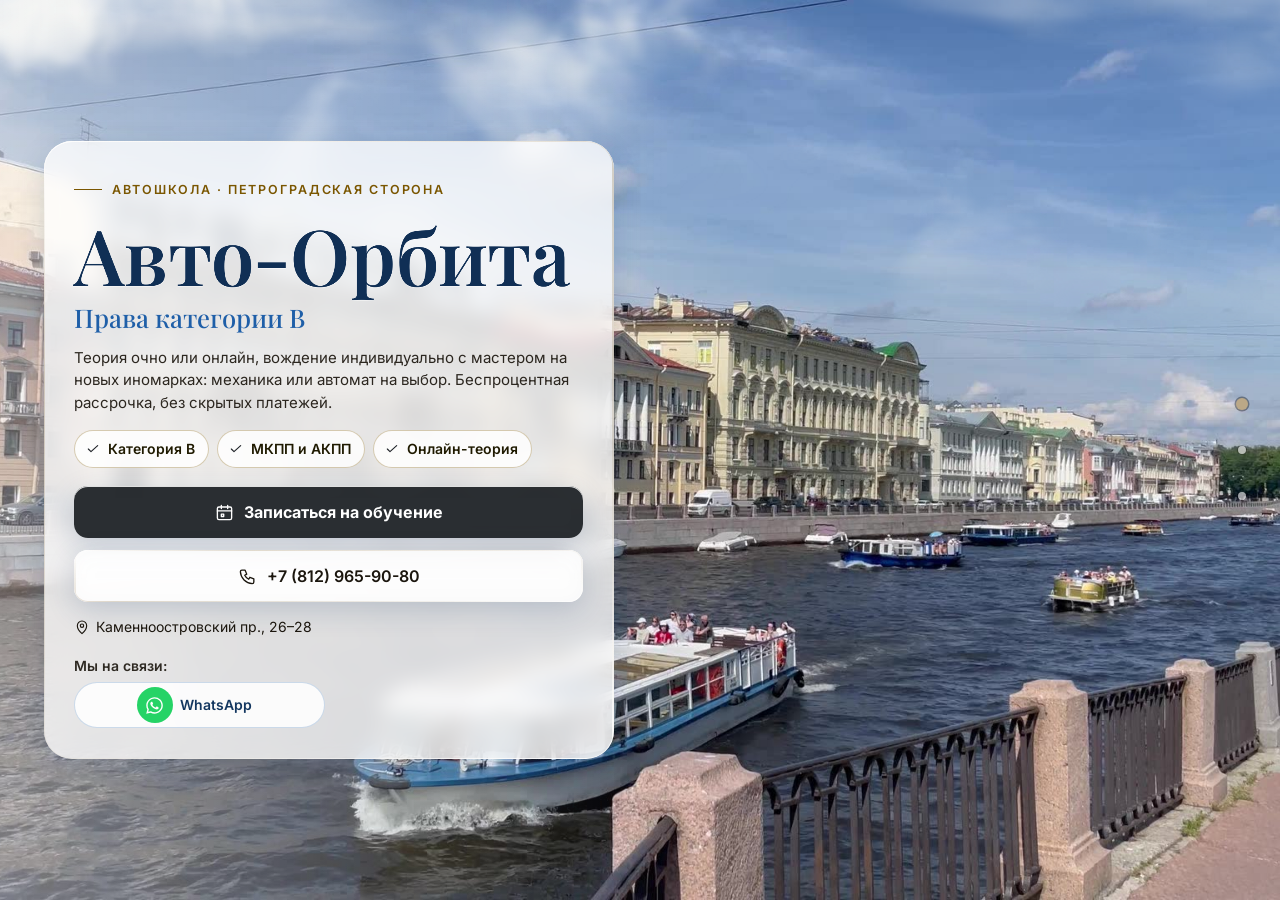
<file: index.html>
<!DOCTYPE html>
<html lang="ru" data-theme="light">
<head>
<meta charset="utf-8">
<meta name="viewport" content="width=device-width, initial-scale=1, viewport-fit=cover">
<title>Автошкола «Авто-Орбита» — права категории B на Петроградской стороне, Санкт-Петербург</title>
<meta name="description" content="Автошкола «Авто-Орбита»: категория B, теория очно или онлайн, вождение с мастером на новых иномарках, тарифы от 22 000 ₽, беспроцентная рассрочка. Каменноостровский пр., 26–28. Телефон +7 (812) 965-90-80.">
<meta name="robots" content="noindex, nofollow, noarchive">
<meta name="geo.region" content="RU-SPE">
<meta name="geo.placename" content="Санкт-Петербург">
<meta name="geo.position" content="59.8944504;30.4585142">
<meta name="ICBM" content="59.8944504, 30.4585142">
<meta property="og:type" content="website">
<meta property="og:locale" content="ru_RU">
<meta property="og:site_name" content="Автошкола «Авто-Орбита»">
<meta property="og:title" content="Автошкола «Авто-Орбита» — права категории B на Петроградской стороне, Санкт-Петербург">
<meta property="og:description" content="Автошкола «Авто-Орбита»: категория B, теория очно или онлайн, вождение с мастером на новых иномарках, тарифы от 22 000 ₽, беспроцентная рассрочка. Каменноостровский пр., 26–28. Телефон +7 (812) 965-90-80.">
<meta name="twitter:card" content="summary_large_image">
<meta name="twitter:title" content="Автошкола «Авто-Орбита» — права категории B на Петроградской стороне, Санкт-Петербург">
<meta name="twitter:description" content="Автошкола «Авто-Орбита»: категория B, теория очно или онлайн, вождение с мастером на новых иномарках, тарифы от 22 000 ₽, беспроцентная рассрочка. Каменноостровский пр., 26–28. Телефон +7 (812) 965-90-80.">
<meta name="theme-color" content="#fffbe6">
<link rel="icon" href="data:image/svg+xml,%3Csvg%20xmlns%3D%22http%3A//www.w3.org/2000/svg%22%20viewBox%3D%220%200%2064%2064%22%3E%3Crect%20width%3D%2264%22%20height%3D%2264%22%20rx%3D%2214%22%20fill%3D%22%231f5fa8%22/%3E%3Ccircle%20cx%3D%2232%22%20cy%3D%2232%22%20r%3D%2217%22%20fill%3D%22none%22%20stroke%3D%22%23fff%22%20stroke-width%3D%225%22/%3E%3Ccircle%20cx%3D%2232%22%20cy%3D%2232%22%20r%3D%225%22%20fill%3D%22%23ffc54d%22/%3E%3C/svg%3E">
<script>document.documentElement.classList.add('js');try{var _i=parseInt(localStorage.getItem('nb_fs2'),10),_f=[1,1.15,1.3,1.5][_i];if(_f)document.documentElement.style.setProperty('--fs',_f)}catch(e){}</script>
<style id="hero-timing">:root{--hero-d:1.2s}</style>
<link rel="preload" as="image" href="img/hero-poster.jpg" fetchpriority="high">
<!-- шрифты лежат внутри сайта: Google Fonts у российской аудитории режется -->
<style>
@font-face{font-family:'Inter';font-style:normal;font-weight:400;font-display:swap;src:url(assets/fonts/inter-400-cyrillic-ext.woff2) format('woff2');unicode-range:U+0460-052F, U+1C80-1C8A, U+20B4, U+2DE0-2DFF, U+A640-A69F, U+FE2E-FE2F}
@font-face{font-family:'Inter';font-style:normal;font-weight:400;font-display:swap;src:url(assets/fonts/inter-400-cyrillic.woff2) format('woff2');unicode-range:U+0301, U+0400-045F, U+0490-0491, U+04B0-04B1, U+2116}
@font-face{font-family:'Inter';font-style:normal;font-weight:400;font-display:swap;src:url(assets/fonts/inter-400-latin-ext.woff2) format('woff2');unicode-range:U+0100-02BA, U+02BD-02C5, U+02C7-02CC, U+02CE-02D7, U+02DD-02FF, U+0304, U+0308, U+0329, U+1D00-1DBF, U+1E00-1E9F, U+1EF2-1EFF, U+2020, U+20A0-20AB, U+20AD-20C0, U+2113, U+2C60-2C7F, U+A720-A7FF}
@font-face{font-family:'Inter';font-style:normal;font-weight:400;font-display:swap;src:url(assets/fonts/inter-400-latin.woff2) format('woff2');unicode-range:U+0000-00FF, U+0131, U+0152-0153, U+02BB-02BC, U+02C6, U+02DA, U+02DC, U+0304, U+0308, U+0329, U+2000-206F, U+20AC, U+2122, U+2191, U+2193, U+2212, U+2215, U+FEFF, U+FFFD}
@font-face{font-family:'Inter';font-style:normal;font-weight:500;font-display:swap;src:url(assets/fonts/inter-500-cyrillic-ext.woff2) format('woff2');unicode-range:U+0460-052F, U+1C80-1C8A, U+20B4, U+2DE0-2DFF, U+A640-A69F, U+FE2E-FE2F}
@font-face{font-family:'Inter';font-style:normal;font-weight:500;font-display:swap;src:url(assets/fonts/inter-500-cyrillic.woff2) format('woff2');unicode-range:U+0301, U+0400-045F, U+0490-0491, U+04B0-04B1, U+2116}
@font-face{font-family:'Inter';font-style:normal;font-weight:500;font-display:swap;src:url(assets/fonts/inter-500-latin-ext.woff2) format('woff2');unicode-range:U+0100-02BA, U+02BD-02C5, U+02C7-02CC, U+02CE-02D7, U+02DD-02FF, U+0304, U+0308, U+0329, U+1D00-1DBF, U+1E00-1E9F, U+1EF2-1EFF, U+2020, U+20A0-20AB, U+20AD-20C0, U+2113, U+2C60-2C7F, U+A720-A7FF}
@font-face{font-family:'Inter';font-style:normal;font-weight:500;font-display:swap;src:url(assets/fonts/inter-500-latin.woff2) format('woff2');unicode-range:U+0000-00FF, U+0131, U+0152-0153, U+02BB-02BC, U+02C6, U+02DA, U+02DC, U+0304, U+0308, U+0329, U+2000-206F, U+20AC, U+2122, U+2191, U+2193, U+2212, U+2215, U+FEFF, U+FFFD}
@font-face{font-family:'Inter';font-style:normal;font-weight:600;font-display:swap;src:url(assets/fonts/inter-600-cyrillic-ext.woff2) format('woff2');unicode-range:U+0460-052F, U+1C80-1C8A, U+20B4, U+2DE0-2DFF, U+A640-A69F, U+FE2E-FE2F}
@font-face{font-family:'Inter';font-style:normal;font-weight:600;font-display:swap;src:url(assets/fonts/inter-600-cyrillic.woff2) format('woff2');unicode-range:U+0301, U+0400-045F, U+0490-0491, U+04B0-04B1, U+2116}
@font-face{font-family:'Inter';font-style:normal;font-weight:600;font-display:swap;src:url(assets/fonts/inter-600-latin-ext.woff2) format('woff2');unicode-range:U+0100-02BA, U+02BD-02C5, U+02C7-02CC, U+02CE-02D7, U+02DD-02FF, U+0304, U+0308, U+0329, U+1D00-1DBF, U+1E00-1E9F, U+1EF2-1EFF, U+2020, U+20A0-20AB, U+20AD-20C0, U+2113, U+2C60-2C7F, U+A720-A7FF}
@font-face{font-family:'Inter';font-style:normal;font-weight:600;font-display:swap;src:url(assets/fonts/inter-600-latin.woff2) format('woff2');unicode-range:U+0000-00FF, U+0131, U+0152-0153, U+02BB-02BC, U+02C6, U+02DA, U+02DC, U+0304, U+0308, U+0329, U+2000-206F, U+20AC, U+2122, U+2191, U+2193, U+2212, U+2215, U+FEFF, U+FFFD}
@font-face{font-family:'Inter';font-style:normal;font-weight:700;font-display:swap;src:url(assets/fonts/inter-700-cyrillic-ext.woff2) format('woff2');unicode-range:U+0460-052F, U+1C80-1C8A, U+20B4, U+2DE0-2DFF, U+A640-A69F, U+FE2E-FE2F}
@font-face{font-family:'Inter';font-style:normal;font-weight:700;font-display:swap;src:url(assets/fonts/inter-700-cyrillic.woff2) format('woff2');unicode-range:U+0301, U+0400-045F, U+0490-0491, U+04B0-04B1, U+2116}
@font-face{font-family:'Inter';font-style:normal;font-weight:700;font-display:swap;src:url(assets/fonts/inter-700-latin-ext.woff2) format('woff2');unicode-range:U+0100-02BA, U+02BD-02C5, U+02C7-02CC, U+02CE-02D7, U+02DD-02FF, U+0304, U+0308, U+0329, U+1D00-1DBF, U+1E00-1E9F, U+1EF2-1EFF, U+2020, U+20A0-20AB, U+20AD-20C0, U+2113, U+2C60-2C7F, U+A720-A7FF}
@font-face{font-family:'Inter';font-style:normal;font-weight:700;font-display:swap;src:url(assets/fonts/inter-700-latin.woff2) format('woff2');unicode-range:U+0000-00FF, U+0131, U+0152-0153, U+02BB-02BC, U+02C6, U+02DA, U+02DC, U+0304, U+0308, U+0329, U+2000-206F, U+20AC, U+2122, U+2191, U+2193, U+2212, U+2215, U+FEFF, U+FFFD}
@font-face{font-family:'Playfair Display';font-style:normal;font-weight:500;font-display:swap;src:url(assets/fonts/playfair-display-500-cyrillic.woff2) format('woff2');unicode-range:U+0301, U+0400-045F, U+0490-0491, U+04B0-04B1, U+2116}
@font-face{font-family:'Playfair Display';font-style:normal;font-weight:500;font-display:swap;src:url(assets/fonts/playfair-display-500-latin-ext.woff2) format('woff2');unicode-range:U+0100-02BA, U+02BD-02C5, U+02C7-02CC, U+02CE-02D7, U+02DD-02FF, U+0304, U+0308, U+0329, U+1D00-1DBF, U+1E00-1E9F, U+1EF2-1EFF, U+2020, U+20A0-20AB, U+20AD-20C0, U+2113, U+2C60-2C7F, U+A720-A7FF}
@font-face{font-family:'Playfair Display';font-style:normal;font-weight:500;font-display:swap;src:url(assets/fonts/playfair-display-500-latin.woff2) format('woff2');unicode-range:U+0000-00FF, U+0131, U+0152-0153, U+02BB-02BC, U+02C6, U+02DA, U+02DC, U+0304, U+0308, U+0329, U+2000-206F, U+20AC, U+2122, U+2191, U+2193, U+2212, U+2215, U+FEFF, U+FFFD}
@font-face{font-family:'Playfair Display';font-style:normal;font-weight:600;font-display:swap;src:url(assets/fonts/playfair-display-600-cyrillic.woff2) format('woff2');unicode-range:U+0301, U+0400-045F, U+0490-0491, U+04B0-04B1, U+2116}
@font-face{font-family:'Playfair Display';font-style:normal;font-weight:600;font-display:swap;src:url(assets/fonts/playfair-display-600-latin-ext.woff2) format('woff2');unicode-range:U+0100-02BA, U+02BD-02C5, U+02C7-02CC, U+02CE-02D7, U+02DD-02FF, U+0304, U+0308, U+0329, U+1D00-1DBF, U+1E00-1E9F, U+1EF2-1EFF, U+2020, U+20A0-20AB, U+20AD-20C0, U+2113, U+2C60-2C7F, U+A720-A7FF}
@font-face{font-family:'Playfair Display';font-style:normal;font-weight:600;font-display:swap;src:url(assets/fonts/playfair-display-600-latin.woff2) format('woff2');unicode-range:U+0000-00FF, U+0131, U+0152-0153, U+02BB-02BC, U+02C6, U+02DA, U+02DC, U+0304, U+0308, U+0329, U+2000-206F, U+20AC, U+2122, U+2191, U+2193, U+2212, U+2215, U+FEFF, U+FFFD}
/* ===== Notary site — generator stylesheet (light warm base, dark theme by toggle) ===== */
:root{
  --p100:#665230; --p90:#97825e; --p80:#bba887; --p70:#c2b9a9; --p50:#dad5ce; --p40:#e0dedb;
  --p30:#eeece9; --p20:#f1f1f0; --p10:#f8f8f8; --n100:#0e0f11; --n90:#3c404b; --n10:#fff;

  --bg:var(--p10); --bg2:var(--p20); --bg3:var(--p30); --card:var(--n10); --text:var(--n100); --muted:var(--n90);
  --line:var(--p50); --line2:var(--p40); --accent:var(--p90); --accent-d:var(--p100); --accent-l:var(--p80); --accent-soft:var(--p30);
  --on-accent:#fff; --shadow:0 1px 10px rgba(51,51,51,.10); --shadow-lg:0 12px 40px rgba(30,24,10,.14);
  --hero-ov1:rgba(14,15,17,.72); --hero-ov2:rgba(14,15,17,.30); --sec-ov:rgba(248,248,248,.72);
  --ok:#2e8b57; --bad:#b4453b;
  /* те же цвета составляющими: rgba() понимают все браузеры, color-mix() — нет */
  --bg-rgb:248,248,248; --card-rgb:255,255,255; --accent-rgb:151,130,94; --ok-rgb:46,139,87;

  --zc:var(--fs); --fs:1; --vwu:calc(1vw / var(--fs)); --vhu:calc(1vh / var(--fs));   /* масштаб текста (А−/А+) и «честные» vw/vh под ним */
  --hdr-h:68px; --bar-h:70px; --vh:calc(100*var(--vhu)); --gap:24px; --radius:14px; --radius-s:10px;
  --font:"Inter",Tahoma,Arial,sans-serif; --serif:"Playfair Display",Georgia,"Times New Roman",serif;
  --ease:cubic-bezier(.65,.05,.36,1); --speed:520ms;
}
html[data-theme="dark"]{
  --bg:#17150f; --bg2:#1d1a13; --bg3:#252117; --card:#221e15; --text:#f1ebdf; --muted:#b9ae98;
  --line:#3a3325; --line2:#2f2a1e; --accent:#c9b17f; --accent-d:#e0cf9f; --accent-l:#8d7b58; --accent-soft:#2a251a;
  --on-accent:#17150f; --shadow:0 1px 12px rgba(0,0,0,.45); --shadow-lg:0 14px 40px rgba(0,0,0,.55);
  --hero-ov1:rgba(10,9,6,.80); --hero-ov2:rgba(10,9,6,.40); --sec-ov:rgba(16,15,12,.76);
  --bg-rgb:23,21,15; --card-rgb:34,30,21; --accent-rgb:201,177,127;
}

*,*::before,*::after{box-sizing:border-box}
/* А−/А+: весь сайт — шапка, плашки, меню, формы, окна — растёт пропорционально, как при увеличении масштаба в браузере */
html{-webkit-text-size-adjust:100%;scroll-behavior:auto;zoom:var(--fs,1)}
html,body{height:100%;margin:0;overflow:hidden;background:var(--bg);color:var(--text);
  font-family:var(--font);font-size:16px;line-height:1.55;-webkit-font-smoothing:antialiased}
body{overscroll-behavior:none;position:relative}
a{color:inherit;text-decoration:none}
img{display:block;max-width:100%}
button{font:inherit;color:inherit;background:none;border:0;padding:0;cursor:pointer}
input,select,textarea{font:inherit;color:inherit}
h1,h2,h3,h4,p{margin:0}
ul{margin:0;padding:0;list-style:none}
svg{display:block}
.ico{width:22px;height:22px;stroke:currentColor;fill:none;stroke-width:1.7;stroke-linecap:round;stroke-linejoin:round;flex:none}
.vh{position:absolute!important;width:1px;height:1px;overflow:hidden;clip:rect(0 0 0 0);white-space:nowrap}

/* ---------- typography helpers ---------- */
.kicker{display:inline-flex;align-items:center;gap:10px;font-size:13px;font-weight:600;letter-spacing:.14em;text-transform:uppercase;color:var(--accent)}
.kicker::before{content:"";width:28px;height:1px;background:var(--accent)}
.h2{font-size:clamp(26px,calc(3.2*var(--vwu,1vw)),40px);font-weight:600;letter-spacing:-.02em;line-height:1.12;margin-top:10px}
.lead{color:var(--muted);font-size:17px;max-width:640px;margin-top:12px}
.sec-head{margin-bottom:28px}
#contacts .sec-head{margin-bottom:18px}

/* ---------- buttons ---------- */
.btn{display:inline-flex;align-items:center;justify-content:center;gap:10px;min-height:48px;padding:0 22px;border-radius:999px;
  font-weight:600;font-size:15px;line-height:1;border:1.5px solid transparent;transition:background .25s,color .25s,border-color .25s,transform .2s,box-shadow .25s;white-space:nowrap}
.btn:active{transform:translateY(1px)}
.btn-primary{background:var(--accent-d);color:var(--on-accent);border-color:var(--accent-d)}
.btn-primary:hover{background:var(--accent);border-color:var(--accent);color:#fff}
html[data-theme="dark"] .btn-primary:hover{color:#17150f}
.btn-ghost{border-color:var(--line);color:var(--text);background:var(--card)}
.btn-ghost:hover{border-color:var(--accent);color:var(--accent-d)}
.btn-light{background:rgba(255,255,255,.14);color:#fff;border-color:rgba(255,255,255,.55);backdrop-filter:blur(6px)}
.btn-light:hover{background:#fff;color:var(--n100)}
.btn-white{background:#fff;color:var(--n100);border-color:#fff}
.btn-white:hover{background:var(--p30);border-color:var(--p30)}
.btn .ico{width:18px;height:18px}
.btn-sm{min-height:44px;padding:0 16px;font-size:14px}

/* ---------- header ---------- */
.hdr{position:fixed;top:0;left:0;right:0;height:var(--hdr-h);z-index:200;display:flex;align-items:center;
  zoom:calc(1 / var(--zc,1)); --vwu:1vw; --vhu:1vh;   /* А−/А+ шапку не трогают: она всегда как при 100 % (страница в zoom, шапка — встречный zoom) */
  background:rgba(var(--bg-rgb),.88);backdrop-filter:blur(12px);-webkit-backdrop-filter:blur(12px);
  border-bottom:1px solid var(--line2);transition:background .3s}
.hdr-in{width:100%;max-width:1280px;margin:0 auto;padding:0 28px;display:flex;align-items:center;gap:24px}
.brand{display:flex;align-items:center;gap:12px;min-width:0;min-height:44px}
.mono-img{object-fit:contain;background:#fff;padding:2px;box-sizing:border-box}
.mono{width:42px;height:42px;border-radius:12px;background:var(--accent-d);color:var(--on-accent);display:grid;place-items:center;
  font-family:var(--serif);font-size:20px;font-weight:600;flex:none;letter-spacing:.02em}
.brand-t{display:flex;flex-direction:column;line-height:1.15;min-width:0}
.brand-n{font-weight:600;font-size:15px;white-space:nowrap;overflow:hidden;text-overflow:ellipsis}
.brand-s{font-size:13px;color:var(--muted);white-space:nowrap;overflow:hidden;text-overflow:ellipsis}
.nav{display:flex;align-items:center;gap:4px;margin-left:auto}
.nav > li{position:relative}
.nav-a{display:inline-flex;align-items:center;gap:6px;min-height:44px;padding:10px 12px;border-radius:8px;font-size:14px;font-weight:500;color:var(--text);opacity:.8;transition:opacity .2s,background .2s}
.nav-a:hover,.nav-a.cur,.nav > li.open > .nav-a{opacity:1;background:var(--bg3)}
.nav-a .chev{width:14px;height:14px;transition:transform .25s}
.nav > li.open > .nav-a .chev{transform:rotate(180deg)}
.hdr-tools{display:flex;align-items:center;gap:6px;margin-left:8px}
.tool{width:44px;height:44px;border-radius:10px;display:grid;place-items:center;color:var(--text);opacity:.8;transition:background .2s,opacity .2s}
.tool:hover{background:var(--bg3);opacity:1}
.tool .ico{width:20px;height:20px}
.tool-lang{width:auto;padding:0 10px;gap:6px;font-size:13px;font-weight:600;letter-spacing:.04em;display:flex;align-items:center}
.lang-wrap{position:relative}
.lang-dd{position:absolute;right:0;top:calc(100% + 8px);background:var(--card);border:1px solid var(--line);border-radius:12px;box-shadow:var(--shadow-lg);
  padding:6px;min-width:190px;display:none;z-index:210}
.lang-wrap.open .lang-dd{display:block}
.lang-dd button,.lang-dd a{display:flex;width:100%;align-items:center;gap:10px;min-height:44px;padding:9px 12px;border-radius:8px;font-size:14px;text-align:left}
.lang-dd button:hover,.lang-dd a:hover{background:var(--bg3)}
.lang-dd button.cur,.lang-dd a.cur{color:var(--accent-d);font-weight:600}
.lang-dd b{font-size:13px;letter-spacing:.08em;width:26px;color:var(--muted)}
.hdr-book{margin-left:4px}
.burger{display:none}
.moon,.sun{display:none}
html[data-theme="dark"] .sun{display:block}
html:not([data-theme="dark"]) .moon{display:block}

/* mega menu */
.mega{position:absolute;left:50%;top:calc(100% + 10px);transform:translateX(-50%);width:min(980px,calc(calc(100*var(--vwu,1vw)) - 40px));
  background:var(--card);border:1px solid var(--line);border-radius:16px;box-shadow:var(--shadow-lg);padding:20px;display:none;z-index:210}
.nav > li.open > .mega{display:block}
.mega-head{display:flex;justify-content:space-between;align-items:baseline;gap:16px;padding:0 6px 14px;border-bottom:1px solid var(--line2);margin-bottom:12px}
.mega-head b{font-size:14px}
.mega-head span{font-size:13px;color:var(--muted)}
.mega-grid{display:grid;grid-template-columns:repeat(2,1fr);gap:4px}
.mega-it{display:flex;gap:12px;align-items:flex-start;padding:10px 12px;border-radius:10px;text-align:left;width:100%;transition:background .2s}
.mega-it:hover{background:var(--bg3)}
.mega-it .cic{width:38px;height:38px;border-radius:10px;background:var(--accent-soft);color:var(--accent-d);display:grid;place-items:center;flex:none}
.mega-it .cic .ico{width:20px;height:20px}
.mega-it b{display:block;font-size:14px;font-weight:600}
.mega-it small{display:block;font-size:13px;color:var(--muted);line-height:1.35;margin-top:2px}
.mega-it em{font-style:normal;font-size:13px;color:var(--accent);margin-top:3px;display:block}

/* mobile menu */
.mmenu{position:fixed;top:calc(var(--hdr-h) / var(--zc,1));left:0;right:0;bottom:var(--bar-h);z-index:190;background:var(--bg);overflow-y:auto;padding:14px 18px 30px;display:none}
.mmenu.open{display:block}
.mmenu a,.mmenu .macc > button{display:flex;align-items:center;justify-content:space-between;width:100%;padding:14px 6px;border-bottom:1px solid var(--line2);font-size:17px;font-weight:500;text-align:left}
.mmenu .macc > button .chev{width:18px;height:18px;transition:transform .25s}
.mmenu .macc.open > button .chev{transform:rotate(180deg)}
.mmenu .macc-list{display:none;padding:4px 0 8px}
.mmenu .macc.open .macc-list{display:block}
.mmenu .macc-list button{display:flex;align-items:center;gap:12px;width:100%;padding:11px 8px;border-radius:10px;text-align:left;font-size:15px}
.mmenu .macc-list button:hover{background:var(--bg3)}
.mmenu .macc-list .cic{width:32px;height:32px;border-radius:8px;background:var(--accent-soft);color:var(--accent-d);display:grid;place-items:center;flex:none}
.mmenu .macc-list .cic .ico{width:17px;height:17px}
.mmenu-foot{display:flex;flex-wrap:wrap;gap:8px;margin-top:18px}
.mmenu-foot .btn{flex:1}

/* ---------- full-page scroller ---------- */
.fp{position:relative;width:100%;height:var(--vh);overflow:hidden}
.fp-track{will-change:transform;transition:transform var(--speed) var(--ease)}
.fp-track.no-anim{transition:none}
.sec{position:relative;height:var(--vh);width:100%;overflow:hidden}
.sec-scroll{height:100%;overflow-y:auto;overflow-x:hidden;display:flex;flex-direction:column;
  padding:calc(var(--hdr-h) / var(--zc,1) + 20px) 28px calc(var(--bar-h) + 96px);-webkit-overflow-scrolling:touch;scrollbar-width:thin;scrollbar-color:var(--line) transparent}
.wrap{margin:auto;width:100%;max-width:1180px}
.sec-alt{background:var(--bg2)}

/* reveal animation */
.rv{opacity:0;transform:translateY(18px);transition:opacity .7s ease,transform .7s ease;transition-delay:calc(var(--i,0) * 90ms)}
.sec.active .rv{opacity:1;transform:none}

/* side dots */
.dots{position:fixed;right:16px;top:50%;transform:translateY(-50%);z-index:150;display:flex;flex-direction:column;gap:2px}
.dots button{position:relative;width:44px;height:44px;display:grid;place-items:center}
.dots button::after{content:"";width:8px;height:8px;border-radius:50%;background:var(--muted);opacity:.45;transition:transform .25s,opacity .25s,background .25s}
.dots button:hover::after{opacity:.9}
.dots button.cur::after{background:var(--accent);opacity:1;transform:scale(1.5)}
.dots button span{position:absolute;right:32px;top:50%;transform:translateY(-50%) translateX(6px);background:var(--n100);color:#fff;font-size:13px;
  padding:5px 10px;border-radius:6px;white-space:nowrap;opacity:0;pointer-events:none;transition:opacity .2s,transform .2s}
.dots button:hover span{opacity:1;transform:translateY(-50%)}
.sec-hero ~ .dots{color:#fff}
body[data-sec="0"] .dots button::after{background:#fff}
body[data-sec="0"] .dots button.cur::after{background:var(--p80)}

.sec:not(.sec-hero) .sec-scroll{position:relative;z-index:1}

.status{display:inline-flex;align-items:center;gap:8px;padding:8px 14px 8px 10px;border-radius:999px;background:rgba(255,255,255,.12);border:1px solid rgba(255,255,255,.28);font-size:13px;backdrop-filter:blur(6px)}
.status i{width:9px;height:9px;border-radius:50%;background:#7bd389;box-shadow:0 0 0 3px rgba(123,211,137,.28)}
.status.closed i{background:#f08a7e;box-shadow:0 0 0 3px rgba(240,138,126,.28)}
.status.soon i{background:#f0c674;box-shadow:0 0 0 3px rgba(240,198,116,.28)}
.status span{opacity:.85}
.addr-link{display:inline-flex;align-items:center;gap:6px;border-bottom:1px solid currentColor;padding:13px 0 14px;margin:-13px 0 -14px;transition:color .2s}
.addr-link:hover{color:var(--accent)}
.addr-link .ico{width:16px;height:16px}

/* ---------- services ---------- */
.svc-grid{display:grid;grid-template-columns:repeat(5,1fr);gap:14px}
.svc{display:flex;flex-direction:column;align-items:flex-start;gap:10px;padding:18px 16px 16px;border-radius:var(--radius);background:var(--card);border:1px solid var(--line2);
  text-align:left;min-height:170px;transition:transform .25s,box-shadow .25s,border-color .25s;position:relative}
.svc:hover{transform:translateY(-3px);box-shadow:var(--shadow-lg);border-color:var(--accent-l)}
.svc .cic{width:44px;height:44px;border-radius:12px;background:var(--accent-soft);color:var(--accent-d);display:grid;place-items:center}
.svc b{font-size:15px;font-weight:600;line-height:1.3}
.svc small{font-size:13px;color:var(--muted);line-height:1.35}
.svc em{font-style:normal;font-size:13px;color:var(--accent);margin-top:auto;padding-top:6px;display:inline-flex;align-items:center;gap:4px}
.svc em .ico{width:12px;height:12px}

/* ---------- about ---------- */
.about{display:grid;grid-template-columns:1.15fr .85fr;gap:48px;align-items:start}
.about-txt p{color:var(--muted);margin-top:14px;font-size:16px}
.about-txt p:first-of-type{color:var(--text)}
.quote{margin-top:22px;padding:16px 20px;border-left:3px solid var(--accent);background:var(--card);border-radius:0 12px 12px 0;font-family:var(--serif);font-size:18px;line-height:1.45;color:var(--text)}
.creds{display:grid;gap:10px}
.cred{display:flex;gap:14px;align-items:center;padding:14px 16px;border-radius:12px;background:var(--card);border:1px solid var(--line2)}
.cred .cic{width:40px;height:40px;border-radius:10px;background:var(--accent-soft);color:var(--accent-d);display:grid;place-items:center;flex:none}
.cred .cic .ico{width:20px;height:20px}
.cred small{display:block;font-size:13px;color:var(--muted);text-transform:uppercase;letter-spacing:.06em}
.cred b{display:block;font-size:15px;font-weight:600;line-height:1.3}
.chips{display:flex;flex-wrap:wrap;gap:8px;margin-top:16px}
.chips li{padding:8px 14px;border-radius:999px;border:1px solid var(--accent-l);color:var(--accent-d);font-size:13.5px;font-weight:500;background:var(--card)}
.strong-lbl{margin-top:22px;font-size:13px;text-transform:uppercase;letter-spacing:.1em;color:var(--muted)}

/* ---------- how ---------- */
.steps{display:grid;grid-template-columns:repeat(5,1fr);gap:16px;position:relative;margin-top:14px}
.steps::before{content:"";position:absolute;left:8%;right:8%;top:30px;height:1px;background:var(--line)}
.step{position:relative;padding:0 8px}
.step-n{width:60px;height:60px;border-radius:50%;background:var(--card);border:1.5px solid var(--accent-l);color:var(--accent-d);display:grid;place-items:center;
  font-family:var(--serif);font-size:24px;font-weight:600;position:relative;z-index:1;transition:background .4s,color .4s}
.sec.active .step-n{animation:pop .6s var(--ease) both;animation-delay:calc(var(--i) * 140ms + 150ms)}
@keyframes pop{0%{transform:scale(.6);opacity:0}60%{transform:scale(1.08);opacity:1}100%{transform:scale(1)}}
.step b{display:block;margin-top:16px;font-size:17px;font-weight:600}
.step p{color:var(--muted);font-size:14.5px;margin-top:6px}

/* ---------- reviews ---------- */
.reviews{display:grid;grid-template-columns:300px 1fr;gap:28px;align-items:start}
.rsum{background:var(--card);border:1px solid var(--line2);border-radius:var(--radius);padding:26px 24px;text-align:center}
.rsum .big{font-family:var(--serif);font-size:64px;line-height:1;font-weight:500;color:var(--accent-d)}
.stars{display:inline-flex;gap:3px;--fill:100%}
.stars svg{width:20px;height:20px}
.stars .st{fill:var(--line);stroke:none}
.stars .st.on{fill:#e7b73b}
.stars .st.half{fill:url(#halfgrad)}
.rsum .stars{margin-top:8px}
.rsum p{color:var(--muted);font-size:13.5px;margin-top:10px;line-height:1.4}
.rsum .btn{margin-top:16px;width:100%}
.rsum .gis{display:block;margin:10px 0 -14px;padding:14px 0;font-size:13px;color:var(--accent-d);text-decoration:underline;text-underline-offset:3px}
.rgrid{display:grid;grid-template-columns:repeat(2,1fr);gap:14px}
.rev{background:var(--card);border:1px solid var(--line2);border-radius:var(--radius);padding:20px;display:flex;flex-direction:column;gap:10px}
.rev .stars svg{width:15px;height:15px}
.rev p{font-size:14.5px;line-height:1.5;flex:1}
.rev p::before{content:"“";font-family:var(--serif);color:var(--accent);font-size:22px;line-height:0;margin-right:4px;vertical-align:-6px}
.rev-meta{display:flex;flex-wrap:wrap;justify-content:space-between;gap:4px 10px;align-items:baseline;font-size:13px;color:var(--muted)}
.rev-meta b{color:var(--text);font-weight:600}
.rev-src{display:inline-flex;align-items:center;gap:5px;white-space:nowrap;margin-left:auto}
.rev-src i{width:6px;height:6px;border-radius:50%;background:var(--accent)}
.rev-sample{color:var(--muted);font-style:italic;opacity:.85}
.rev-real{color:var(--accent-d);font-weight:600}
.rev-real i{background:var(--ok)}
.rev-is-real{border-color:var(--accent-l)}
.demo-note{margin-top:14px;max-width:760px;font-size:13.5px;line-height:1.45;color:var(--muted);background:var(--accent-soft);
  border-left:3px solid var(--accent);border-radius:0 8px 8px 0;padding:8px 12px}
.rnote{margin-top:14px;font-size:13px;color:var(--muted)}

/* ---------- faq ---------- */
.faq{display:grid;grid-template-columns:1fr 1fr;gap:0 32px;align-items:start}
.faq-col{display:flex;flex-direction:column}
.fq{border-bottom:1px solid var(--line)}
.fq > button{display:flex;width:100%;align-items:center;justify-content:space-between;gap:16px;min-height:44px;padding:16px 4px;text-align:left;font-weight:600;font-size:15.5px;line-height:1.35}
.fq > button .pl{width:26px;height:26px;border-radius:50%;border:1px solid var(--line);display:grid;place-items:center;flex:none;color:var(--accent-d);transition:transform .3s,background .3s}
.fq > button .pl .ico{width:14px;height:14px}
.fq.open > button .pl{transform:rotate(45deg);background:var(--accent-soft)}
.fq-a{display:grid;grid-template-rows:0fr;transition:grid-template-rows .35s var(--ease)}
.fq.open .fq-a{grid-template-rows:1fr}
.fq-a > div{overflow:hidden}
.fq-a p{color:var(--muted);font-size:14.5px;padding:0 4px 16px;line-height:1.55}
.fq-a .faq-note{font-size:13px;color:var(--accent-d);padding-bottom:6px}
.fq-a .faq-note:empty{display:none}

/* ---------- contacts ---------- */
.contacts{display:grid;grid-template-columns:1fr 1.05fr 1fr;gap:18px;align-items:stretch}
.contacts .cbox{padding:16px 18px}
.cbox{background:var(--card);border:1px solid var(--line2);border-radius:var(--radius);padding:20px}
.cl{display:grid;gap:12px}
.cl li{display:flex;gap:12px;align-items:flex-start}
.cl .cic{width:36px;height:36px;border-radius:10px;background:var(--accent-soft);color:var(--accent-d);display:grid;place-items:center;flex:none}
.cl .cic .ico{width:18px;height:18px}
.cl small{display:block;font-size:13px;color:var(--muted);text-transform:uppercase;letter-spacing:.06em}
.cl b{display:block;font-weight:500;font-size:15px;line-height:1.4}
.cl a.tel,.cl a.mail{display:block;padding:14px 0;margin:-14px 0}
.cl a.tel:hover,.cl a.mail:hover{color:var(--accent-d)}
.hours-link{display:inline-block;font-size:13px;color:var(--accent-d);text-decoration:underline;text-underline-offset:3px;padding:14px 0;margin:-14px 0}
.cl .msgs{display:flex;gap:8px;margin-top:4px;flex-wrap:wrap}
.cl .msgs a{display:inline-flex;align-items:center;gap:6px;padding:6px 10px;border-radius:8px;border:1px solid var(--line);font-size:13px;min-height:44px}
.cl .msgs a .ico{width:16px;height:16px}
.mapbox{display:flex;flex-direction:column;gap:12px;padding:12px}
.map{flex:1;min-height:280px;border-radius:10px;overflow:hidden;border:1px solid var(--line);background:var(--bg3);position:relative}
.map iframe{width:100%;height:100%;border:0;position:absolute;inset:0}
.map-actions{display:flex;gap:8px;flex-wrap:wrap}
.map-actions .btn{flex:1;min-height:44px;font-size:14px;padding:0 12px}

/* form */
.form h3{font-size:19px;font-weight:600}
.form .fdesc{color:var(--muted);font-size:13.5px;margin-top:6px}
.fg{display:grid;gap:8px;margin-top:12px}
.f2{display:grid;grid-template-columns:1fr 1fr;gap:10px}
.fld{display:flex;flex-direction:column;gap:4px}
.fld label{font-size:13px;color:var(--muted);font-weight:500}
.fld input,.fld select,.fld textarea{width:100%;background:var(--bg);border:1px solid var(--line);border-radius:10px;padding:8px 12px;font-size:14px;transition:border-color .2s,box-shadow .2s;min-height:44px}
.fld textarea{min-height:48px;resize:vertical}
.fld input:focus,.fld select:focus,.fld textarea:focus{outline:0;border-color:var(--accent);box-shadow:0 0 0 3px rgba(var(--accent-rgb),.22)}
.fld.err input,.fld.err select{border-color:var(--bad)}
.ferr{font-size:13px;color:var(--bad);display:none}
.fld.err .ferr{display:block}
.fnote{font-size:13px;color:var(--muted);margin-top:8px;line-height:1.4}
.fok{display:none;margin-top:10px;padding:10px 12px;border-radius:10px;background:rgba(var(--ok-rgb),.12);color:var(--ok);font-size:13.5px}
.fok.show{display:block}

.foot{margin-top:18px;padding-top:12px;padding-left:250px;flex-wrap:nowrap;align-items:flex-start;border-top:1px solid var(--line2);display:flex;justify-content:space-between;gap:16px;flex-wrap:wrap;font-size:13px;color:var(--muted)}
.foot p{max-width:none}
.foot .fl{white-space:nowrap;flex:none}
.foot .fl a{margin-left:14px;padding:14px 0;margin-top:-14px;margin-bottom:-14px;display:inline-block;min-width:44px;text-align:center;text-decoration:underline;text-underline-offset:3px}

/* ---------- bottom bar ---------- */
.bar{position:fixed;inset:auto 0 0;z-index:300;background:var(--card);box-shadow:0 -1px 10px rgba(51,51,51,.1);border-top:1px solid var(--line2);
  padding:6px 0;padding-bottom:calc(6px + env(safe-area-inset-bottom,0px))}
.bar-in{display:flex;justify-content:space-around;align-items:center;max-width:1080px;margin:0 auto}
.bi{display:flex;flex-direction:column;align-items:center;gap:5px;padding:8px 24px;border-radius:10px;font-size:13.5px;line-height:1;color:var(--text);opacity:.65;
  transition:opacity .3s,background .3s,color .3s;flex:1;max-width:190px;min-width:0}
.bi span{white-space:nowrap;max-width:100%;overflow:hidden;text-overflow:ellipsis}
.bi .ico{width:24px;height:24px}
.bi:hover{opacity:1;background:var(--bg3)}
.bi.cur{opacity:1;color:var(--accent-d)}


/* ---------- modals ---------- */
.modal{position:fixed;inset:0;z-index:400;background:rgba(14,15,17,.62);display:none;align-items:center;justify-content:center;padding:20px}
.modal.open{display:flex}
.mbox{background:var(--card);color:var(--text);border-radius:18px;width:100%;max-width:560px;max-height:min(calc(86*var(--vhu,1vh)),860px);overflow:auto;padding:26px 26px 22px;position:relative;box-shadow:var(--shadow-lg);
  animation:mup .3s var(--ease)}
@keyframes mup{from{opacity:0;transform:translateY(16px) scale(.98)}to{opacity:1;transform:none}}
.mbox-lg{max-width:760px}
.mclose{position:absolute;top:12px;right:12px;width:44px;height:44px;border-radius:50%;display:grid;place-items:center;color:var(--muted)}
.mclose:hover{background:var(--bg3);color:var(--text)}
.mbox h3{font-size:22px;font-weight:600;padding-right:36px}
.mbox .msub{color:var(--muted);font-size:14px;margin-top:4px}
.hours-t{width:100%;border-collapse:collapse;margin-top:16px;font-size:15px}
.hours-t td{padding:9px 6px;border-bottom:1px solid var(--line2)}
.hours-t td:last-child{text-align:right;font-weight:500;white-space:nowrap}
.hours-t tr.today td{color:var(--accent-d);font-weight:600}
.hours-t tr.today td:first-child::after{content:" · " attr(data-today);font-weight:400;font-size:13px;color:var(--muted)}
.hours-t tr.off td:last-child{color:var(--muted);font-weight:400}
.mnote{margin-top:14px;padding:12px 14px;border-radius:10px;background:var(--bg2);font-size:13.5px;color:var(--muted)}
.mnote b{display:block;color:var(--text);margin-bottom:3px;font-size:13px}
.mcontacts{display:flex;flex-wrap:wrap;gap:8px;margin-top:14px}
.mcontacts a{display:inline-flex;align-items:center;gap:7px;min-height:44px;padding:9px 13px;border-radius:10px;border:1px solid var(--line);font-size:13.5px}
.mcontacts a .ico{width:16px;height:16px}
.mcontacts a:hover{border-color:var(--accent)}
/* способы записи: позвонить, написать на почту, заказать обратный звонок */
.bk-opts{display:grid;gap:10px;margin-top:14px}
.bk-opt{display:flex;align-items:center;gap:14px;min-height:60px;padding:10px 16px;border-radius:14px;border:1px solid var(--line);background:var(--bg3);color:var(--text);font-size:16px;font-weight:600;text-align:left;text-decoration:none;transition:border-color .2s,background .2s}
.bk-opt:hover{border-color:var(--accent);background:var(--accent-soft)}
.bk-opt .ico{width:24px;height:24px;color:var(--accent-d);flex:none}
.bk-opt small{display:block;font-weight:400;font-size:13px;color:var(--muted);margin-top:1px}
.mbox-book{max-width:440px}
/* оплата значками, подпись у общего телефона */
.pay-pills{display:flex;flex-wrap:wrap;gap:6px;margin-top:5px}
.pay-pill{display:inline-flex;align-items:center;gap:6px;padding:4px 11px 4px 9px;border-radius:999px;border:1px solid var(--line);background:var(--bg3);font-size:13px;font-weight:600;line-height:1.3;white-space:nowrap}
.pay-pill .ico{width:15px;height:15px;color:var(--accent-d)}
.pay-pill.pay-logo{background:#fff;border-color:rgba(0,0,0,.12);padding:3px 11px;min-height:28px}
.pay-pill.pay-logo img{display:block;height:17px;width:auto}
.pay-pill.pay-logo img[src$="sbp.svg"]{height:20px}

.brand-t{display:flex;flex-direction:column;justify-content:center;gap:2px;line-height:1.1;min-width:0}
.brand-s{display:block;font-size:10.5px;font-weight:600;letter-spacing:.16em;text-transform:uppercase;color:var(--muted);white-space:nowrap;overflow:visible;text-overflow:clip}
.brand-n{font-size:16px;font-weight:600;white-space:nowrap;overflow:visible;text-overflow:clip}
.nav-a{white-space:nowrap}
#navServices{position:static}
.mega{max-height:calc(calc(100*var(--vhu,1vh)) - var(--hdr-h) - 24px);overflow-y:auto;top:calc(100% + 6px);width:min(980px,calc(calc(100*var(--vwu,1vw)) - 32px))}
@media screen and (max-width:760px){.mega-grid{grid-template-columns:1fr}}
@media screen and (max-width:479px){.brand-t{display:flex}.brand-s{font-size:9px;letter-spacing:.14em}.brand-n{font-size:12.5px;white-space:normal;line-height:1.12}}
.bk-inline{grid-template-columns:repeat(3,1fr);gap:8px}
.bk-inline .bk-opt{flex-direction:column;justify-content:center;gap:5px;min-height:76px;padding:9px 6px;font-size:13.5px;text-align:center;line-height:1.2}
.bk-inline .bk-opt .ico{width:22px;height:22px}
.bk-inline .bk-opt small{display:none}
/* services modal */
.svc-list{margin-top:16px;display:grid;grid-template-columns:1fr 1fr;gap:6px}
.svc-list button{display:flex;gap:10px;align-items:center;width:100%;min-height:44px;text-align:left;padding:10px 12px;border-radius:10px;font-size:14px;line-height:1.35;border:1px solid var(--line2);background:var(--bg)}
.svc-list button:hover{border-color:var(--accent);background:var(--accent-soft)}
.svc-list button .ico{width:16px;height:16px;color:var(--accent);margin-top:2px}
.mhint{font-size:13px;color:var(--muted);margin-top:12px}
.mhead{display:flex;gap:14px;align-items:center;padding-right:36px}
.mhead .cic{width:48px;height:48px;border-radius:12px;background:var(--accent-soft);color:var(--accent-d);display:grid;place-items:center;flex:none}

/* ---------- responsive ---------- */
@media (max-width:1200px){
  .svc-grid{grid-template-columns:repeat(5,1fr)}
  .svc{min-height:160px;padding:14px}
  .svc small{display:none}
}
@media screen and (max-width:991px){
  :root{--hdr-h:62px}
  .nav,.hdr-book{display:none}
  .burger{display:grid}
  .hdr-in{padding:0 18px;gap:12px}
}
@media (max-width:991px){
  :root{--bar-h:64px}
  .sec-scroll{padding:calc(var(--hdr-h) / var(--zc,1) + 16px) 22px calc(var(--bar-h) + 96px)}
  .dots{right:8px;gap:8px}
  .dots button span{display:none}
  .svc-grid{grid-template-columns:repeat(3,1fr);gap:10px}
  .svc{min-height:0}
  .about{grid-template-columns:1fr;gap:22px}
  .steps{grid-template-columns:repeat(5,1fr);gap:10px}
  .step-n{width:48px;height:48px;font-size:20px}
  .step b{font-size:15px}.step p{font-size:13px}
  .reviews{grid-template-columns:1fr;gap:16px}
  .rsum{display:flex;align-items:center;gap:18px;text-align:left;padding:16px 18px}
  .rsum .big{font-size:44px}.rsum .stars{margin:0}.rsum p{margin:0;flex:1}.rsum .btn{margin:0;width:auto}.rsum .gis{display:none}
  .faq{grid-template-columns:1fr;gap:0}
  .contacts{grid-template-columns:1fr 1fr}
  .foot{padding-left:0}
  .contacts .form{grid-column:1 / -1}
  .map{min-height:240px}
  .bi{padding:10px 12px;font-size:13px}
}
@media (max-width:767px){
  :root{--bar-h:62px}
  .h2{font-size:26px}
  .lead{font-size:15px}
  .sec-head{margin-bottom:18px}
  .sec-scroll{padding-left:16px;padding-right:16px}
  .svc-grid{grid-template-columns:repeat(2,1fr);gap:10px}
  .svc{padding:12px;gap:8px}
  .svc .cic{width:36px;height:36px}
  .svc b{font-size:13.5px}
  .svc em{display:none}
  .steps{grid-template-columns:1fr;gap:12px}
  .steps::before{left:24px;right:auto;top:10px;bottom:10px;height:auto;width:1px}
  .step{display:grid;grid-template-columns:48px 1fr;gap:14px;align-items:start;padding:0}
  .step-n{grid-row:1 / span 2}
  .step b{margin-top:10px;grid-column:2}
  .step p{grid-column:2;margin-top:2px}
  .rgrid{display:flex;overflow-x:auto;gap:12px;scroll-snap-type:x mandatory;padding-bottom:8px;margin:0 -16px;padding-left:16px;padding-right:16px;scrollbar-width:none}
  .rgrid::-webkit-scrollbar{display:none}
  .rev{flex:0 0 82%;scroll-snap-align:start}
  .rsum{flex-wrap:wrap;gap:12px}
  .rsum p{flex-basis:100%}
  .contacts{grid-template-columns:1fr;gap:14px}
  .contacts .form{grid-column:auto}
  .cbox{padding:16px}
  .map{min-height:220px}
  .f2{grid-template-columns:1fr}
  .foot{flex-direction:column;gap:8px;padding-left:0}
  .bi{padding:8px 4px;font-size:13px;gap:4px}
  .bi .ico{width:22px;height:22px}
  .sec-scroll{padding-bottom:calc(var(--bar-h) + 66px)}
  .mmenu{padding-bottom:80px}
  .demo-note{font-size:13px;padding:7px 10px}
  .mbox{padding:22px 18px 18px;border-radius:16px}
  .svc-list{grid-template-columns:1fr}
  .dots{right:6px;gap:0}
  .dots button{width:44px;height:44px}
  .dots button::after{width:6px;height:6px}
}
@media screen and (max-width:479px){
  :root{--hdr-h:58px}
  .mono{width:36px;height:36px;font-size:17px;border-radius:10px}
  .brand-n{font-size:14px}
  /* тапы в шапке доведены до 44px (см. .tool ниже) — на самой узкой ширине
     текстовому названию рядом с логотипом уже не хватает места без обрезки,
     поэтому в шапке оставляем только логотип-ссылку */
  .tool{width:44px;height:44px}
  .tool-lang{padding:0 8px;width:auto}
  .tool-lang .ico{display:none}
}
@media (max-width:479px){
  :root{--bar-h:60px}
  .svc{padding:11px 10px}
  .svc b{font-size:13px}
  .bi{padding:6px 2px;font-size:13px;gap:4px;width:100%;max-width:none;letter-spacing:-.01em}
  .bi .ico{width:20px;height:20px}
  .bar{padding:5px 0}
  .cl b{font-size:14px}
}
@media (max-height:640px) and (min-width:768px){
  .svc{min-height:0}
}
@media (prefers-reduced-motion:reduce){
  .fp-track{transition-duration:0s}
  .rv{transition:none;opacity:1;transform:none}
}


/* пометка «демонстрационный проект» в подвале */
.foot-demo{margin-top:.5em;font-size:13px;line-height:1.45;opacity:.62}
.foot-demo a{padding:14px 0;margin:-14px 0;display:inline-block;min-width:44px;text-decoration:underline}

/* --- материалы конторы (перенесённый контент клиента) --- */
.info-links{display:flex;flex-wrap:wrap;gap:10px;justify-content:center;margin-top:26px}
.info-links .ilink{display:inline-flex;align-items:center;gap:8px;min-height:44px;padding:9px 16px;border-radius:999px;border:1px solid var(--line);background:var(--card);color:var(--text);font:inherit;font-size:14px;cursor:pointer;transition:background .2s,border-color .2s}
.info-links .ilink:hover{border-color:var(--accent-d);background:var(--bg-alt)}
.info-tabs{display:flex;flex-wrap:wrap;gap:8px;margin:14px 0 4px}
.info-tabs button{min-height:44px;padding:7px 13px;border-radius:999px;border:1px solid var(--line);background:transparent;color:var(--text);font:inherit;font-size:13px;cursor:pointer}
.info-tabs button[aria-selected="true"]{background:var(--accent-d);border-color:var(--accent-d);color:#fff}
.info-body{max-height:min(calc(56*var(--vhu,1vh)),520px);overflow:auto;margin-top:10px;padding-right:4px}
.info-note{font-size:13px;opacity:.7;margin:6px 0 10px}
.info-i{border-bottom:1px solid var(--line)}
.info-i > button{width:100%;display:flex;justify-content:space-between;align-items:center;gap:12px;padding:13px 2px;background:none;border:0;color:inherit;font:inherit;font-weight:600;text-align:left;cursor:pointer}
.info-i > button .pl{width:26px;height:26px;border-radius:50%;border:1px solid var(--line);display:grid;place-items:center;flex:none;color:var(--accent-d);transition:transform .3s,background .3s}
.info-i > button .pl .ico{width:14px;height:14px}
.info-i.open > button .pl{transform:rotate(45deg);background:var(--accent-soft)}
.info-i > div{display:none;padding:0 2px 14px;font-size:15px;line-height:1.62}
.info-i.open > div{display:block}
.info-i p{margin:0 0 10px}
.info-i h4{margin:14px 0 6px;font-size:15px}
.info-i ul{margin:0 0 10px;padding-left:20px}
.info-i li{margin:0 0 5px}
.info-i table{width:100%;border-collapse:collapse;margin:0 0 12px;font-size:14px}
.info-i th,.info-i td{border:1px solid var(--line);padding:7px 9px;text-align:left;vertical-align:top}
.info-f{display:inline-flex;align-items:center;gap:7px;margin:0 8px 8px 0;min-height:44px;padding:7px 12px;border:1px solid var(--line);border-radius:8px;font-size:13px;text-decoration:none;color:var(--accent-d)}
.info-src{display:block;font-size:13px;opacity:.55;margin-top:8px}

/* мобильный: экран должен помещаться целиком, без прокрутки внутри секции —
   поэтому убираем самое объёмное (встроенная карта заменяется кнопкой) и поджимаем формы */
@media (max-width:760px){
  .mapbox .map{display:none}
  .mapbox{padding:0;background:none;border:0}
  /* карточка со списком контактов на телефоне не нужна: адрес, телефон, часы —
     в нижней плашке; прячем её целиком, иначе остаётся пустая рамка */
  #contacts .cbox-info{display:none}
  .foot{padding-left:0;font-size:13px;gap:8px}
  .foot .fl{white-space:normal;flex:1 1 auto}
  .foot .fl a{margin:-14px 12px -14px 0;padding:14px 0;display:inline-block}
  .form .fld{margin-bottom:8px}
  .reviews .rev:nth-child(n+4){display:none}
  .creds .cred:nth-child(n+4){display:none}
  /* второстепенное на телефоне убираем: метро и оплата есть в модалке часов,
     язык и удобное время можно написать в комментарии */
  .cl li.li-metro,.cl li.li-payment{display:none}
  .fld-lang,.fld-time{display:none}
  .foot [data-i18n="foot_disclaimer"]{display:none}
  .foot{padding-top:10px;font-size:13px}
  #about .sec-head .lead,#contacts .sec-head .lead,.form .fnote{display:none}
  /* на телефоне адрес, часы и телефоны всегда под рукой в нижней плашке,
     поэтому на экране контактов оставляем форму и кнопки карты */
  #about .quote,#about .about-txt p:nth-of-type(3){display:none}
  .creds .cred:nth-child(n+3){display:none}
}

/* ---------- размер текста и режим для слабовидящих ---------- */
.tool-a span{font-weight:700;font-size:13px;line-height:1;letter-spacing:.01em}
#hcBtn[aria-pressed="true"]{border-color:var(--accent-d);color:var(--accent-d)}

html[data-hc="1"]{
  --bg:#000; --bg2:#000; --bg3:#000; --card:#000; --text:#fff; --muted:#fff;
  --line:#fff; --line2:#fff; --accent:#ffe14d; --accent-d:#ffe14d; --accent-l:#ffe14d;
  --accent-soft:#000; --on-accent:#000; --shadow:none; --shadow-lg:none;
  --hero-ov1:rgba(0,0,0,.9); --hero-ov2:rgba(0,0,0,.85); --sec-ov:rgba(0,0,0,.92);
  --bg-rgb:0,0,0; --card-rgb:0,0,0; --accent-rgb:255,225,77;
}
html[data-hc="1"] body{background:#000;color:#fff}
html[data-hc="1"] .sec-bg,html[data-hc="1"] .hero-bg,html[data-hc="1"] .sec-photo{display:none!important}
html[data-hc="1"] *{text-shadow:none!important;box-shadow:none!important;backdrop-filter:none!important}
html[data-hc="1"] .card,html[data-hc="1"] .tool,html[data-hc="1"] .btn,
html[data-hc="1"] .chip,html[data-hc="1"] .tag{border:2px solid #fff!important;background:#000!important;color:#fff!important}
html[data-hc="1"] .btn-primary{background:#ffe14d!important;color:#000!important;border-color:#ffe14d!important}
html[data-hc="1"] .btn-primary *{color:#000!important}
html[data-hc="1"] .sec-scroll :where(p,li,span,small,b,strong,h1,h2,h3,h4,td,th,div){color:#fff!important;opacity:1!important}
html[data-hc="1"] a:not(.btn):not(.nav-a){text-decoration:underline;color:#ffe14d!important}
html[data-hc="1"] :focus-visible{outline:3px solid #ffe14d;outline-offset:2px}

/* палец должен попадать и по ширине, не только по высоте — правило в самом
   конце файла, чтобы точно не быть перебитым медиа-запросами/темой выше */
.tool,.tool-lang,.brand{min-width:44px}

</style>
<link rel="stylesheet" href="css/etalon.css?v=20261112f">
<link rel="stylesheet" href="css/title-b.css?v=20261112f">
<link rel="stylesheet" href="css/nevo.css?v=20261112f">
<link rel="stylesheet" href="css/school.css?v=1">
<script type="application/ld+json">{"@context": "https://schema.org", "@type": "DrivingSchool", "name": "Автошкола «Авто-Орбита»", "telephone": "+7 (812) 965-90-80", "email": "autoorbita1@yandex.ru", "sameAs": [], "address": {"@type": "PostalAddress", "streetAddress": "Каменноостровский пр., 26–28", "addressLocality": "Санкт-Петербург", "addressCountry": "RU"}, "geo": {"@type": "GeoCoordinates", "latitude": 59.962463, "longitude": 30.314143}, "department": [], "hasOfferCatalog": {"@type": "OfferCatalog", "name": "Обучение вождению", "itemListElement": [{"@type": "Offer", "itemOffered": {"@type": "Course", "name": "Базовый  — Цена"}, "price": "22000", "priceCurrency": "RUB"}, {"@type": "Offer", "itemOffered": {"@type": "Course", "name": "Стандарт  — Цена"}, "price": "27900", "priceCurrency": "RUB"}, {"@type": "Offer", "itemOffered": {"@type": "Course", "name": "Стандарт+  — Цена"}, "price": "32900", "priceCurrency": "RUB"}]}}</script>
</head>
<body data-sec="0">
<svg xmlns="http://www.w3.org/2000/svg" style="display:none" aria-hidden="true">
<!-- Font Awesome Free 5.13.0 by @fontawesome - https://fontawesome.com License - https://fontawesome.com/license/free (Icons: CC BY 4.0) --><symbol id="fa-wa" viewBox="0 0 448 512"><path fill="currentColor" stroke="none" d="M380.9 97.1C339 55.1 283.2 32 223.9 32c-122.4 0-222 99.6-222 222 0 39.1 10.2 77.3 29.6 111L0 480l117.7-30.9c32.4 17.7 68.9 27 106.1 27h.1c122.3 0 224.1-99.6 224.1-222 0-59.3-25.2-115-67.1-157zm-157 341.6c-33.2 0-65.7-8.9-94-25.7l-6.7-4-69.8 18.3L72 359.2l-4.4-7c-18.5-29.4-28.2-63.3-28.2-98.2 0-101.7 82.8-184.5 184.6-184.5 49.3 0 95.6 19.2 130.4 54.1 34.8 34.9 56.2 81.2 56.1 130.5 0 101.8-84.9 184.6-186.6 184.6zm101.2-138.2c-5.5-2.8-32.8-16.2-37.9-18-5.1-1.9-8.8-2.8-12.5 2.8-3.7 5.6-14.3 18-17.6 21.8-3.2 3.7-6.5 4.2-12 1.4-32.6-16.3-54-29.1-75.5-66-5.7-9.8 5.7-9.1 16.3-30.3 1.8-3.7.9-6.9-.5-9.7-1.4-2.8-12.5-30.1-17.1-41.2-4.5-10.8-9.1-9.3-12.5-9.5-3.2-.2-6.9-.2-10.6-.2-3.7 0-9.7 1.4-14.8 6.9-5.1 5.6-19.4 19-19.4 46.3 0 27.3 19.9 53.7 22.6 57.4 2.8 3.7 39.1 59.7 94.8 83.8 35.2 15.2 49 16.5 66.6 13.9 10.7-1.6 32.8-13.4 37.4-26.4 4.6-13 4.6-24.1 3.2-26.4-1.3-2.5-5-3.9-10.5-6.6z"/></symbol><symbol id="fa-tg" viewBox="0 0 448 512"><path fill="currentColor" stroke="none" d="M446.7 98.6l-67.6 318.8c-5.1 22.5-18.4 28.1-37.3 17.5l-103-75.9-49.7 47.8c-5.5 5.5-10.1 10.1-20.7 10.1l7.4-104.9 190.9-172.5c8.3-7.4-1.8-11.5-12.9-4.1L117.8 284 16.2 252.2c-22.1-6.9-22.5-22.1 4.6-32.7L418.2 66.4c18.4-6.9 34.5 4.1 28.5 32.2z"/></symbol><symbol id="fa-vk" viewBox="0 0 576 512"><path fill="currentColor" stroke="none" d="M545 117.7c3.7-12.5 0-21.7-17.8-21.7h-58.9c-15 0-21.9 7.9-25.6 16.7 0 0-30 73.1-72.4 120.5-13.7 13.7-20 18.1-27.5 18.1-3.7 0-9.4-4.4-9.4-16.9V117.7c0-15-4.2-21.7-16.6-21.7h-92.6c-9.4 0-15 7-15 13.5 0 14.2 21.2 17.5 23.4 57.5v86.8c0 19-3.4 22.5-10.9 22.5-20 0-68.6-73.4-97.4-157.4-5.8-16.3-11.5-22.9-26.6-22.9H38.8c-16.8 0-20.2 7.9-20.2 16.7 0 15.6 20 93.1 93.1 195.5C160.4 378.1 229 416 291.4 416c37.5 0 42.1-8.4 42.1-22.9 0-66.8-3.4-73.1 15.4-73.1 8.7 0 23.7 4.4 58.7 38.1 40 40 46.6 57.9 69 57.9h58.9c16.8 0 25.3-8.4 20.4-25-11.2-34.9-86.9-106.7-90.3-111.5-8.7-11.2-6.2-16.2 0-26.2.1-.1 72-101.3 79.4-135.6z"/></symbol>
<symbol id="ico-max" viewBox="0 0 24 24"><text x="12" y="15.6" text-anchor="middle" font-family="Arial,Helvetica,sans-serif" font-size="9.5" font-weight="700" fill="currentColor" stroke="none">max</text></symbol>
<symbol id="ico-home" viewBox="0 0 24 24"><path d="M3 11l9-8 9 8"/><path d="M5 10v10h14V10"/><path d="M10 20v-6h4v6"/></symbol>
<symbol id="ico-scroll" viewBox="0 0 24 24"><path d="M7 3h8l4 4v14H7z"/><path d="M15 3v4h4"/><path d="M10 12h6M10 16h6"/></symbol>
<symbol id="ico-heart" viewBox="0 0 24 24"><path d="M12 20s-7-4.4-7-10a4 4 0 0 1 7-2.5A4 4 0 0 1 19 10c0 5.6-7 10-7 10z"/></symbol>
<symbol id="ico-key" viewBox="0 0 24 24"><circle cx="8" cy="15" r="4"/><path d="M11 12l9-9M15 8l2 2M18 5l2 2"/></symbol>
<symbol id="ico-briefcase" viewBox="0 0 24 24"><rect x="3" y="7" width="18" height="13" rx="2"/><path d="M9 7V4h6v3M3 12h18"/></symbol>
<symbol id="ico-stamp" viewBox="0 0 24 24"><path d="M9 10V5a3 3 0 0 1 6 0v5"/><rect x="4" y="10" width="16" height="5" rx="1"/><path d="M7 15v4h10v-4"/></symbol>
<symbol id="ico-safe" viewBox="0 0 24 24"><rect x="3" y="4" width="18" height="16" rx="2"/><circle cx="12" cy="12" r="4"/><path d="M12 10v2l1.5 1.5M6 20v2M18 20v2"/></symbol>
<symbol id="ico-mail" viewBox="0 0 24 24"><rect x="3" y="5" width="18" height="14" rx="2"/><path d="M3 7l9 6 9-6"/></symbol>
<symbol id="ico-chip" viewBox="0 0 24 24"><rect x="6" y="6" width="12" height="12" rx="2"/><rect x="9" y="9" width="6" height="6"/><path d="M9 2v4M15 2v4M9 18v4M15 18v4M2 9h4M2 15h4M18 9h4M18 15h4"/></symbol>
<symbol id="ico-plus" viewBox="0 0 24 24"><circle cx="12" cy="12" r="9"/><path d="M12 8v8M8 12h8"/></symbol>
<symbol id="ico-plus-s" viewBox="0 0 24 24"><path d="M12 6v12M6 12h12"/></symbol>
<symbol id="ico-pin" viewBox="0 0 24 24"><path d="M12 22s7-6.2 7-12a7 7 0 0 0-14 0c0 5.8 7 12 7 12z"/><circle cx="12" cy="10" r="2.5"/></symbol>
<symbol id="ico-phone" viewBox="0 0 24 24"><path d="M5 4h4l2 5-2.5 1.5a11 11 0 0 0 5 5L15 13l5 2v4a2 2 0 0 1-2 2A16 16 0 0 1 3 6a2 2 0 0 1 2-2z"/></symbol>
<symbol id="ico-pen" viewBox="0 0 24 24"><path d="M4 20h4l10-10-4-4L4 16z"/><path d="M12.5 7.5l4 4"/></symbol>
<symbol id="ico-calendar" viewBox="0 0 24 24"><rect x="3" y="5" width="18" height="16" rx="2"/><path d="M3 10h18M8 3v4M16 3v4"/><path d="M8 14h3v3H8z"/></symbol>
<symbol id="ico-clock" viewBox="0 0 24 24"><circle cx="12" cy="12" r="9"/><path d="M12 7v5l3 2"/></symbol>
<symbol id="ico-telegram" viewBox="0 0 24 24"><path d="M21 4L3 11.5l6 2 2 6 3-4 5 3.5z"/><path d="M9 13.5l12-9.5"/></symbol>
<symbol id="ico-callback" viewBox="0 0 24 24"><path d="M5 4h4l2 5-2.5 1.5a11 11 0 0 0 5 5L15 13l5 2v4a2 2 0 0 1-2 2A16 16 0 0 1 3 6a2 2 0 0 1 2-2z"/><path d="M14.5 3.5h6v6M20.5 3.5l-6.5 6.5"/></symbol>
<symbol id="ico-metro" viewBox="0 0 24 24"><circle cx="12" cy="12" r="9"/><path d="M8 16V8l4 5 4-5v8"/></symbol>
<symbol id="ico-check" viewBox="0 0 24 24"><path d="M5 12l4 4L19 7"/></symbol>
<symbol id="ico-moon" viewBox="0 0 24 24"><path d="M20 14.5A8 8 0 0 1 9.5 4a8 8 0 1 0 10.5 10.5z"/></symbol>
<symbol id="ico-sun" viewBox="0 0 24 24"><circle cx="12" cy="12" r="4"/><path d="M12 2v2M12 20v2M2 12h2M20 12h2M4.9 4.9l1.4 1.4M17.7 17.7l1.4 1.4M4.9 19.1l1.4-1.4M17.7 6.3l1.4-1.4"/></symbol>
<symbol id="ico-globe" viewBox="0 0 24 24"><circle cx="12" cy="12" r="9"/><path d="M3 12h18M12 3a14 14 0 0 1 0 18M12 3a14 14 0 0 0 0 18"/></symbol>
<symbol id="ico-menu" viewBox="0 0 24 24"><path d="M4 7h16M4 12h16M4 17h16"/></symbol>
<symbol id="ico-x" viewBox="0 0 24 24"><path d="M6 6l12 12M18 6L6 18"/></symbol>
<symbol id="ico-chev" viewBox="0 0 24 24"><path d="M6 9l6 6 6-6"/></symbol>
<symbol id="ico-card" viewBox="0 0 24 24"><rect x="3" y="6" width="18" height="12" rx="2"/><path d="M3 10h18M7 15h4"/></symbol>
<symbol id="ico-cash" viewBox="0 0 24 24"><rect x="2.5" y="6" width="19" height="12" rx="2"/><circle cx="12" cy="12" r="2.6"/><path d="M6 12h.01M18 12h.01"/></symbol>
<symbol id="ico-shield" viewBox="0 0 24 24"><path d="M12 3l8 3v6c0 5-3.5 8-8 9-4.5-1-8-4-8-9V6z"/><path d="M9 12l2 2 4-4"/></symbol>
<symbol id="ico-hash" viewBox="0 0 24 24"><path d="M10 4L8 20M16 4l-2 16M4 9h17M3 15h17"/></symbol>
<symbol id="ico-users" viewBox="0 0 24 24"><circle cx="9" cy="8" r="3.5"/><path d="M2.5 20a6.5 6.5 0 0 1 13 0"/><circle cx="17" cy="9" r="2.5"/><path d="M15.5 14.5a5 5 0 0 1 6 5"/></symbol>
<symbol id="ico-award" viewBox="0 0 24 24"><circle cx="12" cy="9" r="6"/><path d="M8.5 14L7 22l5-3 5 3-1.5-8"/></symbol>
<symbol id="ico-route" viewBox="0 0 24 24"><circle cx="6" cy="18" r="2.5"/><circle cx="18" cy="6" r="2.5"/><path d="M8.5 18H14a3 3 0 0 0 0-6h-4a3 3 0 0 1 0-6h5.5"/></symbol>
<symbol id="ico-arrow" viewBox="0 0 24 24"><path d="M5 12h14M13 6l6 6-6 6"/></symbol>
<symbol id="ico-ext" viewBox="0 0 24 24"><path d="M14 4h6v6M20 4l-9 9"/><path d="M19 14v5a1 1 0 0 1-1 1H5a1 1 0 0 1-1-1V6a1 1 0 0 1 1-1h5"/></symbol>
<symbol id="ico-send" viewBox="0 0 24 24"><path d="M21 3L10 14"/><path d="M21 3l-7 18-4-7-7-4z"/></symbol>
<symbol id="ico-vk" viewBox="0 0 24 24"><rect x="3" y="3" width="18" height="18" rx="4"/><path d="M7 9c.5 4 2.5 6 5 6v-6m0 3c1.5 0 3-1.5 3-3m-3 3c1.5 0 3 1.5 3 3"/></symbol>
<symbol id="ico-copy" viewBox="0 0 24 24"><rect x="9" y="9" width="11" height="11" rx="2"/><path d="M5 15V6a2 2 0 0 1 2-2h9"/></symbol>
<symbol id="ico-eye" viewBox="0 0 24 24"><path d="M2 12s3.8-6.5 10-6.5S22 12 22 12s-3.8 6.5-10 6.5S2 12 2 12Z"/><circle cx="12" cy="12" r="3"/></symbol>
</svg>

<!-- ===== шапка: на первом экране скрыта, закрепляется со второго ===== -->
<header class="hdr" id="hdr">
  <div class="hdr-in">
    <a class="brand" href="#home" data-go="home" aria-label="Автошкола «Авто-Орбита»">
      <span class="brand-t"><span class="brand-s">Автошкола</span><span class="brand-n">Авто-Орбита</span></span>
    </a>
    <ul class="nav" id="nav"><li><a class="nav-a" href="#home" data-go="home">Главная</a></li><li><a class="nav-a" href="#services" data-go="services">Цены</a></li><li><a class="nav-a" href="#contacts" data-go="contacts">Контакты</a></li><li><a class="nav-a" href="credits.html">О сайте</a></li></ul>
    <div class="hdr-tools">
      <div class="hdr-a11y" role="group" aria-label="Размер текста, контраст и тема">
        <button class="tool tool-a" id="fsDown" type="button" title="Мельче" aria-label="Мельче"><span>А−</span></button>
        <button class="tool tool-a" id="fsUp" type="button" title="Крупнее" aria-label="Крупнее"><span>А+</span></button>
        <button class="tool" id="hcBtn" type="button" title="Для слабовидящих" aria-label="Для слабовидящих" aria-pressed="false"><svg class="ico"><use href="#ico-eye"/></svg></button>
        <button class="tool" id="themeBtn" type="button" title="Тёмная / светлая тема" aria-label="Тёмная / светлая тема"><svg class="ico moon"><use href="#ico-moon"/></svg><svg class="ico sun"><use href="#ico-sun"/></svg></button>
      </div>
      <a class="btn btn-primary btn-sm hdr-book" href="#book" data-modal="bookModal">Записаться на обучение</a>
      <a class="hdr-tel" href="tel:+78129659080" aria-label="Позвонить +7 (812) 965-90-80"><svg class="ico"><use href="#ico-phone"/></svg><span>+7 (812) 965-90-80</span></a>
      <button class="tool burger" id="burger" type="button" aria-controls="mmenu" aria-expanded="false" aria-label="Меню"><svg class="ico"><use href="#ico-menu"/></svg></button>
    </div>
  </div>
</header>

<nav class="mmenu" id="mmenu" aria-label="Меню">
  <a href="#home" data-go="home"><span>Главная</span></a>
  <a href="#services" data-go="services"><span>Цены</span></a>
  <a href="#contacts" data-go="contacts"><span>Контакты</span></a>
  <a href="credits.html"><span>О сайте</span></a>
  <div class="mm-set">
    <div class="mm-tools" role="group" aria-label="Размер текста, контраст и тема"><button type="button" data-proxy="#fsDown" aria-label="Мельче"><span>А−</span></button><button type="button" data-proxy="#fsUp" aria-label="Крупнее"><span>А+</span></button><button type="button" data-proxy="#hcBtn" aria-label="Для слабовидящих"><svg class="ico"><use href="#ico-eye"/></svg></button><button type="button" data-proxy="#themeBtn" aria-label="Тёмная / светлая тема"><svg class="ico moon"><use href="#ico-moon"/></svg><svg class="ico sun"><use href="#ico-sun"/></svg></button></div>
  </div>
  <div class="mmenu-foot">
    <a class="btn btn-primary" href="#book" data-modal="bookModal">Записаться на обучение</a>
    <a class="btn btn-ghost" href="tel:+78129659080"><svg class="ico"><use href="#ico-phone"/></svg>+7 (812) 965-90-80</a>
  </div>
</nav>

<main class="fp" id="fp">
  <div class="fp-track" id="track">

<!-- 1. HOME -->
    <section class="sec sec-hero active" id="home" data-title="nav_home">
      <div class="hero-bg" aria-hidden="true">
        <video class="hero-video" id="heroVideo" autoplay muted loop playsinline preload="auto" poster="img/hero-poster.jpg" disablepictureinpicture tabindex="-1"></video>
        <script>(function(){var v=document.getElementById('heroVideo');if(!v)return;var c=navigator.connection;if((window.matchMedia&&matchMedia('(prefers-reduced-motion:reduce)').matches)||(c&&c.saveData)){v.removeAttribute('autoplay');return}v.src=(window.matchMedia&&matchMedia('(max-width:768px)').matches)?'img/hero-video-mobile.mp4':'img/hero-video.mp4'})();</script>
        <canvas class="hero-clouds" id="heroClouds"></canvas>
      </div>
      <div class="sec-scroll"><div class="wrap">
        <div class="hero hero-plq glass glow">
          <span class="kicker rv" style="--i:0">Автошкола · Петроградская сторона</span>
          <h1 class="hero-h1"><span class="hw" id="heroWord">Авто-Орбита</span><span class="hn rv" style="--i:1">Права категории B</span></h1>
          <p class="hero-lead rv" style="--i:2">Теория очно или онлайн, вождение индивидуально с мастером на новых иномарках: механика или автомат на выбор. Беспроцентная рассрочка, без скрытых платежей.</p>
          <ul class="hero-cats rv" style="--i:3" aria-label="Обучение"><li><svg class="ico"><use href="#ico-check"/></svg>Категория B</li><li><svg class="ico"><use href="#ico-check"/></svg>МКПП и АКПП</li><li><svg class="ico"><use href="#ico-check"/></svg>Онлайн-теория</li></ul>
          <div class="hero-cta rv" style="--i:4">
            <a class="btn btn-glass btn-book glass glow" href="#book" data-modal="bookModal"><svg class="ico"><use href="#ico-calendar"/></svg><span>Записаться на обучение</span></a>
            <a class="btn btn-glass btn-call glass glow" href="tel:+78129659080"><svg class="ico"><use href="#ico-phone"/></svg><span>+7 (812) 965-90-80</span></a>
          </div>
          <p class="hero-addr rv" style="--i:5"><a class="addr-link" href="#contacts" data-go="contacts"><svg class="ico"><use href="#ico-pin"/></svg>Каменноостровский пр., 26–28</a></p>
          <div class="hero-soc ac-soc2 rv" style="--i:6"><span class="soc-cap">Мы на связи:</span><a class="soc soc-wa" href="https://wa.me/79215512189" target="_blank" rel="noopener" aria-label="Написать в WhatsApp"><span class="soc-i"><svg><use href="#fa-wa"/></svg></span><span class="soc-n">WhatsApp</span></a></div>
        </div>
      </div></div>
    </section>

<!-- services -->
    <section class="sec nk-sec" id="services" data-title="nav_services">
      <div class="sec-bg" aria-hidden="true"><div class="a4bg vl-road" aria-hidden="true"><svg viewBox="0 0 1600 900" preserveAspectRatio="xMidYMax slice" focusable="false">
<rect class="vlr-band" x="0" y="520" width="1600" height="320"/><path class="vlr-edge" d="M0 524H1600M0 836H1600"/><path class="vlr-dash" d="M0 628H1600M0 732H1600"/><g class="vlr-v" style="--t:11s;--d:-2s"><g transform="translate(0 616)"><rect class="vlr-body" x="0" y="-38" width="150" height="34" rx="12"/><path class="vlr-body" d="M30 -38 L52 -66 H108 L128 -38Z"/><path class="vlr-glass" d="M58 -60 H104 L118 -40 H48Z"/><circle class="vlr-lamp" cx="146" cy="-24" r="5"/><circle class="vlr-wheel" cx="34" cy="-4" r="13"/><circle class="vlr-wheel" cx="118" cy="-4" r="13"/><rect class="vlr-plate" x="53.0" y="-35" width="44" height="26" rx="5"/><text class="vlr-plt" x="75" y="-15">B</text></g></g><g class="vlr-v" style="--t:15s;--d:-7s"><g transform="translate(0 720)"><rect class="vlr-body" x="0" y="-38" width="150" height="34" rx="12"/><path class="vlr-body" d="M30 -38 L52 -66 H108 L128 -38Z"/><path class="vlr-glass" d="M58 -60 H104 L118 -40 H48Z"/><circle class="vlr-lamp" cx="146" cy="-24" r="5"/><circle class="vlr-wheel" cx="34" cy="-4" r="13"/><circle class="vlr-wheel" cx="118" cy="-4" r="13"/><rect class="vlr-plate" x="53.0" y="-35" width="44" height="26" rx="5"/><text class="vlr-plt" x="75" y="-15">B</text></g></g><g class="vlr-v" style="--t:19s;--d:-12s"><g transform="translate(0 824)"><rect class="vlr-body" x="0" y="-38" width="150" height="34" rx="12"/><path class="vlr-body" d="M30 -38 L52 -66 H108 L128 -38Z"/><path class="vlr-glass" d="M58 -60 H104 L118 -40 H48Z"/><circle class="vlr-lamp" cx="146" cy="-24" r="5"/><circle class="vlr-wheel" cx="34" cy="-4" r="13"/><circle class="vlr-wheel" cx="118" cy="-4" r="13"/><rect class="vlr-plate" x="53.0" y="-35" width="44" height="26" rx="5"/><text class="vlr-plt" x="75" y="-15">B</text></g></g></svg></div></div>
      <div class="sec-scroll"><div class="wrap">
        <div class="sec-head glass glow"><span class="kicker rv" style="--i:0">Цены</span><h2 class="h2 rv" style="--i:1">Категория B: три тарифа</h2></div>
        <div class="cbox ac-tbl ac-c1 rv"><div class="ac-tr ac-th"><span>Тариф</span><span>Цена</span></div><div class="ac-tr"><span class="ac-c"><i>Базовый</i><small>теория очно или онлайн, вождение индивидуально с мастером</small></span><b>22&nbsp;000&nbsp;₽</b></div><div class="ac-tr"><span class="ac-c"><i>Стандарт</i><small>базовый курс и ещё 10 часов вождения</small></span><b>27 900&nbsp;₽</b></div><div class="ac-tr"><span class="ac-c"><i>Стандарт+</i><small>базовый курс и ещё 20 часов вождения</small></span><b>32 900&nbsp;₽</b></div></div><div class="cbox ac-extra rv" style="--i:2"><b>Доплата:</b> теория очно — <b>+1&nbsp;000&nbsp;₽</b> · автомат — <b>+1&nbsp;000&nbsp;₽</b> · подарочный сертификат — <b>5&nbsp;000&nbsp;₽</b></div>
        <ul class="a4-notes rv"><li><svg class="ico"><use href="#ico-check"/></svg><span>В стоимости — 134 часа теории, внутренние экзамены, первая сдача в ГИБДД, документы и сопровождение инструктором на экзамен</span></li><li><svg class="ico"><use href="#ico-route"/></svg><span>Вождение на новых иномарках, автомобиль — на выбор ученика</span></li><li><svg class="ico"><use href="#ico-card"/></svg><span>Беспроцентная рассрочка, без скрытых платежей</span></li><li><svg class="ico"><use href="#ico-users"/></svg><span>Замена инструктора по первому требованию</span></li></ul>
        <div class="a4-cta rv"><a class="btn btn-primary" href="#book" data-modal="bookModal"><svg class="ico"><use href="#ico-calendar"/></svg><span>Записаться на обучение</span></a></div>
      </div></div>
    </section>

    

    

    

    

<!-- contacts -->
    <section class="sec nk-sec" id="contacts" data-title="nav_contacts">
      <div class="sec-bg" aria-hidden="true"><div class="a4bg ac-dash" aria-hidden="true"><svg viewBox="0 0 1600 900" preserveAspectRatio="xMidYMax slice" focusable="false"><g transform="translate(1300 690)"><circle class="acd-face" r="220"/><circle class="acd-arc" r="200" pathLength="360" stroke-dasharray="240 120" transform="rotate(150)"/><circle class="acd-red" r="200" pathLength="360" stroke-dasharray="40 320" transform="rotate(350)"/><line class="acd-tick" x1="0" y1="-186" x2="0" y2="-164" transform="rotate(-120)"/><line class="acd-tick" x1="0" y1="-186" x2="0" y2="-164" transform="rotate(-100)"/><line class="acd-tick" x1="0" y1="-186" x2="0" y2="-164" transform="rotate(-80)"/><line class="acd-tick" x1="0" y1="-186" x2="0" y2="-164" transform="rotate(-60)"/><line class="acd-tick" x1="0" y1="-186" x2="0" y2="-164" transform="rotate(-40)"/><line class="acd-tick" x1="0" y1="-186" x2="0" y2="-164" transform="rotate(-20)"/><line class="acd-tick" x1="0" y1="-186" x2="0" y2="-164" transform="rotate(0)"/><line class="acd-tick" x1="0" y1="-186" x2="0" y2="-164" transform="rotate(20)"/><line class="acd-tick" x1="0" y1="-186" x2="0" y2="-164" transform="rotate(40)"/><line class="acd-tick" x1="0" y1="-186" x2="0" y2="-164" transform="rotate(60)"/><line class="acd-tick" x1="0" y1="-186" x2="0" y2="-164" transform="rotate(80)"/><line class="acd-tick" x1="0" y1="-186" x2="0" y2="-164" transform="rotate(100)"/><line class="acd-tick" x1="0" y1="-186" x2="0" y2="-164" transform="rotate(120)"/><text class="acd-num" x="0" y="-130" transform="rotate(-120)">0</text><text class="acd-num" x="0" y="-130" transform="rotate(-80)">40</text><text class="acd-num" x="0" y="-130" transform="rotate(-40)">80</text><text class="acd-num" x="0" y="-130" transform="rotate(0)">120</text><text class="acd-num" x="0" y="-130" transform="rotate(40)">160</text><text class="acd-num" x="0" y="-130" transform="rotate(80)">200</text><text class="acd-num" x="0" y="-130" transform="rotate(120)">240</text><g class="acd-needle acd-n1"><path d="M-7 0 L0 -176 L7 0Z"/></g><circle class="acd-hub" r="20"/></g><g transform="translate(300 720)"><circle class="acd-face" r="170"/><circle class="acd-arc" r="150" pathLength="360" stroke-dasharray="240 120" transform="rotate(150)"/><circle class="acd-red" r="150" pathLength="360" stroke-dasharray="40 320" transform="rotate(350)"/><line class="acd-tick" x1="0" y1="-136" x2="0" y2="-114" transform="rotate(-120)"/><line class="acd-tick" x1="0" y1="-136" x2="0" y2="-114" transform="rotate(-100)"/><line class="acd-tick" x1="0" y1="-136" x2="0" y2="-114" transform="rotate(-80)"/><line class="acd-tick" x1="0" y1="-136" x2="0" y2="-114" transform="rotate(-60)"/><line class="acd-tick" x1="0" y1="-136" x2="0" y2="-114" transform="rotate(-40)"/><line class="acd-tick" x1="0" y1="-136" x2="0" y2="-114" transform="rotate(-20)"/><line class="acd-tick" x1="0" y1="-136" x2="0" y2="-114" transform="rotate(0)"/><line class="acd-tick" x1="0" y1="-136" x2="0" y2="-114" transform="rotate(20)"/><line class="acd-tick" x1="0" y1="-136" x2="0" y2="-114" transform="rotate(40)"/><line class="acd-tick" x1="0" y1="-136" x2="0" y2="-114" transform="rotate(60)"/><line class="acd-tick" x1="0" y1="-136" x2="0" y2="-114" transform="rotate(80)"/><line class="acd-tick" x1="0" y1="-136" x2="0" y2="-114" transform="rotate(100)"/><line class="acd-tick" x1="0" y1="-136" x2="0" y2="-114" transform="rotate(120)"/><text class="acd-num" x="0" y="-80" transform="rotate(-120)">0</text><text class="acd-num" x="0" y="-80" transform="rotate(-80)">1</text><text class="acd-num" x="0" y="-80" transform="rotate(-40)">2</text><text class="acd-num" x="0" y="-80" transform="rotate(0)">3</text><text class="acd-num" x="0" y="-80" transform="rotate(40)">4</text><text class="acd-num" x="0" y="-80" transform="rotate(80)">5</text><text class="acd-num" x="0" y="-80" transform="rotate(120)">6</text><g class="acd-needle acd-n2"><path d="M-7 0 L0 -126 L7 0Z"/></g><circle class="acd-hub" r="15"/></g><g transform="translate(720 840)"><circle class="acd-lamp" r="12"/><circle class="acd-lamp" cx="60" r="12"/><circle class="acd-lamp" cx="120" r="12"/></g></svg></div></div>
      <div class="sec-scroll"><div class="wrap">
        <div class="sec-head glass glow"><span class="kicker rv" style="--i:0">Контакты</span><h2 class="h2 rv" style="--i:1">Как нас найти</h2></div>
        <div class="contacts nk-contacts vl-contacts">
          <div class="cbox vl-offs rv"><ul class="vl-ol vl-flat"><li><a class="addr-link" href="https://yandex.ru/maps/?ll=30.314143,59.962463&z=16&pt=30.314143,59.962463" target="_blank" rel="noopener">Каменноостровский пр., 26–28</a><span class="addr-note">часы работы уточняйте по телефону</span></li></ul><p class=vl-more>Медкомиссию можно пройти по направлению автошколы в медицинском центре рядом.</p></div>
          <div class="cbox mapbox rv" style="--i:3">
            <a class="map-static" href="https://yandex.ru/maps/?ll=30.3141,59.9625&z=15&pt=30.314143,59.962463,pm2ywm1" target="_blank" rel="noopener" aria-label="Открыть карту в Яндекс Картах"><img src="img/map-static.webp" width="720" height="300" alt="Карта: адреса автошколы" loading="lazy" decoding="async"><span class="map-osm">© OpenStreetMap</span></a><div class="map"><iframe data-src="https://yandex.ru/map-widget/v1/?ll=30.3141,59.9625&z=15&pt=30.314143,59.962463,pm2ywm1" title="Карта: Автошкола «Авто-Орбита»" allowfullscreen></iframe></div>
            <p class="vl-tel"><svg class="ico"><use href="#ico-phone"/></svg><a class="tel" href="tel:+78129659080">+7 (812) 965-90-80</a><span class="addr-note"><span class="nw">часы работы уточняйте по телефону</span></span></p>
            <p class="a4-mail"><svg class="ico"><use href="#ico-mail"/></svg><a class="mail" href="mailto:autoorbita1@yandex.ru">autoorbita1@yandex.ru</a></p>
            <div class="map-actions"><button class="btn btn-ghost" type="button" data-modal="wayModal"><svg class="ico"><use href="#ico-metro"/></svg><span>Как добраться</span></button>
              <a class="btn btn-ghost" href="https://yandex.ru/maps/?ll=30.3141,59.9625&z=15&pt=30.314143,59.962463,pm2ywm1" target="_blank" rel="noopener"><svg class="ico"><use href="#ico-ext"/></svg><span>На Яндекс.Картах</span></a></div>
          </div>
        </div>
      </div></div>
    </section>

    

    



  </div>
</main>

<!-- side dots -->
<nav class="dots" id="dots" aria-label="Разделы"></nav>

<!-- ===== bottom bar ===== -->
<nav class="bar" aria-label="Быстрые действия">
  <div class="bar-in">
    <a class="bi" href="https://yandex.ru/maps/?rtext=~59.962463,30.314143&rtt=auto" target="_blank" rel="noopener"><svg class="ico"><use href="#ico-route"/></svg><span>Маршрут</span></a>
    <a class="bi" href="tel:+78129659080"><svg class="ico"><use href="#ico-phone"/></svg><span>Позвонить</span></a>
    <a class="bi" href="#mail" data-modal="mailModal"><svg class="ico"><use href="#ico-pen"/></svg><span>Написать</span></a>
    <a class="bi" href="#book" data-modal="bookModal"><svg class="ico"><use href="#ico-calendar"/></svg><span>Записаться</span></a>
    <a class="bi" href="#hours" data-modal="hoursModal"><svg class="ico"><use href="#ico-clock"/></svg><span>Часы</span></a>
    <a class="bi" href="mailto:autoorbita1@yandex.ru"><svg class="ico"><use href="#ico-mail"/></svg><span>Почта</span></a>
  </div>
</nav>

<!-- ===== modals ===== -->
<div class="modal" id="bookModal" role="dialog" aria-modal="true" aria-labelledby="bookTitle">
  <div class="mbox mbox-book flipc flipc-swap">
    <button class="mclose" type="button" title="Закрыть" aria-label="Закрыть"><svg class="ico"><use href="#ico-x"/></svg></button>
   <div class="flip-front">
    <h3 id="bookTitle">Как удобнее записаться на обучение?</h3>
    <div class="bk-opts">
      <button class="bk-opt" type="button" data-flip="tel"><svg class="ico"><use href="#ico-phone"/></svg><span><span>Позвонить</span><small>+7 (812) 965-90-80</small></span></button>
      <button class="bk-opt" type="button" data-flip="mail"><svg class="ico"><use href="#ico-mail"/></svg><span><span>Написать на почту</span><small>autoorbita1@yandex.ru</small></span></button>
      <button class="bk-opt" type="button" data-flip="cb"><svg class="ico"><use href="#ico-callback"/></svg><span><span>Заказать обратный звонок</span></span></button>
    </div>
   </div>
   <div class="flip-back" data-cb-back="md" aria-hidden="true"></div>
  </div>
</div>













<div class="modal" id="wayModal" role="dialog" aria-modal="true" aria-labelledby="wayModalT">
  <div class="mbox mbox-rev">
    <button class="mclose" type="button" title="Закрыть" aria-label="Закрыть"><svg class="ico"><use href="#ico-x"/></svg></button>
    <h3 id="wayModalT">Как добраться</h3>
    <div class="nk-mbody"><ul class="nk-list"><li>Каменноостровский пр., 26–28</li></ul><p class="nk-note">Как добраться удобнее — подскажут по телефону +7 (812) 965-90-80.</p></div>
  </div>
</div>
<div class="modal" id="mailModal" role="dialog" aria-modal="true" aria-labelledby="mailTitle">
  <div class="mbox mbox-mail">
    <button class="mclose" type="button" title="Закрыть" aria-label="Закрыть"><svg class="ico"><use href="#ico-x"/></svg></button>
    <div id="mailBox"></div>
  </div>
</div>
<div class="modal" id="hoursModal" role="dialog" aria-modal="true" aria-labelledby="hoursTitle">
  <div class="mbox">
    <button class="mclose" type="button" title="Закрыть" aria-label="Закрыть"><svg class="ico"><use href="#ico-x"/></svg></button>
    <h3 id="hoursTitle">Часы работы</h3>
    <p class="msub">Телефон автошколы +7 (812) 965-90-80: часы работы уточняйте по телефону.</p>
    <table class="hours-t"><tbody id="hoursBody"></tbody></table>
        <div class="mnote"><b>Вне часов приёма</b><span>Оставьте заявку через форму на сайте или напишите на почту — ответим в ближайший рабочий день.</span></div>
    <div class="mcontacts">
      <a href="tel:+78129659080"><svg class="ico"><use href="#ico-phone"/></svg>+7 (812) 965-90-80</a>
      <a href="mailto:autoorbita1@yandex.ru"><svg class="ico"><use href="#ico-mail"/></svg>autoorbita1@yandex.ru</a>

      <a href="#book" data-modal="bookModal" class="mclose-go"><svg class="ico"><use href="#ico-calendar"/></svg><span>Записаться</span></a>
    </div>
  </div>
</div>


<script>window.SITE = {"slug": "orbita", "lang": "ru", "langs": ["ru"], "base": "", "name": "Автошкола «Авто-Орбита»", "name_ru": "Автошкола «Авто-Орбита»", "short_name": "Авто-Орбита", "url": "", "form_to": "autoorbita1@yandex.ru", "hours": {"mon": "10:00–19:00", "tue": "10:00–19:00", "wed": "10:00–19:00", "thu": "10:00–19:00", "fri": "10:00–18:00", "sat": "выходной", "sun": "выходной", "noappt": []}, "phones": ["+7 (812) 965-90-80"], "email": "autoorbita1@yandex.ru", "lat": 59.962463, "lon": 30.314143, "i18n": {"ru": {"_name": "Русский", "_flag": "RU", "nav_home": "Главная", "nav_services": "Обучение и цены", "nav_about": "Об автошколе", "nav_how": "Поступление", "nav_reviews": "Отзывы", "nav_faq": "Вопросы", "nav_contacts": "Контакты", "nav_book": "Записаться", "theme_toggle": "Тёмная / светлая тема", "lang_label": "Язык", "btn_book": "Записаться на обучение", "btn_services": "Все услуги", "status_open": "Открыто сейчас", "status_closed": "Сейчас закрыто", "status_until": "до {t}", "status_opens": "откроется {d} в {t}", "status_today": "сегодня", "status_tomorrow": "завтра", "badge_reviews": "Отзывы на Яндекс.Картах", "badge_hint": "Открыть отзывы на Яндекс.Картах", "contacts_kicker": "Контакты", "contacts_title": "Как нас найти", "lbl_address": "Адрес", "lbl_metro": "Метро", "lbl_phone": "Телефоны", "lbl_email": "Почта", "lbl_hours": "Часы приёма", "lbl_payment": "Оплата", "btn_route": "Проложить маршрут", "btn_map": "Открыть на Яндекс.Картах", "hours_mf": "Пн–Пт", "hours_sat": "Сб", "hours_sun": "Вс", "form_title": "Записаться на приём", "form_desc": "Заполните форму — откроется ваш почтовый клиент с готовым письмом. Или позвоните +7 (812) 965-90-80.", "f_name": "Ваше имя", "f_phone": "Телефон", "f_lang": "Язык обращения", "f_service": "Направление", "f_service_ph": "Выберите направление", "f_time": "Удобное время", "f_time_ph": "Например: вторник после 15:00", "f_comment": "Комментарий", "f_comment_ph": "Кратко опишите задачу", "f_submit": "Отправить заявку", "f_note": "Нажимая кнопку, вы открываете письмо в своём почтовом приложении — проверьте и отправьте его.", "f_err_name": "Укажите имя", "f_err_phone": "Укажите телефон в формате +7 …", "f_err_service": "Выберите услугу", "f_sent": "Письмо сформировано и открыто в почтовой программе. Если оно не открылось (например, на телефоне нет почты) — скопируйте адрес и напишите нам вручную или позвоните +7 (812) 965-90-80.", "mail_subject": "Запись на обучение — автошкола «Авто-Орбита»", "mail_intro": "Заявка на обучение с сайта автошколы «Авто-Орбита»", "bar_route": "Маршрут", "bar_call": "Позвонить", "bar_write": "Написать", "bar_book": "Записаться", "bar_hours": "Часы", "bar_tg": "Telegram", "bar_mail": "Почта", "hm_title": "Часы работы", "hm_today": "сегодня", "hm_closed": "выходной", "hm_outside": "Вне часов работы", "hm_outside_text": "Оставьте заявку на сайте или напишите на почту — ответим, когда откроемся.", "day_mon": "Понедельник", "day_tue": "Вторник", "day_wed": "Среда", "day_thu": "Четверг", "day_fri": "Пятница", "day_sat": "Суббота", "day_sun": "Воскресенье", "modal_close": "Закрыть", "metro_prefix": "м. ", "aria_menu": "Меню", "aria_sections": "Разделы", "aria_quick": "Быстрые действия", "lang_switch": "Языки сайта", "mail_lbl_notary": "Автошкола", "mail_lbl_name": "Имя", "mail_lbl_phone": "Телефон", "mail_lbl_lang": "Язык", "mail_lbl_service": "Категория", "mail_lbl_time": "Удобное время", "mail_lbl_comment": "Комментарий", "mail_lbl_site": "Сайт", "lbl_messengers": "Мы на связи", "status_docs_last": "приём документов до {t}", "status_docs_over": "приём документов на сегодня закончен", "a11y_bigger": "Крупнее", "a11y_smaller": "Мельче", "a11y_contrast": "Для слабовидящих", "book_pick_title": "Как удобнее записаться?", "book_mail": "Написать на почту", "hours_line": "Пн 10:00–17:00; Вт 11:00–18:00; Ср — нет приёма; Чт 10:00–17:00; Пт 10:00–17:00; Сб, Вс — выходной", "hm_noappt": "нет приёма", "pay_cash": "Наличные", "pay_card": "Банковские карты", "cb_btn": "Заказать обратный звонок", "cb_title": "Заказать обратный звонок", "cb_sub": "Оставьте номер — откроется письмо в автошколу с просьбой перезвонить.", "cb_back": "Назад", "f_email": "Почта", "f_optional": "необязательно", "f_err_email": "Проверьте адрес почты", "cb_service": "Какое обучение нужно", "cb_service_ph": "Выберите направление", "cb_service_other": "Пока не знаю", "cb_time": "Удобное время для звонка", "cb_time_ph": "Например: завтра после 15:00", "cb_submit": "Заказать звонок", "cb_note": "Нажимая кнопку, вы открываете письмо в своём почтовом приложении — проверьте и отправьте его.", "cb_sent": "Письмо сформировано и открыто в почтовой программе. Если оно не открылось (например, на телефоне нет почты) — скопируйте адрес и напишите нам вручную или позвоните +7 (812) 965-90-80.", "mail_cb_subject": "Просьба перезвонить — автошкола «Авто-Орбита»", "mail_cb_intro": "Прошу перезвонить мне", "mail_cb_about": "по вопросу", "mail_cb_time": "Удобное время для звонка", "mail_lbl_email": "Почта", "mail_modal_title": "Написать на почту", "mail_modal_sub": "Заполните форму — откроется ваша почтовая программа с готовым письмом в автошколу.", "mail_addr_lbl": "Адрес для писем", "mail_copy": "Скопировать адрес", "mail_copied": "Адрес скопирован", "tel_title": "Позвонить", "tel_sub": "Звоните в часы приёма — ответим на вопросы и запишем на приём.", "phone_common": "учебная часть", "cat_B": "Категория B", "cat_IND": "Индивидуальное обучение", "cat_KID": "Детская автошкола", "cat_KAP": "Контраварийная подготовка", "cat_ADP": "Адаптация к своему автомобилю", "nav_docs": "Документы", "nav_team": "Преподаватели", "nav_admit": "Документы для поступления", "nav_more": "Отзывы и документы"}}, "svc": {}, "cats": [{"id": "B", "icon": "plus", "items": []}, {"id": "IND", "icon": "plus", "items": []}, {"id": "KID", "icon": "plus", "items": []}, {"id": "KAP", "icon": "plus", "items": []}, {"id": "ADP", "icon": "plus", "items": []}]};</script>
<script>
/* Notary site engine: full-page scroller, i18n, theme, menus, modals, hours status, form. No dependencies. */
(function () {
  'use strict';
  var S = window.SITE || {};
  var I18N = S.i18n || {};
  var LANGS = Object.keys(I18N);
  var $ = function (sel, root) { return (root || document).querySelector(sel); };
  var $$ = function (sel, root) { return Array.prototype.slice.call((root || document).querySelectorAll(sel)); };
  var html = document.documentElement, body = document.body;
  var lang = 'ru', dict = {};

  /* ---------- helpers ---------- */
  function fmt(str, vars) {
    return String(str).replace(/\{(\w+)\}/g, function (m, k) { return (vars && k in vars) ? vars[k] : (S.vars && k in S.vars ? S.vars[k] : m); });
  }
  function t(key, vars) { var v = dict[key]; if (v === undefined) v = (I18N.ru || {})[key]; if (v === undefined) return key; return fmt(v, vars); }
  function store(k, v) { try { if (v === undefined) return localStorage.getItem(k); localStorage.setItem(k, v); } catch (e) { return null; } }

  /* ---------- i18n ---------- */
  /* Every language is a separate static page (ru at the root, others in /<lang>/); the page already contains its
     dictionary (+ Russian as fallback), so applyLang only (re)fills the dynamic bits — hours table, status, dots. */
  function applyLang(code) {
    if (!I18N[code]) code = 'ru';
    lang = code; dict = I18N[code];
    html.setAttribute('lang', code === 'kg' ? 'ky' : code);
    $$('[data-i18n]').forEach(function (el) {
      var k = el.getAttribute('data-i18n'); var v = t(k);
      if (el.hasAttribute('data-i18n-html')) el.innerHTML = v; else el.textContent = v;
    });
    $$('[data-i18n-ph]').forEach(function (el) { el.setAttribute('placeholder', t(el.getAttribute('data-i18n-ph'))); });
    $$('[data-i18n-title]').forEach(function (el) { el.setAttribute('title', t(el.getAttribute('data-i18n-title'))); el.setAttribute('aria-label', t(el.getAttribute('data-i18n-title'))); });
    $$('.lang-dd [data-lang]').forEach(function (b) { b.classList.toggle('cur', b.getAttribute('data-lang') === code); });
    var cur = $('#langCur'); if (cur) cur.textContent = (dict._flag || code.toUpperCase());
    store('nb_lang', code);
    updateStatus(); buildDots(); buildHours();
    scheduleFit();
    if ($('#infoModal') && (infoData || S.content)) renderInfo();
  }
  function langHref(code) { return (S.base || '') + (code === 'ru' ? '' : code + '/'); }
  function initLang() {
    var page = S.lang || 'ru';
    // legacy links ?lang=xx / #lang=xx → the real language page (hash with the section is kept)
    var want = ((location.search + location.hash).match(/lang=(\w+)/) || [])[1];
    if (want && want !== page && (S.langs || []).indexOf(want) >= 0) {
      var sec = (location.hash.match(/#([a-z]+)/) || [])[1];
      location.replace(langHref(want) + (sec && sec !== 'lang' ? '#' + sec : ''));
      return;
    }
    applyLang(page);
  }

  /* ---------- theme ---------- */
  function initTheme() {
    var saved = store('nb_theme_etalon');   /* свой ключ: на github.io другие демо пишут сюда nb_theme */
    if (saved === 'light' || saved === 'dark') html.setAttribute('data-theme', saved);
    var b = $('#themeBtn'); if (b) b.addEventListener('click', function () {
      var next = html.getAttribute('data-theme') === 'dark' ? 'light' : 'dark';
      html.setAttribute('data-theme', next); store('nb_theme_etalon', next);
    });
  }

  /* ---------- размер текста и режим для слабовидящих ----------
     А−/А+ меняют масштаб всей страницы (CSS zoom на <html>): шапка, плашки, меню, формы, окна и подписи растут
     вместе. Чтобы раскладка перестраивалась так же, как при увеличении масштаба в браузере (колонки сворачиваются,
     меню шапки уходит в бургер, плашки занимают свободное место), пороги всех @media (max/min-width|height)
     пересчитываются под масштаб: «ширина окна» для вёрстки — это ширина окна ÷ масштаб. */
  var FS = [1, 1.15, 1.3, 1.5], fsNow = 1, mqList = null;
  function mqCollect() {
    mqList = [];
    function walk(rules) {
      for (var k = 0; k < rules.length; k++) {
        var r = rules[k];
        if (r.media && r.cssRules && !/^screen\b/.test(r.media.mediaText) && /(?:max|min)-(?:width|height)\s*:\s*[\d.]+px/.test(r.media.mediaText)) mqList.push({ r: r, t: r.media.mediaText });
        if (r.cssRules) walk(r.cssRules);
      }
    }
    Array.prototype.forEach.call(document.styleSheets, function (sh) { var rules; try { rules = sh.cssRules; } catch (e) { return; } if (rules) walk(rules); });
  }
  function mqScale(f) {
    if (!mqList) { if (f === 1) return; mqCollect(); }
    mqList.forEach(function (o) {
      var txt = f === 1 ? o.t : o.t.replace(/((?:max|min)-(?:width|height)\s*:\s*)([\d.]+)px/g, function (m, a, n) { return a + Math.round(n * f) + 'px'; });
      if (o.r.media.mediaText !== txt) o.r.media.mediaText = txt;
    });
  }
  function initA11y() {
    var i = parseInt(store('nb_fs2'), 10); if (isNaN(i) || i < 0 || i >= FS.length) i = 0;
    function apply() {
      fsNow = FS[i];
      html.style.setProperty('--fs', fsNow); html.setAttribute('data-fs', String(i)); store('nb_fs2', String(i));
      mqScale(fsNow);
      var d = $('#fsDown'), u = $('#fsUp');
      if (d) d.disabled = (i === 0); if (u) u.disabled = (i === FS.length - 1);
      window.dispatchEvent(new Event('resize'));                // высоты разделов пересчитать
    }
    apply();
    var u = $('#fsUp'), d = $('#fsDown');
    if (u) u.addEventListener('click', function () { if (i < FS.length - 1) { i++; apply(); } });
    if (d) d.addEventListener('click', function () { if (i > 0) { i--; apply(); } });
    if (store('nb_hc') === '1') html.setAttribute('data-hc', '1');
    var h = $('#hcBtn');
    if (h) {
      h.setAttribute('aria-pressed', html.getAttribute('data-hc') === '1' ? 'true' : 'false');
      h.addEventListener('click', function () {
        var on = html.getAttribute('data-hc') !== '1';
        if (on) html.setAttribute('data-hc', '1'); else html.removeAttribute('data-hc');
        h.setAttribute('aria-pressed', on ? 'true' : 'false'); store('nb_hc', on ? '1' : '0');
      });
    }
  }
  initA11y();

  /* ---------- full page scroller ---------- */
  var track = $('#track'), secs = track ? $$('.sec', track) : [];
  var idx = 0, vh = window.innerHeight / fsNow, lastFlip = 0, lastFlipP = -1e9, lastInner = -1e9;
  /* видимая высота: меньшее из окна и «малого» экрана (100svh — с показанными панелями браузера, адресной строкой и полоской жестов);
     на Android во встроенном браузере Telegram и в Chrome окно бывает выше видимой части — тогда низ экрана уходил под край */
  function visH() {
    var h = window.innerHeight, c = document.documentElement.clientHeight;
    if (c && c < h) h = c;
    try { var pr = document.createElement('div'); pr.style.cssText = 'position:fixed;top:0;left:0;width:0;height:100svh;visibility:hidden;pointer-events:none';
      document.body.appendChild(pr); var sv = pr.offsetHeight; pr.remove(); if (sv > 0 && sv < h) h = sv; } catch (e) { }
    /* встроенные браузеры (Telegram) иногда отдают окно выше видимой части — сверяемся с visualViewport,
       но не во время набора текста (клавиатура) и не при увеличении щипком */
    var vv = window.visualViewport, a = document.activeElement;
    if (vv && vv.scale <= 1.01 && !(a && /^(INPUT|TEXTAREA|SELECT)$/.test(a.tagName))) { var vvh = Math.floor(vv.height); if (vvh > 240 && vvh < h) h = vvh; }
    return h;
  }
  function setVh() {
    var vr = visH(); vh = vr / fsNow; html.style.setProperty('--vh', vh + 'px');   /* в «масштабных» пикселях страницы */
    html.style.setProperty('--vhr', vr + 'px');   /* та же высота в настоящих пикселях — для первого экрана (у него встречный zoom) */
    if (!track) return;
    track.classList.add('no-anim'); track.style.transform = 'translateY(' + (-idx * vh) + 'px)';
    void track.offsetHeight; track.classList.remove('no-anim');
  }
  function goTo(i, noAnim) {
    if (!track) return;
    i = Math.max(0, Math.min(secs.length - 1, i));
    var changed = i !== idx; idx = i;
    if (noAnim) track.classList.add('no-anim');
    track.style.transform = 'translateY(' + (-idx * vh) + 'px)';
    if (noAnim) { void track.offsetHeight; track.classList.remove('no-anim'); }
    body.setAttribute('data-sec', idx);
    secs.forEach(function (s, k) { s.classList.toggle('active', k === idx); });
    if (window.nkAnimSync) window.nkAnimSync();
    var id = secs[idx].id;
    $$('.dots button').forEach(function (d, k) { d.classList.toggle('cur', k === idx); });
    $$('[data-go]').forEach(function (a) { a.classList.toggle('cur', a.getAttribute('data-go') === id); });
    if (changed) { lastFlip = Date.now(); lastFlipP = performance.now(); try { history.replaceState(null, '', '#' + id); } catch (e) { } }
    closeMenus();
  }
  function goId(id) { var k = secs.findIndex(function (s) { return s.id === id; }); if (k >= 0) goTo(k); }
  function canScroll(el, dir) {
    if (!el) return false;
    if (dir > 0) return el.scrollTop + el.clientHeight < el.scrollHeight - 2;
    return el.scrollTop > 2;
  }
  function locked() { return body.classList.contains('modal-open') || body.classList.contains('menu-open'); }

  /* Колесо и тачпад. Один жест = один переход. Жест — это поток событий wheel без пауз дольше WHEEL_QUIET мс.
     Пока идёт анимация перехода и пока поток не затих, новые события только продлевают блокировку: инерция
     тачпада (десятки мелких событий подряд, иногда секунду и дольше) не листает дальше. Отдельный новый жест
     распознаётся по паузе или по явному «разгону» дельты поверх затухающего хвоста. */
  var WHEEL_QUIET = 180, WHEEL_THRESH = 36, wheelAcc = 0, wheelAt = -1e9, wheelHold = false, wheelTail = [];
  function wheelDelta(e) {
    var d = e.deltaY;
    if (e.deltaMode === 1) d *= 33; else if (e.deltaMode === 2) d *= vh;   // строки (Firefox) и страницы → пиксели
    return d;
  }
  function onWheel(e) {
    if (locked()) return;
    var sc = e.target.closest ? e.target.closest('.sec-scroll') : null;
    var d = wheelDelta(e);
    /* время берём у самого события: если страница на миг зависла, накопившиеся события не примут за новый жест */
    var ts = (e.timeStamp && e.timeStamp < 1e11) ? e.timeStamp : performance.now();
    if (Math.abs(e.deltaX) > Math.abs(e.deltaY)) return;                // horizontal (review carousel)
    if (sc && canScroll(sc, d)) { lastInner = ts; return; }              // native inner scroll
    e.preventDefault();
    var gap = ts - wheelAt; wheelAt = ts;
    var ad = Math.abs(d);
    if (gap > WHEEL_QUIET || gap < 0) { wheelHold = false; wheelAcc = 0; wheelTail = []; }   // тишина: новый жест
    wheelTail.push(ad); if (wheelTail.length > 6) wheelTail.shift();
    if (ts - lastFlipP < 620) { wheelHold = true; wheelAcc = 0; return; }          // идёт анимация перехода
    if (ts - lastInner < 350) { wheelAcc = 0; return; }                            // только что доехали до края внутри
    if (wheelHold) {
      /* тот же поток после перехода: пропускаем, пока не появится явный новый толчок */
      var before = wheelTail.slice(0, -1), base = before.length ? Math.max.apply(null, before) : 0;
      if (ad >= 60 && ad > base * 2.5) { wheelHold = false; wheelAcc = 0; } else return;
    }
    if (ad < 2) return;
    wheelAcc += d;
    if (Math.abs(wheelAcc) < WHEEL_THRESH) return;
    var dir = wheelAcc > 0 ? 1 : -1;
    wheelAcc = 0; wheelHold = true;
    goTo(idx + dir);
  }

  /* Касание. Короткий свайп (≥ 40 px или быстрый жест от 24 px) переключает экран сразу. Если внутри экрана своя
     прокрутка — сначала она: свайп, который целиком ушёл на докрутку, экран не листает; свайп, у которого после
     упора осталась «лишняя» длина, листает сразу, без второго свайпа. Пока палец ведёт — экран не двигается. */
  var tY = 0, tX = 0, tT = 0, tOn = false, tSc = null, tScroll0 = 0, tNative = false;
  function evTime(e) { return (e.timeStamp && e.timeStamp < 1e11) ? e.timeStamp : performance.now(); }
  function onTouchStart(e) {
    if (e.touches.length !== 1) { tOn = false; return; }
    var p = e.touches[0]; tY = p.clientY; tX = p.clientX; tT = evTime(e); tOn = true; tNative = false;
    tSc = e.target.closest ? e.target.closest('.sec-scroll') : null;
    tScroll0 = tSc ? tSc.scrollTop : 0;
  }
  function onTouchMove(e) {
    if (locked() || !tOn) return;
    var p = e.touches[0]; var dy = tY - p.clientY, dx = tX - p.clientX;
    if (Math.abs(dx) > Math.abs(dy)) return;                             // horizontal gesture – let it be
    if (tSc && canScroll(tSc, dy)) { tNative = true; return; }           // свой скролл внутри экрана ещё есть
    if (e.cancelable) e.preventDefault();                                 // иначе страница стоит на месте
  }
  function onTouchEnd(e) {
    if (locked() || !tOn) return;
    var p = e.changedTouches[0]; var dy = tY - p.clientY, dx = tX - p.clientX, dt = Math.max(1, evTime(e) - tT);
    tOn = false;
    if (Math.abs(dx) > Math.abs(dy)) return;
    var dir = dy > 0 ? 1 : -1;
    var used = tSc ? Math.abs(tSc.scrollTop - tScroll0) : 0;             // сколько пальцу «съела» внутренняя прокрутка
    var rest = Math.abs(dy) - used;                                       // длина свайпа сверх неё
    if (tSc && canScroll(tSc, dir)) return;                               // внутри ещё есть что докручивать — листать рано
    var fast = Math.abs(dy) / dt > 0.45;
    if (!(rest >= 40 || (fast && rest >= 24))) return;
    if (Date.now() - lastFlip < 450) return;
    goTo(idx + dir);
  }
  function onKey(e) {
    if (locked()) { if (e.key === 'Escape') { closeModals(); closeMenus(); } return; }
    var tag = (e.target.tagName || '').toLowerCase();
    if (tag === 'input' || tag === 'textarea' || tag === 'select') return;
    var sc = $('.sec-scroll', secs[idx]);
    var k = e.key;
    if (k === 'ArrowDown' || k === 'PageDown' || k === ' ') {
      e.preventDefault();
      if (canScroll(sc, 1)) { sc.scrollBy({ top: k === 'ArrowDown' ? 90 : sc.clientHeight * .8, behavior: 'smooth' }); } else goTo(idx + 1);
    } else if (k === 'ArrowUp' || k === 'PageUp') {
      e.preventDefault();
      if (canScroll(sc, -1)) { sc.scrollBy({ top: -(k === 'ArrowUp' ? 90 : sc.clientHeight * .8), behavior: 'smooth' }); } else goTo(idx - 1);
    } else if (k === 'Home') { e.preventDefault(); goTo(0); }
    else if (k === 'End') { e.preventDefault(); goTo(secs.length - 1); }
    else if (k === 'Escape') { closeMenus(); }
  }
  function buildDots() {
    var box = $('#dots'); if (!box) return;
    box.innerHTML = '';
    secs.forEach(function (s, k) {
      var b = document.createElement('button'); b.type = 'button';
      var name = t(s.getAttribute('data-title') || ('nav_' + s.id));
      b.setAttribute('aria-label', name); b.innerHTML = '<span></span>'; b.firstChild.textContent = name;
      if (k === idx) b.classList.add('cur');
      b.addEventListener('click', function () { goTo(k); });
      box.appendChild(b);
    });
  }
  function initScroller() {
    if (!track) return;
    setVh();
    window.addEventListener('resize', setVh);
    window.addEventListener('orientationchange', function () { setTimeout(setVh, 200); });
    if (window.visualViewport) visualViewport.addEventListener('resize', function () { setVh(); if (typeof scheduleFit === 'function') scheduleFit(); });
    [400, 1200, 2500].forEach(function (t) { setTimeout(function () { setVh(); if (typeof scheduleFit === 'function') scheduleFit(); }, t); });   /* панели встроенного браузера встают на место не сразу */
    window.addEventListener('wheel', onWheel, { passive: false });
    window.addEventListener('touchstart', onTouchStart, { passive: true });
    window.addEventListener('touchmove', onTouchMove, { passive: false });
    window.addEventListener('touchend', onTouchEnd, { passive: true });
    window.addEventListener('keydown', onKey);
    document.addEventListener('click', function (e) {
      var a = e.target.closest ? e.target.closest('[data-go]') : null;
      if (!a) return;
      e.preventDefault(); closeModals(); goId(a.getAttribute('data-go'));
      var f = a.getAttribute('data-focus'); if (f) setTimeout(function () { var el = $(f); if (el) el.focus({ preventScroll: true }); }, 600);
    });
    var h = location.hash.replace('#', '').replace(/lang=\w+/, '').replace(/[&?]/g, '');
    var start = h ? secs.findIndex(function (s) { return s.id === h; }) : 0;
    goTo(start > 0 ? start : 0, true);
    // prevent the page itself from scrolling on focus jumps
    window.addEventListener('scroll', function () { if (window.scrollY) window.scrollTo(0, 0); });
  }

  /* ---------- menus ---------- */
  function closeMenus() {
    $$('.nav > li.open').forEach(function (li) { li.classList.remove('open'); });
    var lw = $('.lang-wrap'); if (lw) lw.classList.remove('open');
    var mm = $('#mmenu'); if (mm && mm.classList.contains('open')) { mm.classList.remove('open'); body.classList.remove('menu-open'); }
    var bg = $('#burger'); if (bg) bg.setAttribute('aria-expanded', 'false');
  }
  function initMenus() {
    var svcLi = $('#navServices');
    if (svcLi) {
      var btn = $('.nav-a', svcLi);
      btn.addEventListener('click', function (e) { e.preventDefault(); e.stopPropagation(); var o = svcLi.classList.contains('open'); closeMenus(); if (!o) svcLi.classList.add('open'); });
      var hoverT;
      svcLi.addEventListener('mouseenter', function () { if (window.innerWidth > 991) { clearTimeout(hoverT); svcLi.classList.add('open'); } });
      svcLi.addEventListener('mouseleave', function () { if (window.innerWidth > 991) hoverT = setTimeout(function () { svcLi.classList.remove('open'); }, 180); });
    }
    var lw = $('.lang-wrap');
    if (lw) {
      $('#langBtn').addEventListener('click', function (e) { e.stopPropagation(); var o = lw.classList.contains('open'); $$('.nav > li.open').forEach(function (li) { li.classList.remove('open'); }); lw.classList.toggle('open', !o); });
      // language items are links to the static language pages; keep the current section in the hash
      $$('.lang-dd [data-lang]').forEach(function (b) { b.addEventListener('click', function (e) {
        var code = b.getAttribute('data-lang'); lw.classList.remove('open');
        if (code === lang) { e.preventDefault(); return; }
        var sec = secs[idx] ? secs[idx].id : '';
        if (b.tagName === 'A') { if (sec && sec !== 'home') b.setAttribute('href', langHref(code) + '#' + sec); return; }
        applyLang(code);
      }); });
    }
    var bg = $('#burger'), mm = $('#mmenu');
    if (bg && mm) bg.addEventListener('click', function (e) {
      e.stopPropagation();
      var o = mm.classList.contains('open');
      closeMenus();
      if (!o) { mm.classList.add('open'); body.classList.add('menu-open'); bg.setAttribute('aria-expanded', 'true'); }
    });
    $$('.macc > button').forEach(function (b) { b.addEventListener('click', function () { b.parentNode.classList.toggle('open'); }); });
    document.addEventListener('click', function (e) {
      if (e.target.closest && (e.target.closest('.nav > li.open') || e.target.closest('.lang-wrap') || e.target.closest('#mmenu') || e.target.closest('#burger'))) return;
      $$('.nav > li.open').forEach(function (li) { li.classList.remove('open'); });
      if (lw) lw.classList.remove('open');
    });
    $$('[data-cat]').forEach(function (b) { b.addEventListener('click', function (e) { e.preventDefault(); openCat(b.getAttribute('data-cat')); }); });
  }

  /* ---------- modals ---------- */
  function openModal(id) { var m = $('#' + id); if (!m) return; closeMenus(); $$('.modal.open').forEach(function (o) { if (o !== m) o.classList.remove('open'); }); m.classList.add('open'); body.classList.add('modal-open'); var c = $('.mclose', m); if (c) c.focus({ preventScroll: true }); }
  function closeModals() { $$('.modal.open').forEach(function (m) { m.classList.remove('open'); }); body.classList.remove('modal-open'); resetFlips(); }
  function initModals() {
    $$('[data-modal]').forEach(function (b) { b.addEventListener('click', function (e) { e.preventDefault(); openModal(b.getAttribute('data-modal')); }); });
    $$('.modal').forEach(function (m) {
      m.addEventListener('click', function (e) { if (e.target === m) closeModals(); });
      $$('.mclose', m).forEach(function (c) { c.addEventListener('click', closeModals); });
    });
    document.addEventListener('keydown', function (e) { if (e.key === 'Escape') closeModals(); });
  }

  /* ---------- services category modal ---------- */
  var cats = S.cats || [];
  function catById(id) { for (var i = 0; i < cats.length; i++) if (cats[i].id === id) return cats[i]; return null; }
  function openCat(id) {
    var c = catById(id); if (!c) return;
    var m = $('#svcModal'); if (!m) return;
    $('#svcTitle', m).textContent = t('cat_' + c.id);
    $('#svcDesc', m).textContent = t('cat_' + c.id + '_d');
    var ic = $('#svcIcon', m); var tpl = $('#ico-' + c.icon); ic.innerHTML = tpl ? tpl.innerHTML : '';
    var list = $('#svcList', m); list.innerHTML = '';
    var tr = (S.svc && S.svc[c.id]) || [];          // translated names for the page language; missing → Russian original
    c.items.forEach(function (ru, i) {
      var name = (lang !== 'ru' && tr[i]) ? tr[i] : ru;
      var b = document.createElement('button'); b.type = 'button';
      var chk = $('#ico-check'); b.innerHTML = (chk ? chk.innerHTML : '') + '<span></span>'; b.lastChild.textContent = name;
      // the request e-mail is read by a Russian-speaking office: translated name + Russian original
      b.addEventListener('click', function () { pickService(c.id, name === ru ? ru : name + ' (' + ru + ')'); });
      list.appendChild(b);
    });
    var bk = $('#svcBook', m); bk.onclick = function () { var sel = $('#fService'); if (sel) sel.value = c.id; closeModals(); openModal('bookModal'); };
    openModal('svcModal');
  }
  function pickService(catId, item) {
    closeModals();
    var sel = $('#fService'); if (sel) sel.value = catId;
    var cm = $('#fComment'); if (cm && item) cm.value = item;
    goId('contacts');
    setTimeout(function () { var n = $('#fName'); if (n) n.focus({ preventScroll: true }); }, 600);
  }

  /* ---------- hours / status ---------- */
  var DAYS = ['sun', 'mon', 'tue', 'wed', 'thu', 'fri', 'sat'];
  function mskNow() { var d = new Date(); return new Date(d.getTime() + (d.getTimezoneOffset() + 180) * 60000); }
  function parseRange(s) { var m = String(s || '').match(/(\d{1,2}):(\d{2})\s*[–—-]\s*(\d{1,2}):(\d{2})/); if (!m) return null; return { o: +m[1] * 60 + +m[2], c: +m[3] * 60 + +m[4], os: m[1].padStart(2, '0') + ':' + m[2], cs: m[3].padStart(2, '0') + ':' + m[4] }; }
  function dayRange(dow) { var h = S.hours || {}; return parseRange(h[DAYS[dow]]); }
  /* Приём документов заканчивается раньше закрытия конторы (hours.doc).
     Отсюда три состояния «светофора»: зелёный — работаем и принимаем документы,
     жёлтый — открыто, но приём документов кончается/закончился, красный — закрыто.
     Всё считается по реальному расписанию, ничего не выдумывается. */
  function docMins(dow) {
    var h = S.hours || {}, doc = h.doc; if (!doc) return null;
    var v = dow === 0 ? doc.sun : dow === 6 ? doc.sat : doc.mon_fri;
    var m = String(v || '').match(/(\d{1,2}):(\d{2})/); if (!m) return null;
    return { m: +m[1] * 60 + +m[2], s: m[1].padStart(2, '0') + ':' + m[2] };
  }
  function updateStatus() {
    var el = $('#status'); if (!el) return; if (!S.hours_known) { el.classList.remove('closed', 'soon'); $('span', el).textContent = 'Часы работы уточняйте по телефону'; return; }
    var now = mskNow(), dow = now.getDay(), mins = now.getHours() * 60 + now.getMinutes();
    var r = dayRange(dow), open = r && mins >= r.o && mins < r.c;
    var soon = false;
    var txt;
    if (open) {
      var dm = docMins(dow);
      if (dm && mins >= dm.m) { soon = true; txt = t('status_open') + ' · ' + t('status_docs_over'); }
      else if (dm && mins >= dm.m - 30) { soon = true; txt = t('status_open') + ' · ' + t('status_docs_last', { t: dm.s }); }
      else txt = t('status_open') + ' · ' + t('status_until', { t: r.cs });
    }
    else {
      var when = null, d = dow, add = 0;
      if (r && mins < r.o) when = { d: t('status_today'), t: r.os };
      else for (var i = 1; i <= 7 && !when; i++) { var rr = dayRange((dow + i) % 7); if (rr) when = { d: i === 1 ? t('status_tomorrow') : t('day_' + DAYS[(dow + i) % 7]).toLowerCase(), t: rr.os }; }
      txt = t('status_closed') + (when ? ' · ' + t('status_opens', when) : '');
    }
    el.classList.toggle('closed', !open);
    el.classList.toggle('soon', !!soon);
    $('span', el).textContent = txt;
  }
  function buildHours() {
    var tb = $('#hoursBody'); if (!tb) return; if (!S.hours_known) { tb.innerHTML = '<tr><td colspan="2">Часы работы уточняйте по телефону</td></tr>'; return; }
    var h = S.hours || {}, dow = mskNow().getDay(); tb.innerHTML = '';
    for (var i = 1; i <= 7; i++) {
      var d = i % 7, key = DAYS[d], val = h[key];
      var r = parseRange(val), tr = document.createElement('tr');
      if (d === dow) { tr.className = 'today'; }
      if (!r) tr.classList.add('off');
      var td1 = document.createElement('td'); td1.textContent = t('day_' + key); td1.setAttribute('data-today', t('hm_today'));
      var td2 = document.createElement('td'); td2.textContent = r ? (r.os + ' – ' + r.cs) : t((h.noappt || []).indexOf(key) >= 0 ? 'hm_noappt' : 'hm_closed');
      tr.appendChild(td1); tr.appendChild(td2); tb.appendChild(tr);
    }
  }

  /* ---------- stars ---------- */
  var starN = 0;
  function starsHtml(rating) {
    var out = '', r = Math.max(0, Math.min(5, parseFloat(String(rating).replace(',', '.')) || 0));
    var path = 'M12 2.5l2.9 6.1 6.6.8-4.9 4.6 1.3 6.6L12 17.4l-5.9 3.2 1.3-6.6L2.5 9.4l6.6-.8z';
    for (var i = 0; i < 5; i++) {
      var p = Math.max(0, Math.min(1, r - i)), id = 'sc' + (starN++);
      out += '<svg viewBox="0 0 24 24" aria-hidden="true"><path class="st" d="' + path + '"/>';
      if (p > 0) out += '<clipPath id="' + id + '"><rect x="0" y="0" width="' + (24 * p).toFixed(1) + '" height="24"/></clipPath><path class="st on" clip-path="url(#' + id + ')" d="' + path + '"/>';
      out += '</svg>';
    }
    return out;
  }
  function initStars() { $$('[data-stars]').forEach(function (el) { el.innerHTML = starsHtml(el.getAttribute('data-stars')); }); }

  /* ---------- FAQ ---------- */
  function initFaq() {
    $$('.fq > button').forEach(function (b) {
      b.addEventListener('click', function () {
        var it = b.parentNode, open = it.classList.contains('open');
        it.classList.toggle('open', !open); b.setAttribute('aria-expanded', String(!open));
      });
    });
    var first = $('.fq');
    if (first && window.innerWidth / fsNow > 760) { first.classList.add('open'); $('button', first).setAttribute('aria-expanded', 'true'); }
  }

  /* ---------- form ---------- */
  function initForm() {
    var f = $('#bookForm'); if (!f) return;
    function setErr(id, on) { var fl = $('#' + id).closest('.fld'); fl.classList.toggle('err', !!on); }
    f.addEventListener('submit', function (e) {
      e.preventDefault();
      var name = $('#fName').value.trim(), phone = $('#fPhone').value.trim(), svc = $('#fService'), ok = true;
      var digits = phone.replace(/\D/g, '');
      setErr('fName', name.length < 2); if (name.length < 2) ok = false;
      setErr('fPhone', digits.length < 10); if (digits.length < 10) ok = false;
      setErr('fService', !svc.value); if (!svc.value) ok = false;
      if (!ok) return;
      var svcName = svc.options[svc.selectedIndex].textContent;
      var notaryName = S.name_ru && S.name_ru !== S.name ? S.name + ' / ' + S.name_ru : (S.name || '');
      var lines = [t('mail_intro'), '',
        t('mail_lbl_notary') + ': ' + notaryName,
        t('mail_lbl_name') + ': ' + name,
        t('mail_lbl_phone') + ': ' + phone,
        t('mail_lbl_lang') + ': ' + $('#fLang').value,
        t('mail_lbl_service') + ': ' + svcName,
        t('mail_lbl_time') + ': ' + ($('#fTime').value.trim() || '—'),
        t('mail_lbl_comment') + ': ' + ($('#fComment').value.trim() || '—'), '',
        t('mail_lbl_site') + ': ' + (S.url || location.href)];
      var href = 'mailto:' + (S.form_to || '') + '?subject=' + encodeURIComponent(t('mail_subject')) + '&body=' + encodeURIComponent(lines.join('\n'));
      window.location.href = href;
      showSent($('#fOk'), 'f_sent');
    });
    $$('input,select,textarea', f).forEach(function (el) { el.addEventListener('input', function () { el.closest('.fld').classList.remove('err'); }); });
  }


  /* ---------- обратный звонок: плашка переворачивается (3D flip) в форму; без серверов — письмо через mailto ---------- */
  function flipCard(card, toBack, done, mid) {
    var front = $('.flip-front', card), back = $('.flip-back', card);
    function swap() {
      if (mid) mid();   /* в момент, когда плашка стоит ребром: смена вида и высоты не видна */
      card.classList.toggle('show-back', toBack);
      if (front) front.setAttribute('aria-hidden', toBack ? 'true' : 'false');
      if (back) back.setAttribute('aria-hidden', toBack ? 'false' : 'true');
    }
    var reduced = window.matchMedia && matchMedia('(prefers-reduced-motion:reduce)').matches;
    if (reduced || !card.animate || card._flipping) { if (!card._flipping) { swap(); if (done) done(); } return; }
    card._flipping = true;
    var P = 'perspective(1500px) ';
    var out = card.animate([{ transform: P + 'rotateY(0deg) scale(1)' }, { transform: P + 'rotateY(90deg) scale(.94)' }],
      { duration: 360, easing: 'cubic-bezier(.55,0,.9,.55)', fill: 'forwards' });
    out.onfinish = function () {
      swap();
      var inn = card.animate([{ transform: P + 'rotateY(-90deg) scale(.94)' }, { transform: P + 'rotateY(0deg) scale(1)' }],
        { duration: 620, easing: 'cubic-bezier(.2,.9,.3,1.18)' });
      out.cancel();
      inn.onfinish = function () { card._flipping = false; if (done) done(); };
    };
  }
  function resetFlips() { $$('.flipc.show-back').forEach(function (c) { c.classList.remove('show-back'); showView(c, null); var f = $('.flip-front', c), b = $('.flip-back', c); if (f) f.setAttribute('aria-hidden', 'false'); if (b) b.setAttribute('aria-hidden', 'true'); }); }
  function cbHTML(p) {
    var opts = '<option value="" selected disabled>' + esch(t('cb_service_ph')) + '</option>' +
      (S.cats || []).map(function (c) { var n = t('cat_' + c.id); return '<option value="' + esch(n) + '">' + esch(n) + '</option>'; }).join('') +
      '<option value="' + esch(t('cb_service_other')) + '">' + esch(t('cb_service_other')) + '</option>';
    function fld(id, label, input, err, opt) {
      return '<div class="fld"><label for="' + id + '">' + esch(label) + (opt ? ' <span class="opt">(' + esch(t('f_optional')) + ')</span>' : '') + '</label>' + input + (err ? '<span class="ferr">' + esch(err) + '</span>' : '') + '</div>';
    }
    return '<h3>' + esch(t('cb_title')) + '</h3><p class="fdesc">' + esch(t('cb_sub')) + '</p>' +
      '<form class="fg cb-form" novalidate>' +
      '<div class="f2">' +
        fld('cb' + p + 'Name', t('f_name'), '<input id="cb' + p + 'Name" name="name" type="text" autocomplete="name" required>', t('f_err_name')) +
        fld('cb' + p + 'Phone', t('f_phone'), '<input id="cb' + p + 'Phone" name="phone" type="tel" inputmode="tel" autocomplete="tel" placeholder="+7 " required>', t('f_err_phone')) +
      '</div><div class="f2">' +
        fld('cb' + p + 'Email', t('f_email'), '<input id="cb' + p + 'Email" name="email" type="email" inputmode="email" autocomplete="email" placeholder="name@example.ru">', t('f_err_email'), true) +
        fld('cb' + p + 'Service', t('cb_service'), '<select id="cb' + p + 'Service" name="service" required>' + opts + '</select>', t('f_err_service')) +
      '</div>' +
      fld('cb' + p + 'Time', t('cb_time'), '<input id="cb' + p + 'Time" name="time" type="text" placeholder="' + esch(t('cb_time_ph')) + '">', '', true) +
      '<div class="cb-actions"><button class="btn btn-ghost cb-back-btn" type="button"><svg class="ico" style="transform:rotate(180deg)"><use href="#ico-arrow"/></svg><span>' + esch(t('cb_back')) + '</span></button>' +
      '<button class="btn btn-primary" type="submit"><svg class="ico"><use href="#ico-send"/></svg><span>' + esch(t('cb_submit')) + '</span></button></div>' +
      '<p class="fnote">' + esch(t('cb_note')) + '</p>' +
      (dict.pd_note || (I18N.ru || {}).pd_note ? '<p class="pd-note">' + esch(t('pd_note')) + ' <a href="' + esch((S.base || '') + 'politika.html') + '" target="_blank" rel="noopener">' + esch(t('pd_link')) + '</a></p>' : '') + '<p class="fok"></p></form>';
  }
  /* Обратная сторона плашки «Записаться на приём» — три вида: обратный звонок (cb), письмо (mail), телефон (tel).
     Показывается один, остальные скрыты; «Назад» переворачивает плашку обратно. Тот же 3D-переворот. */
  function telHTML() {
    var h = S.hours || {}, dow = mskNow().getDay(), rows = S.hours_known ? '' : '<tr><td colspan="2">Часы работы уточняйте по телефону</td></tr>';
    for (var i = 1; i <= 7 && S.hours_known; i++) {
      var d = i % 7, key = DAYS[d], r = parseRange(h[key]);
      rows += '<tr class="' + (d === dow ? 'today ' : '') + (r ? '' : 'off') + '"><td data-today="' + esch(t('hm_today')) + '">' + esch(t('day_' + key)) + '</td><td>' +
        esch(r ? (r.os + ' – ' + r.cs) : t((h.noappt || []).indexOf(key) >= 0 ? 'hm_noappt' : 'hm_closed')) + '</td></tr>';
    }
    var num = (S.phones || [])[0] || '', href = 'tel:' + num.replace(/[^\d+]/g, '');
    return '<h3>' + esch(t('tel_title')) + '</h3><p class="fdesc">' + esch(t('tel_sub')) + '</p>' +
      '<a class="tel-num" href="' + esch(href) + '">' + esch(num) + '</a>' +
      (S.phone2 ? '<a class="tel-num2" href="tel:' + esch(S.phone2.replace(/[^\d+]/g, '')) + '"><b>' + esch(S.phone2) + '</b><span>' + esch(t('phone_common')) + '</span></a>' : '') +
      '<a class="btn btn-primary tel-call" href="' + esch(href) + '"><svg class="ico"><use href="#ico-phone"/></svg><span>' + esch(t('bar_call')) + '</span></a>' +
      '<div class="tel-hours"><b>' + esch(t('lbl_hours')) + '</b><table class="hours-t hours-mini"><tbody>' + rows + '</tbody></table></div>' +
      '<div class="cb-actions solo"><button class="btn btn-ghost cb-back-btn" type="button"><svg class="ico" style="transform:rotate(180deg)"><use href="#ico-arrow"/></svg><span>' + esch(t('cb_back')) + '</span></button></div>';
  }
  function showView(card, v) {   /* v = null — все виды скрыты, плашка по высоте равна лицевой стороне */
    var back = $('.flip-back', card); if (!back) return;
    $$('.fb-view', back).forEach(function (el) { el.hidden = !v || el.getAttribute('data-view') !== v; });
    if (v) card.setAttribute('data-view', v);
  }
  function initCallback() {
    $$('[data-cb-back]').forEach(function (back) {
      var card = back.closest('.flipc'), p = back.getAttribute('data-cb-back');
      back.innerHTML = '<div class="fb-view" data-view="cb">' + cbHTML(p) + '</div>' +
        '<div class="fb-view" data-view="mail" hidden>' + mailHTML(p, true) + '</div>' +
        '<div class="fb-view" data-view="tel" hidden>' + telHTML() + '</div>';
      showView(card, null); card.setAttribute('data-view', 'cb');
      var form = $('.cb-form', back), ok = $('.fok', form);
      $$('.cb-back-btn', back).forEach(function (bb) {
        bb.addEventListener('click', function () {
          var v = card.getAttribute('data-view');
          flipCard(card, false, function () { var b = $('[data-flip="' + v + '"]', card); if (b) b.focus({ preventScroll: true }); }, function () { showView(card, null); });
        });
      });
      bindMailForm($('.ml-form', back));
      $$('input,select', form).forEach(function (el) { el.addEventListener('input', function () { el.closest('.fld').classList.remove('err'); }); el.addEventListener('change', function () { el.closest('.fld').classList.remove('err'); }); });
      form.addEventListener('submit', function (e) {
        e.preventDefault();
        var q = function (n) { return form.elements[n]; };
        var name = q('name').value.trim(), phone = q('phone').value.trim(), email = q('email').value.trim(), svc = q('service').value, time = q('time').value.trim();
        var bad = { name: name.length < 2, phone: phone.replace(/\D/g, '').length < 10, email: !!email && !/^[^\s@]+@[^\s@]+\.[^\s@]{2,}$/.test(email), service: !svc };
        var okAll = true;
        Object.keys(bad).forEach(function (k) { q(k).closest('.fld').classList.toggle('err', bad[k]); if (bad[k]) okAll = false; });
        if (!okAll) { var f = form.querySelector('.fld.err input,.fld.err select'); if (f) f.focus({ preventScroll: true }); return; }
        var notary = S.name_ru && S.name_ru !== S.name ? S.name + ' / ' + S.name_ru : (S.name || '');
        var lines = [t('mail_cb_intro') + (svc ? ' ' + t('mail_cb_about') + ' «' + svc + '»' : '') + (time ? ' — ' + t('mail_cb_time').toLowerCase() + ': ' + time : '') + '.', '',
          t('mail_lbl_notary') + ': ' + notary,
          t('mail_lbl_name') + ': ' + name,
          t('mail_lbl_phone') + ': ' + phone,
          t('mail_lbl_email') + ': ' + (email || '—'),
          t('mail_lbl_service') + ': ' + svc,
          t('mail_cb_time') + ': ' + (time || '—'), '',
          t('mail_lbl_site') + ': ' + (S.url || location.href)];
        window.location.href = 'mailto:' + (S.form_to || '') + '?subject=' + encodeURIComponent(t('mail_cb_subject')) + '&body=' + encodeURIComponent(lines.join('\n'));
        showSent(ok, 'cb_sent');
      });
    });
    $$('[data-flip]').forEach(function (btn) {
      btn.addEventListener('click', function () {
        var card = btn.closest('.flipc'); if (!card || card._flipping) return;
        var v = btn.getAttribute('data-flip');
        flipCard(card, true, function () {
          var f = $('.fb-view[data-view="' + v + '"] ' + (v === 'tel' ? '.tel-call' : 'input'), card);
          if (f) f.focus({ preventScroll: true });
        }, function () { showView(card, v); });
      });
    });
  }

  /* ---------- письмо на почту ----------
     Одна форма письма для окна «Написать» (нижняя полоса) и для обратной стороны плашки записи. Почтового сервера нет:
     письмо открывается в почтовой программе (mailto). Если программы нет (частый случай на телефоне) — адрес
     показан рядом с кнопкой «Скопировать адрес», его же показывает сообщение после отправки. */
  var LANG_OPTS = ['Русский', 'English', 'O‘zbekcha', 'Тоҷикӣ', 'Кыргызча', 'Azərbaycanca', '中文'];
  function mailAddr() { return S.form_to || S.email || ''; }
  function copyRow(cls) {
    var a = mailAddr();
    return '<span class="mail-addr ' + (cls || '') + '"><b>' + esch(a) + '</b><button class="btn btn-ghost btn-sm mail-copy" type="button" data-copy="' + esch(a) + '">' +
      '<svg class="ico"><use href="#ico-copy"/></svg><span>' + esch(t('mail_copy')) + '</span></button></span>';
  }
  function showSent(el, key) {
    if (!el) return;
    el.innerHTML = '<span class="ok-t">' + esch(t(key)) + '</span>' + copyRow('in-ok');
    el.classList.add('show');
    try { el.scrollIntoView({ block: 'nearest', behavior: 'smooth' }); } catch (e) { }   /* сообщение не должно остаться за краем окна */
  }
  function copyText(txt, ok, fail) {
    function legacy() {
      var ta = document.createElement('textarea'); ta.value = txt; ta.setAttribute('readonly', '');
      ta.style.cssText = 'position:fixed;top:0;left:0;opacity:0;font-size:16px';
      document.body.appendChild(ta); ta.focus({ preventScroll: true }); ta.select(); ta.setSelectionRange(0, txt.length);
      var r = false; try { r = document.execCommand('copy'); } catch (e) { }
      document.body.removeChild(ta); if (r) ok(); else fail();
    }
    if (navigator.clipboard && navigator.clipboard.writeText && window.isSecureContext) navigator.clipboard.writeText(txt).then(ok, legacy); else legacy();
  }
  function initCopy() {
    document.addEventListener('click', function (e) {
      var b = e.target.closest && e.target.closest('.mail-copy'); if (!b) return;
      e.preventDefault();
      var lab = $('span', b), txt = b.getAttribute('data-copy');
      copyText(txt, function () {
        lab.textContent = t('mail_copied'); b.classList.add('done');
        clearTimeout(b._ct); b._ct = setTimeout(function () { lab.textContent = t('mail_copy'); b.classList.remove('done'); }, 2400);
      }, function () {   // копирование запрещено: выделяем адрес, чтобы его можно было скопировать вручную
        var bb = $('b', b.parentNode); if (bb && window.getSelection) { var r = document.createRange(); r.selectNodeContents(bb); var sel = window.getSelection(); sel.removeAllRanges(); sel.addRange(r); }
      });
    });
  }
  function mailHTML(p, back, tid) {
    var svc = '<option value="" selected>' + esch(t('f_service_ph')) + '</option>' +
      (S.cats || []).map(function (c) { return '<option value="' + esch(c.id) + '">' + esch(t('cat_' + c.id)) + '</option>'; }).join('');
    var lng = LANG_OPTS.map(function (l, i) { return '<option value="' + esch(l) + '"' + (i ? '' : ' selected') + '>' + esch(l) + '</option>'; }).join('');
    var id = function (n) { return 'ml' + p + n; };
    function fld(i, label, input, err) {
      return '<div class="fld"><label for="' + i + '">' + esch(label) + '</label>' + input + (err ? '<span class="ferr">' + esch(err) + '</span>' : '') + '</div>';
    }
    return '<h3' + (tid ? ' id="' + tid + '"' : '') + '>' + esch(t('mail_modal_title')) + '</h3><p class="fdesc">' + esch(t('mail_modal_sub')) + '</p>' +
      '<form class="fg ml-form" novalidate>' +
      '<div class="f2">' +
        fld(id('Name'), t('f_name'), '<input id="' + id('Name') + '" name="name" type="text" autocomplete="name" required>', t('f_err_name')) +
        fld(id('Phone'), t('f_phone'), '<input id="' + id('Phone') + '" name="phone" type="tel" inputmode="tel" autocomplete="tel" placeholder="+7 " required>', t('f_err_phone')) +
      '</div><div class="f2">' +
        fld(id('Lang'), t('f_lang'), '<select id="' + id('Lang') + '" name="lang">' + lng + '</select>') +
        fld(id('Service'), t('f_service'), '<select id="' + id('Service') + '" name="service" required>' + svc + '</select>', t('f_err_service')) +
      '</div>' +
      fld(id('Time'), t('f_time'), '<input id="' + id('Time') + '" name="time" type="text" placeholder="' + esch(t('f_time_ph')) + '">') +
      fld(id('Comment'), t('f_comment'), '<textarea id="' + id('Comment') + '" name="comment" rows="2" placeholder="' + esch(t('f_comment_ph')) + '"></textarea>') +
      '<div class="mail-line"><span>' + esch(t('mail_addr_lbl')) + '</span>' + copyRow() + '</div>' +
      '<div class="cb-actions' + (back ? '' : ' solo') + '">' +
        (back ? '<button class="btn btn-ghost cb-back-btn" type="button"><svg class="ico" style="transform:rotate(180deg)"><use href="#ico-arrow"/></svg><span>' + esch(t('cb_back')) + '</span></button>' : '') +
        '<button class="btn btn-primary" type="submit"><svg class="ico"><use href="#ico-send"/></svg><span>' + esch(t('f_submit')) + '</span></button></div>' +
      '<p class="fnote">' + esch(t('f_note')) + '</p>' +
      (dict.pd_note || (I18N.ru || {}).pd_note ? '<p class="pd-note">' + esch(t('pd_note')) + ' <a href="' + esch((S.base || '') + 'politika.html') + '" target="_blank" rel="noopener">' + esch(t('pd_link')) + '</a></p>' : '') + '<p class="fok"></p></form>';
  }
  function bindMailForm(form) {
    var ok = $('.fok', form);
    $$('input,select,textarea', form).forEach(function (el) { el.addEventListener('input', function () { el.closest('.fld').classList.remove('err'); }); el.addEventListener('change', function () { el.closest('.fld').classList.remove('err'); }); });
    form.addEventListener('submit', function (e) {
      e.preventDefault();
      var q = function (n) { return form.elements[n]; };
      var name = q('name').value.trim(), phone = q('phone').value.trim(), svc = q('service');
      var bad = { name: name.length < 2, phone: phone.replace(/\D/g, '').length < 10, service: !svc.value };
      var okAll = true;
      Object.keys(bad).forEach(function (k) { q(k).closest('.fld').classList.toggle('err', bad[k]); if (bad[k]) okAll = false; });
      if (!okAll) { var f = form.querySelector('.fld.err input,.fld.err select'); if (f) f.focus({ preventScroll: true }); return; }
      var svcName = svc.options[svc.selectedIndex].textContent;
      var notary = S.name_ru && S.name_ru !== S.name ? S.name + ' / ' + S.name_ru : (S.name || '');
      var lines = [t('mail_intro'), '',
        t('mail_lbl_notary') + ': ' + notary,
        t('mail_lbl_name') + ': ' + name,
        t('mail_lbl_phone') + ': ' + phone,
        t('mail_lbl_lang') + ': ' + q('lang').value,
        t('mail_lbl_service') + ': ' + svcName,
        t('mail_lbl_time') + ': ' + (q('time').value.trim() || '—'),
        t('mail_lbl_comment') + ': ' + (q('comment').value.trim() || '—'), '',
        t('mail_lbl_site') + ': ' + (S.url || location.href)];
      window.location.href = 'mailto:' + mailAddr() + '?subject=' + encodeURIComponent(t('mail_subject')) + '&body=' + encodeURIComponent(lines.join('\n'));
      showSent(ok, 'f_sent');
    });
  }
  function initMail() {
    initCopy();
    var box = $('#mailBox'); if (!box) return;
    box.innerHTML = mailHTML('M', false, 'mailTitle');
    bindMailForm($('form', box));
  }

  /* ---------- материалы конторы ----------
     Контент со старого сайта клиента (тарифы, памятки по документам, разъяснения,
     полезная информация, ПДн) переносится дословно и живёт в одной модалке с
     вкладками — чтобы не заводить отдельные страницы и не ломать перелистывание. */
  var INFO_TABS = [['tariffs', 'info_tariffs'], ['docs', 'info_docs'], ['articles', 'info_articles'],
                   ['useful', 'info_useful'], ['pdn', 'info_pdn']];
  var infoTab = '', infoData = null, infoLoading = null;
  function C() { return infoData || S.content || {}; }
  /* Контент клиента общий для всех языковых версий и лежит отдельным content.json,
     чтобы не утяжелять каждую страницу: грузим при первом открытии модалки. */
  function loadInfo() {
    if (infoData || !S.content_url) return Promise.resolve();
    if (!infoLoading) {
      infoLoading = fetch(S.content_url).then(function (r) { return r.json(); })
        .then(function (j) { infoData = j; }).catch(function () { infoData = {}; });
    }
    return infoLoading;
  }
  /* Типографика текста материалов: союзы, предлоги и отдельные буквы не остаются в конце строки (неразрывный пробел),
     тире не отрывается от слова, «ст. 35» и «№ 5» не рвутся; в длинные слова добавляются мягкие переносы,
     чтобы текст «по ширине» не растягивался в рваные пробелы. */
  var VOW = 'аеёиоуыэюя', START = ' бл бр вз вл вм вн вр гл гн гр дв дл дн др жд жм зв зд зл зн зр кл кн кр кс кт кв лг мн мг мл мс пл пн пр пс пт рв рд рж рт сб св сг сд сж сз ск см сн сп ср ст сх сч тв тк тл тр тс фл фр хл хр цв чв чт шк шл шн шт шв щр ';
  function hyph(w) {
    if (w.length < 7 || w === w.toUpperCase()) return w;
    var lw = w.toLowerCase(), n = lw.length, cuts = [], i = 0, v;
    function isV(k) { return VOW.indexOf(lw.charAt(k)) >= 0; }
    while (i < n && !isV(i)) i++;                         // первая гласная
    while (i < n) {
      v = i; i++;
      var s = i; while (i < n && !isV(i)) i++;            // согласные между гласными: s..i-1
      if (i >= n) break;                                  // дальше гласных нет
      var k = i - s;
      if (k === 0) continue;                              // две гласные подряд: не переносим
      var c1 = lw.charAt(s), c2 = lw.charAt(s + 1), cut;
      if (k === 1) cut = (c1 === 'й' || c1 === 'ь' || c1 === 'ъ') ? s + 1 : s;
      else if (c1 === 'й') cut = s + 1;                                           // ой|ти
      else if (c2 === 'ь' || c2 === 'ъ') cut = s + 2;                             // каль|ций
      else cut = START.indexOf(' ' + c1 + c2 + ' ') >= 0 ? s : s + 1;             // сочетание, с которого начинаются слова, уходит на новую строку целиком
      if (cut >= 3 && n - cut >= 3) cuts.push(cut);
    }
    if (!cuts.length) return w;
    var out = '', prev = 0;
    cuts.forEach(function (c) { out += w.slice(prev, c) + '\u00AD'; prev = c; });
    return out + w.slice(prev);
  }
  var NB = '\u00A0';
  function typo(s, hy) {
    s = String(s == null ? '' : s)
      .replace(/(^|[\s(«„"])([А-Яа-яЁёA-Za-z]{1,2})\s+(?=\S)/g, function (m, a, w) { return a + w + NB; })
      .replace(/(^|[\s(«„"])(для|при|без|над|под|про|или|как|что|так|еще|ещё|бы)\s+(?=\S)/gi, function (m, a, w) { return a + w + NB; })
      .replace(/(^|[\s(])(ст|п|пп|ч|гл|г|№|кв|д|ул)\.?\s+(?=\d)/gi, function (m, a, w) { return a + w + (m.indexOf('.') >= 0 ? '.' : '') + NB; })
      .replace(/\s+([–—-])\s+/g, NB + '$1 ');
    if (hy) s = s.replace(/[А-Яа-яЁё]{7,}/g, hyph);
    return s;
  }
  function esch(v) { return String(v == null ? '' : v).replace(/[&<>"]/g, function (c) { return { '&': '&amp;', '<': '&lt;', '>': '&gt;', '"': '&quot;' }[c]; }); }
  function infoHas(id) {
    var c = C();
    if (id === 'tariffs') { var tf = c.tariffs || {}; return !!((tf.rows || []).length || tf.intro || (tf.files || []).length); }
    if (id === 'docs') return !!(c.docs || []).length;
    if (id === 'articles') return !!(c.articles || []).length;
    if (id === 'useful') return !!((c.useful || []).length || ((c.history || {}).paragraphs || []).length);
    if (id === 'pdn') return (((c.pdn || {}).paragraphs) || []).length > 0;
    return false;
  }
  function pars(list) { return (list || []).map(function (p) { return '<p>' + esch(typo(p, true)) + '</p>'; }).join(''); }
  function files(list) {
    return (list || []).map(function (f) {
      return '<a class="info-f" href="' + esch(f.url) + '" target="_blank" rel="noopener">' +
        '<svg class="ico"><use href="#ico-scroll"/></svg>' + esch(f.title || t('info_file')) + '</a>';
    }).join('');
  }
  function src() { return ''; }   // адрес страницы-источника остаётся в данных, но посетителю не показывается
  function acc(title, inner) {
    return '<div class="info-i"><button type="button" aria-expanded="false"><span>' + esch(typo(title, false)) +
      '</span><span class="pl"><svg class="ico"><use href="#ico-plus-s"/></svg></span></button><div>' + inner + '</div></div>';
  }
  function infoBody(id) {
    var c = C(), out = '';
    if (id === 'tariffs') {
      var tf = c.tariffs || {}, inner = pars(tf.intro ? [tf.intro] : []);
      if ((tf.rows || []).length) {
        inner += '<table><tbody>' + tf.rows.map(function (r) {
          return '<tr><td>' + esch(r.service) + '</td><td>' + esch(r.tariff) + '</td><td>' + esch(r.upth) + '</td><td>' + esch(r.total) + '</td></tr>';
        }).join('') + '</tbody></table>';
      }
      inner += files(tf.files) + pars(tf.note ? [tf.note] : []) + src(tf.source_url);
      out = acc(tf.title || t('info_tariffs'), inner);
    } else if (id === 'docs') {
      out = (c.docs || []).map(function (d) {
        var inner = pars(d.intro ? [d.intro] : []);
        (d.sections || []).forEach(function (sec) {
          if (sec.title) inner += '<h4>' + esch(typo(sec.title, false)) + '</h4>';
          if (sec.text) inner += '<p>' + esch(typo(sec.text, true)) + '</p>';
          if ((sec.items || []).length) inner += '<ul>' + sec.items.map(function (i) { return '<li>' + esch(typo(i, true)) + '</li>'; }).join('') + '</ul>';
        });
        return acc(d.title, inner + files(d.files) + src(d.source_url));
      }).join('');
    } else if (id === 'articles') {
      out = (c.articles || []).map(function (a) {
        var head = a.title ? ((a.date ? a.date + ' · ' : '') + a.title) : (a.date || t('info_articles'));
        return acc(head, pars(a.paragraphs) + files(a.files) + src(a.source_url));
      }).join('');
    } else if (id === 'useful') {
      out = (c.useful || []).map(function (u) {
        var inner = pars(u.text ? [u.text] : []);
        (u.entries || []).forEach(function (e) {
          var bits = [];
          if (e.address) bits.push(esch(e.address));
          (e.phones || []).forEach(function (ph) { bits.push('<a href="tel:' + esch(String(ph).replace(/[^+\d]/g, '')) + '">' + esch(ph) + '</a>'); });
          if (e.email) bits.push('<a href="mailto:' + esch(e.email) + '">' + esch(e.email) + '</a>');
          if (e.url) bits.push('<a href="' + esch(e.url) + '" target="_blank" rel="noopener">' + esch(e.url) + '</a>');
          inner += '<p><b>' + esch(e.name) + '</b><br>' + bits.join('<br>') + '</p>';
        });
        return acc(u.title, inner + src(u.source_url));
      }).join('');
      var h = c.history || {};
      if ((h.paragraphs || []).length) out += acc(h.title || '', pars(h.paragraphs) + src(h.source_url));
    } else if (id === 'pdn') {
      var pd = c.pdn || {};
      out = acc(pd.title || t('info_pdn'), pars(pd.paragraphs) + src(pd.source_url));
    }
    return out;
  }
  function renderInfo() {
    var tabsEl = $('#infoTabs'), bodyEl = $('#infoBody');
    if (!tabsEl || !bodyEl) return;
    var avail = INFO_TABS.filter(function (x) { return infoHas(x[0]); });
    if (!avail.length) return;
    if (!infoTab || avail.map(function (x) { return x[0]; }).indexOf(infoTab) < 0) infoTab = avail[0][0];
    tabsEl.innerHTML = avail.map(function (x) {
      return '<button type="button" role="tab" data-itab="' + x[0] + '" aria-selected="' + (x[0] === infoTab) + '">' + esch(t(x[1])) + '</button>';
    }).join('');
    var note = t('info_ru_note');
    bodyEl.innerHTML = (note ? '<p class="info-note">' + esch(note) + '</p>' : '') + infoBody(infoTab);
    var first = $('.info-i', bodyEl);
    if (first) { first.classList.add('open'); $('button', first).setAttribute('aria-expanded', 'true'); }
  }
  function openInfo(tab) {
    var m = $('#infoModal'); if (m) m.removeAttribute('hidden');
    openModal('infoModal');
    loadInfo().then(function () {
      if (tab && infoHas(tab)) infoTab = tab;
      renderInfo();
    });
  }
  function initInfo() {
    var m = $('#infoModal'); if (!m) return;
    if (!S.content_url && !INFO_TABS.some(function (x) { return infoHas(x[0]); })) { m.remove(); return; }
    m.removeAttribute('hidden');
    $$('[data-info]').forEach(function (b) {
      b.addEventListener('click', function (e) { e.preventDefault(); openInfo(b.getAttribute('data-info')); });
    });
    var tabsEl = $('#infoTabs'), bodyEl = $('#infoBody');
    tabsEl.addEventListener('click', function (e) {
      var b = e.target.closest('[data-itab]'); if (!b) return;
      infoTab = b.getAttribute('data-itab'); renderInfo();
      bodyEl.scrollTop = 0;
    });
    bodyEl.addEventListener('click', function (e) {
      var b = e.target.closest('.info-i > button'); if (!b) return;
      var it = b.parentNode, open = it.classList.toggle('open');
      b.setAttribute('aria-expanded', open ? 'true' : 'false');
    });
  }

  /* ---------- посадка экрана в телефон ----------
     На узких экранах контент секции бывает выше окна, и палец сначала листает
     секцию, а только потом перелистывается страница — не то перелистывание,
     ради которого всё затевалось. Поэтому на мобильных ужимаем содержимое
     секции ровно под высоту экрана.
     Важно: zoom секции масштабирует заодно и кнопки/ссылки, утаскивая тап-
     таргеты ниже 44px. Чтобы этого не было, но при этом не отключать само
     сжатие (иначе секции начинают скроллиться внутри себя), у конкретных
     интерактивных элементов из TAP_EXEMPT_SEL на каждой итерации подбора
     ставится встречный zoom = 1/k — они остаются в реальном размере, а под
     них при подборе k честно учитывается их настоящая (не ужатая) высота. */
  var TAP_EXEMPT_SEL = '.info-links .ilink,.map-actions .btn,.fg .btn-primary,.foot-demo a,.foot .fl a,.rsum .btn,.cl .msgs a';
  var MIN_ZOOM = 0.8;
  /* шапка и нижняя панель при крупном шрифте телефона (встроенный браузер Telegram берёт размер шрифта из настроек)
     выше, чем заложено в --hdr-h/--bar-h: берём их настоящую высоту, иначе низ раздела уходит под панель */
  var safeProbe;
  function measureChrome() {
    html.style.removeProperty('--bar-h'); html.style.removeProperty('--hdr-h');
    html.classList.remove('nk-bar-icons');
    if (fsNow !== 1) return;
    var bar = $('.bar'), hdr = $('.hdr');
    if (bar) {
      var caps = $$('.bi span', bar).some(function (sp) { return sp.offsetWidth > 0 && (sp.scrollWidth > sp.parentNode.clientWidth + 1 || sp.offsetHeight > 22); });
      if (caps) html.classList.add('nk-bar-icons');
      if (!safeProbe) { safeProbe = document.createElement('div'); safeProbe.style.cssText = 'position:fixed;left:0;bottom:0;width:0;height:0;visibility:hidden;padding-bottom:env(safe-area-inset-bottom,0px)'; document.body.appendChild(safeProbe); }
      var safe = parseFloat(getComputedStyle(safeProbe).paddingBottom) || 0;
      var bh = Math.ceil(bar.getBoundingClientRect().height - safe);
      var cssBar = parseFloat(getComputedStyle(html).getPropertyValue('--bar-h')) || 0;
      if (bh > cssBar + 1) html.style.setProperty('--bar-h', bh + 'px');
    }
    if (hdr) {
      var hh = Math.ceil(hdr.getBoundingClientRect().height);
      var cssHdr = parseFloat(getComputedStyle(html).getPropertyValue('--hdr-h')) || 0;
      if (hh > cssHdr + 1) html.style.setProperty('--hdr-h', hh + 'px');
    }
  }
  function overflowing() {
    return $$('.sec').some(function (sec) { var sc = $('.sec-scroll', sec); return sc && sc.clientHeight && sc.scrollHeight > sc.clientHeight + 2; });
  }
  /* живые картинки внизу разделов: полоса занимает свободное место между текстом и нижней панелью, текст не закрывает */
  function fitAnims() {
    var bar = $('.bar'), bh = bar ? bar.getBoundingClientRect().height : 0, vis = visH(), phone = window.innerWidth <= 767;
    $$('.nk-anim').forEach(function (a) {
      var sec = a.closest('.sec'), inner = sec && $('.sec-scroll .wrap', sec);
      if (!inner) return;
      var top0 = sec.getBoundingClientRect().top, cb = inner.getBoundingClientRect().bottom - top0;
      var gap = phone ? 6 : 10, limit = Math.min(sec.clientHeight, vis) - bh, free = limit - cb - gap - (phone ? 4 : 10);
      var hMax = phone ? 100 : 116, h = Math.min(hMax, free);
      if (h < 18) { a.style.display = 'none'; return; }
      a.style.display = ''; a.style.height = Math.floor(h) + 'px'; a.style.bottom = Math.ceil(sec.clientHeight - limit + gap) + 'px';
      var sv = $('svg', a); if (sv) sv.setAttribute('preserveAspectRatio', phone ? 'xMidYMax slice' : 'xMidYMax meet');
    });
    window.nkAnimSync();
  }
  window.nkAnimSync = function () {
    var reduce = window.matchMedia && matchMedia('(prefers-reduced-motion: reduce)').matches;
    var phoneV = window.innerWidth <= 767;
    $$('.vb4 video').forEach(function (v) {
      if (!v.poster) v.poster = phoneV ? v.getAttribute('data-pm') : v.getAttribute('data-pd');
      var on = !reduce && v.closest('.sec').classList.contains('active');
      if (on) { if (!v.getAttribute('src')) { v.src = phoneV ? v.getAttribute('data-m') : v.getAttribute('data-d'); } var pr = v.play(); if (pr && pr.catch) pr.catch(function () {}); }
      else if (!v.paused) v.pause();
    });
    $$('.nk-anim svg, .vb svg').forEach(function (sv) {
      if (!sv.pauseAnimations) return;
      var on = !reduce && sv.closest('.sec').classList.contains('active');
      if (on) sv.unpauseAnimations(); else sv.pauseAnimations();
    });
  };
  function fitSections() {
    var phone = window.innerWidth / fsNow <= 767;
    if (!window.matchMedia('(max-height:700px)').matches) html.classList.remove('nk-compact');
    measureChrome(); fitPass();
    /* не влезло даже ужатым — плотная раскладка (как у низких телефонов) и ещё раз */
    if (phone && overflowing() && !html.classList.contains('nk-compact')) { html.classList.add('nk-compact'); measureChrome(); fitPass(); }
    if (typeof fitAnims === 'function') fitAnims();
  }
  function fitPass() {
    var wide = window.innerWidth / fsNow > 760;
    /* на широком экране тоже поджимаем, но чуть-чуть: секция контактов бывает
       выше окна, и подвал уезжает под нижнюю плашку */
    /* при увеличенном тексте (А+) раздел не ужимается обратно: он прокручивается внутри себя */
    var floor0 = fsNow > 1 ? 1 : (wide ? 0.8 : MIN_ZOOM);
    $$('.sec').forEach(function (sec) {
      var sc = $('.sec-scroll', sec), inner = sc && $('.wrap', sc);
      if (!sc || !inner) return;
      /* первый экран А−/А+ не трогают: он всегда как при 100 % (окно — настоящее, без поправки на масштаб) */
      var floor = sec.classList.contains('sec-hero') ? (window.innerWidth > 760 ? 0.8 : 1) : floor0;   /* на телефоне плашка первого экрана компактная — не ужимаем */
      if (sec.getAttribute('data-fit') === 'scroll' || (sec.getAttribute('data-fit') === 'scroll-m' && !wide)) floor = 1;   /* scroll-m: на телефоне не сжимается (формы и текст в настоящем размере), а прокручивается */   /* длинный справочный экран («Тарифы»): не сжимается, а прокручивается внутри */
      var exempt = $$(TAP_EXEMPT_SEL, inner);
      function setExemptZoom(z) { exempt.forEach(function (e) { e.style.zoom = z; }); }
      inner.style.zoom = '';
      setExemptZoom('');
      var have = sc.clientHeight;
      if (!have) return;
      /* zoom, а не transform: transform уменьшает картинку, но не размер блока,
         и секция всё равно осталась бы прокручиваемой */
      var k = 1, over = sc.scrollHeight > have + 2;
      if (over) k = Math.max(have / sc.scrollHeight * 0.99, floor);
      for (var i = 0; over && i < 6; i++) {
        inner.style.zoom = k;
        setExemptZoom(1 / k);
        if (sc.scrollHeight <= sc.clientHeight + 2 || k <= floor) break;
        k = Math.max(k * (sc.clientHeight / sc.scrollHeight) * 0.99, floor);
      }
      /* страховка: низ содержимого обязан стоять над нижней панелью видимой части окна */
      if (fsNow === 1 && !sec.classList.contains('sec-hero') && window.innerWidth <= 767) {
        var bar = $('.bar'), bh = bar ? bar.getBoundingClientRect().height : 0;
        var limit = Math.min(sc.clientHeight, visH()) - bh - 4, top0 = sec.getBoundingClientRect().top;
        for (var j = 0; j < 4; j++) {
          var wb = inner.getBoundingClientRect().bottom - top0, wt = inner.getBoundingClientRect().top - top0;
          if (wb <= limit || k <= 0.7) break;
          k = Math.max(k * (limit - wt) / (wb - wt) * 0.99, 0.7);
          inner.style.zoom = k; setExemptZoom(1 / Math.max(k, 0.86));
        }
      }
    });
  }
  var fitTimer;
  function scheduleFit() { clearTimeout(fitTimer); fitTimer = setTimeout(fitSections, 120); }

  /* ---------- init ---------- */
  function init() {
    initTheme(); initStars(); initFaq(); initForm(); initMenus(); initModals(); initInfo();
    initLang(); initCallback(); initMail(); initScroller();
    setInterval(updateStatus, 60000);
    scheduleFit();
    window.addEventListener('resize', scheduleFit);
    window.addEventListener('orientationchange', scheduleFit);
    window.addEventListener('load', scheduleFit);
    if (document.fonts && document.fonts.ready) document.fonts.ready.then(scheduleFit);
    if (window.nkAnimSync) window.nkAnimSync();
    var y = $('#year'); if (y) y.textContent = new Date().getFullYear();
    // block scroll on inner content when a modal is open
    $$('.mbox').forEach(function (m) { m.addEventListener('wheel', function (e) { e.stopPropagation(); }, { passive: true }); });
  }
  if (document.readyState === 'loading') document.addEventListener('DOMContentLoaded', init); else init();
  window.NB = { goTo: goTo, goId: goId, applyLang: applyLang, openCat: openCat, openModal: openModal, openInfo: openInfo };
})();

</script>
<script>
(function () {
  var box = document.getElementById('revAll'), done = false;
  function e(s) { return String(s).replace(/[&<>"]/g, function (c) { return {'&':'&amp;','<':'&lt;','>':'&gt;','"':'&quot;'}[c]; }); }
  document.querySelectorAll('[data-modal="revModal"]').forEach(function (b) { b.addEventListener('click', function () {
    if (done) return; done = true;
    fetch('reviews.json').then(function (r) { return r.json(); }).then(function (list) {
      box.innerHTML = list.map(function (r) {
        return '<article class="nk-rev">' + (r.title ? '<b class="nk-rev-t">' + e(r.title) + '</b>' : '') +
          '<p>' + e(r.text).replace(/\n/g, '<br>') + '</p><div class="nk-rev-meta"><b>' + e(r.name) + '</b><small>' + e(r.date || '') + '</small></div></article>';
      }).join('');
    }).catch(function () { done = false; box.innerHTML = '<p class="msub">Не удалось загрузить отзывы. Попробуйте ещё раз.</p>'; });
  }); });
})();
</script>
<script src="js/etalon.js" defer></script>
<script src="js/clouds.js" defer></script>
<script src="js/gulls.js" defer></script>
<script src="js/title-b.js" defer></script>
<script src="js/fit-title.js" defer></script>
<script src="js/diag.js?v=1"></script>
<!-- visits-counter: заход на сайт школы; без cookies и хранилища, IP не сохраняется; ?k=1 — наш просмотр -->
<script>(function(){try{var q=location.search,s=(location.pathname.split('/')[1]||'').toLowerCase();if(!s)return;var n=0,done=false,iv=setInterval(function(){if(done)return;if(document.visibilityState==='visible')n++;if(n<3)return;done=true;clearInterval(iv);var u='https://rinazolotareva.ru/vseti-api/avto-hit?s='+encodeURIComponent(s)+'&k='+(/[?&]k=1\b/.test(q)?1:0)+'&w='+(navigator.webdriver?1:0)+'&m='+(/Mobi|Android|iPhone|iPad/i.test(navigator.userAgent)?1:0);if(!(navigator.sendBeacon&&navigator.sendBeacon(u)))new Image().src=u;},1000);}catch(e){}})();</script>
</body>
</html>
</file>
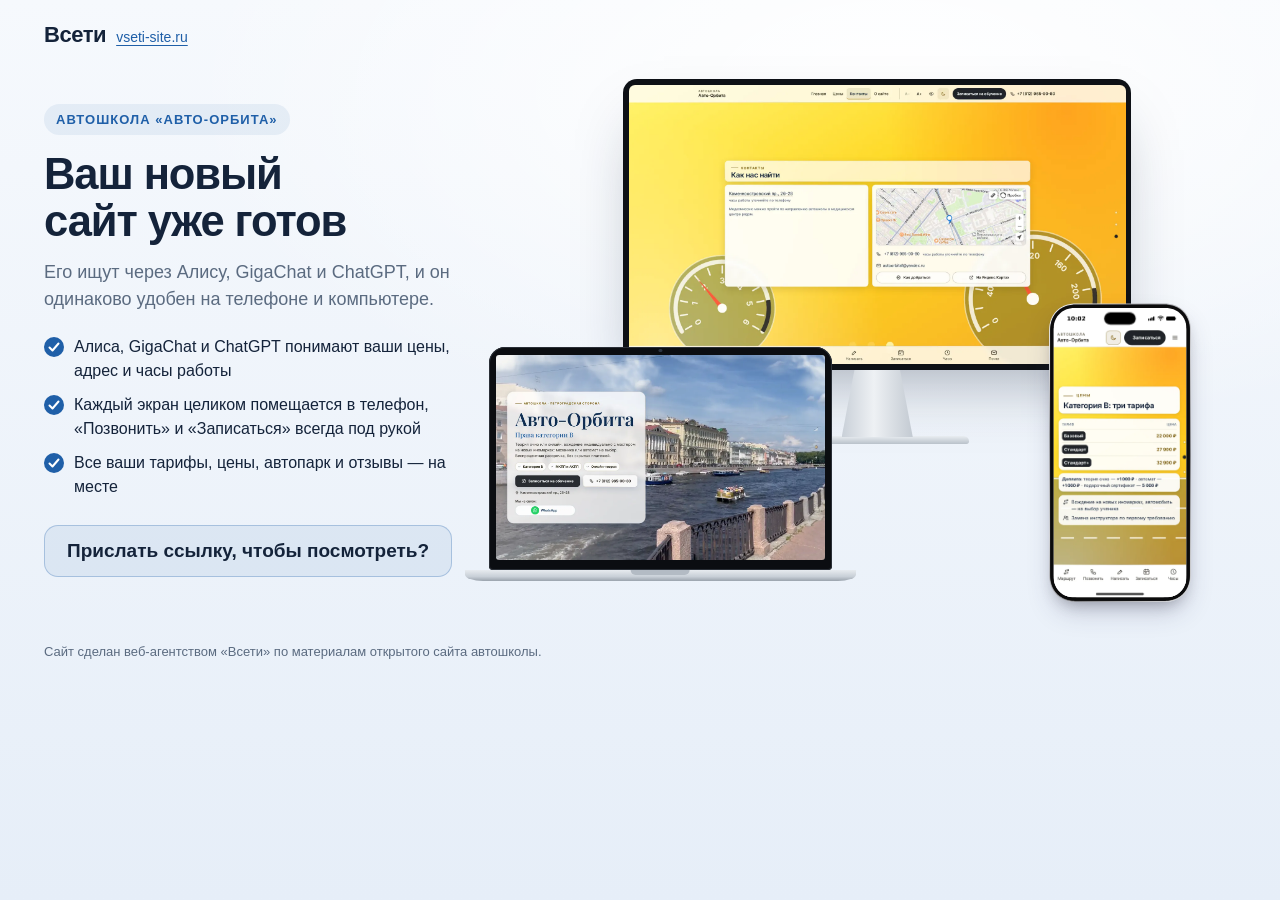
<file: vitrina/index.html>
<!doctype html>
<html lang="ru">
<head>
<meta charset="utf-8">
<meta name="viewport" content="width=device-width, initial-scale=1">
<meta name="robots" content="noindex, nofollow">
<title>Новый сайт автошколы «Авто-Орбита» — веб-агентство «Всети»</title>
<style>
@layer stageshow{:where(.ss-phone){position:relative}.ss-phone{flex-shrink:0;box-shadow:0 calc(var(--ps) * 40) calc(var(--ps) * 80) calc(var(--ps) * -16) #32325d40,0 calc(var(--ps) * 24) calc(var(--ps) * 48) calc(var(--ps) * -24) #0000004d}.ss-phone__glass{height:100%}.ss-phone__window{position:relative;overflow:hidden;isolation:isolate}.ss-phone:is([data-frame=pro],[data-frame=silver],[data-frame=bezel],[data-frame=clay],[data-frame=outline],[data-frame=bare]){--ss-phone-glass: #0b0b0c;--ss-phone-rim: #2c2c2d;--ss-phone-seam: #e0dfdc;--ss-phone-line: var(--ss-text-faint, #9a9a9d);background:none}.ss-phone__bands{position:absolute;inset:0;overflow:visible;pointer-events:none}.ss-phone:is([data-frame=pro],[data-frame=silver],[data-frame=bezel],[data-frame=clay],[data-frame=outline]) .ss-phone__glass{position:relative}.ss-phone[data-frame=pro]{--ss-phone-band-1: #e3e3e6;--ss-phone-band-2: #9a9ba0;--ss-phone-band-3: #cfd0d4;--ss-phone-band-4: #85868b;--ss-phone-band-5: #c9cacd}.ss-stage[data-theme=dark] .ss-phone[data-frame=pro],.ss-stage[data-theme=glass] .ss-phone[data-frame=pro][data-dark]{--ss-phone-band-1: #5b5c61;--ss-phone-band-2: #2b2c2f;--ss-phone-band-3: #48494d;--ss-phone-band-4: #232427;--ss-phone-band-5: #404145}.ss-phone[data-frame=silver]{--ss-phone-band-1: #f4f4f6;--ss-phone-band-2: #c9cacf;--ss-phone-band-3: #eeeef1;--ss-phone-band-4: #b9babf;--ss-phone-band-5: #e6e6ea}.ss-phone[data-frame=bezel]{--ss-phone-glass: #111113}.ss-phone[data-frame=clay]{--ss-phone-clay-top: color-mix(in srgb, var(--ss-phone-clay, #ecebe8), #fff 45%);--ss-phone-clay-bottom: color-mix(in srgb, var(--ss-phone-clay, #ecebe8), #000 6%);box-shadow:0 calc(var(--ps) * 30) calc(var(--ps) * 60) calc(var(--ps) * -12) #32325d33,0 calc(var(--ps) * 16) calc(var(--ps) * 32) calc(var(--ps) * -16) #00000029}.ss-stage[data-theme=dark] .ss-phone[data-frame=clay]{--ss-phone-clay-top: color-mix(in srgb, var(--ss-phone-clay, #2a2a2e), #fff 6%);--ss-phone-clay-bottom: var(--ss-phone-clay, #2a2a2e);--ss-phone-seam: #333338}.ss-phone[data-frame=outline]{box-shadow:none}.ss-stage[data-theme=blueprint] .ss-phone[data-frame=outline]{--ss-phone-line: var(--ss-line)}.ss-phone:not([data-frame=android],[data-frame=soft]) .ss-phone__status{height:62px;padding:0}.ss-phone:not([data-frame=android],[data-frame=soft]) .ss-phone__time{position:absolute;top:21.5px;left:0;width:138.5px;line-height:22px;text-align:center}.ss-phone:not([data-frame=android],[data-frame=soft]) .ss-phone__glyphs{position:absolute;top:25.33px;left:285.25px;align-items:flex-start;gap:8px}.ss-phone:not([data-frame=android],[data-frame=soft]) .ss-phone__signal{margin-top:1px}.ss-phone:not([data-frame=android],[data-frame=soft]) .ss-phone__battery{margin-top:.33px}.ss-phone[data-frame=photo]{position:relative;background:none}.ss-phone__photo{position:absolute;z-index:4;background:var(--ss-phone-photo-light, none) center / 100% 100% no-repeat;pointer-events:none}.ss-stage[data-theme=dark] .ss-phone__photo,.ss-phone[data-dark] .ss-phone__photo{background-image:var(--ss-phone-photo-dark, var(--ss-phone-photo-light, none))}.ss-phone[data-frame=android]{background:linear-gradient(150deg,#3a3b3f,#1d1e21 40%,#2f3034 70%,#1a1b1e)}.ss-phone[data-frame=android] .ss-phone__glass{background:#050505}.ss-phone[data-frame=android] .ss-phone__island{top:14px;width:24px;height:24px;border-radius:50%}.ss-phone[data-frame=android] .ss-phone__status{height:48px;padding:0 26px}.ss-phone[data-frame=android] .ss-phone__time{font-family:system-ui,sans-serif;font-size:15px;font-weight:500}.ss-phone[data-frame=android] .ss-phone__content[data-status]{padding-top:48px}.ss-phone[data-frame=android] .ss-phone__home{width:108px;height:4px}.ss-phone[data-frame=soft]{box-shadow:0 0 0 calc(var(--ps) * 1.5) #0a25400d,0 calc(var(--ps) * 30) calc(var(--ps) * 60) calc(var(--ps) * -12) #32325d2e,0 calc(var(--ps) * 18) calc(var(--ps) * 36) calc(var(--ps) * -18) #0000001f}.ss-phone[data-frame=soft] .ss-phone__glass{background:#f6f9fc;box-shadow:inset 0 calc(var(--ps) * -2.9) calc(var(--ps) * 7.2) #0a254038}.ss-stage[data-theme=dark] .ss-phone[data-frame=soft] .ss-phone__glass{background:#1c2433;box-shadow:inset 0 calc(var(--ps) * -2.9) calc(var(--ps) * 7.2) #00000073}.ss-phone__screen{--pt: 1px;position:absolute;top:0;left:0;display:flex;flex-direction:column;overflow:hidden;background:#fff;color:#000;font-family:-apple-system,system-ui,sans-serif;font-size:15px;letter-spacing:-.015em;transform-origin:0 0;-webkit-font-smoothing:antialiased}.ss-phone[data-dark] .ss-phone__screen{background:#000;color:#fff}.ss-phone__status{position:absolute;top:0;right:0;left:0;z-index:2;display:flex;align-items:center;justify-content:space-between;height:54px;padding:0 34px 0 52px;transition:color .3s ease;will-change:transform}.ss-phone__time{font-family:SF Pro Text,-apple-system,system-ui,sans-serif;font-variation-settings:"opsz" 17;font-size:17.67px;font-weight:590;letter-spacing:0}.ss-phone__island{position:absolute;top:var(--ss-island-top, 14px);left:50%;z-index:3;width:var(--ss-island-w, 95px);height:37px;border-radius:18.5px;background:#000;transform:translate(-50%)}.ss-phone__glyphs{display:flex;align-items:center;gap:8px}.ss-phone__glyph{display:block}.ss-phone__content{position:relative;flex:1;min-height:0}.ss-phone__content[data-status]{padding-top:62px}.ss-phone__content:not([data-status]){padding-top:44px}.ss-phone[data-frame=bare] .ss-phone__content{padding-right:8px;padding-left:8px}.ss-phone__home{position:absolute;bottom:8px;left:50%;z-index:2;width:144px;height:5px;border-radius:2.5px;background:currentColor;transform:translate(-50%);transition:color .3s ease;will-change:transform}.ss-lock{position:absolute;inset:0;color:#fff;text-align:center}.ss-lock__date{margin-top:66px;font-size:22px;font-weight:600;letter-spacing:-.01em;opacity:.85}.ss-lock__clock{margin-top:-4px;font-size:112px;font-weight:700;line-height:1;letter-spacing:-.035em;font-variant-numeric:tabular-nums;opacity:.92}.ss-lock__stack{position:absolute;right:0;bottom:118px;left:0;display:flex;flex-direction:column;gap:8px;text-align:left}.ss-lock__stack[data-at=top]{top:290px;bottom:auto}.ss-lock__controls{position:absolute;right:46px;bottom:48px;left:46px;display:flex;justify-content:space-between}.ss-lock__control{display:grid;place-items:center;width:50px;height:50px;border-radius:50%;background:#0a0c1842;backdrop-filter:blur(24px) saturate(1.3);color:#fff}.ss-notification{display:flex;align-items:center;gap:13px;margin:0 18px;padding:14px 17px 14px 14px;border-radius:23px;background:#fcfcfdc2;backdrop-filter:blur(30px) saturate(1.25);box-shadow:0 4px 24px #0000000f;color:#000;text-align:left}.ss-notification[data-banner]{position:absolute;top:56px;right:0;left:0;z-index:2;animation:ss-banner-in .52s cubic-bezier(.2,.9,.25,1) both}@keyframes ss-banner-in{0%{transform:translateY(-110px)}}.ss-notification__icon{display:grid;flex-shrink:0;place-items:center;width:38px;height:38px;overflow:hidden;border-radius:9px;background:var(--ss-accent);color:#fff}.ss-notification__icon:has(>img){background:none}.ss-notification__icon>img{display:block;width:100%;height:100%}.ss-notification__text{display:flex;flex:1;flex-direction:column;min-width:0;font-size:15px;line-height:18px;letter-spacing:-.016em}.ss-notification__head{display:flex;align-items:baseline;gap:8px}.ss-notification__title{flex:1;min-width:0;overflow:hidden;font-weight:600;white-space:nowrap;text-overflow:ellipsis}.ss-notification__time{flex-shrink:0;font-size:12px;letter-spacing:-.005em;color:#3c3c4399}.ss-notification__body{display:-webkit-box;overflow:hidden;-webkit-line-clamp:3;-webkit-box-orient:vertical}.ss-lock[data-size=satellite] .ss-lock__stack{top:232px;bottom:auto}.ss-lock[data-size=satellite][data-clock=off] .ss-lock__stack{top:74px}.ss-notification{will-change:transform}.ss-phone:not([data-dark]) .ss-notification{background:#ffffffeb;box-shadow:0 0 0 .5px #00000014,0 8px 24px #0000001f}.ss-phone__time-bar{display:inline-block;width:30px;height:7px;border-radius:4px;background:currentColor;opacity:.5}}
:root{--ink:#14233a;--muted:#5b6b80;--accent:#1f5fa8;--sand:#ffc94d;--bg1:#f6f9fd;--bg2:#e6eef8}
*{box-sizing:border-box}
html,body{margin:0}
body{font:16px/1.5 -apple-system,"Segoe UI",Roboto,Arial,sans-serif;color:var(--ink);background:radial-gradient(1200px 600px at 70% 10%,#ffffff 0,rgba(255,255,255,0) 60%),linear-gradient(180deg,var(--bg1),var(--bg2));min-height:100vh}
a{color:inherit}
.top{display:flex;align-items:center;justify-content:space-between;max-width:1240px;margin:0 auto;padding:18px 24px}
.brand{display:flex;align-items:baseline;gap:10px;text-decoration:none}
.brand b{font-size:22px;letter-spacing:-.02em}
.brand span{font-size:14px;color:var(--accent);text-decoration:underline;text-underline-offset:3px}
.hero{max-width:1240px;margin:0 auto;padding:10px 24px 40px;display:grid;grid-template-columns:minmax(0,.82fr) minmax(0,1.5fr);gap:36px;align-items:center}
.eyebrow{display:inline-block;font-size:13px;font-weight:600;letter-spacing:.08em;text-transform:uppercase;color:var(--accent);background:rgba(31,95,168,.08);padding:6px 12px;border-radius:999px}
h1{text-wrap:balance;font-size:clamp(30px,3.4vw,48px);line-height:1.08;letter-spacing:-.025em;margin:16px 0 14px}
.lead{font-size:18px;color:var(--muted);margin:0 0 22px;max-width:30em}
.pts{list-style:none;padding:0;margin:0 0 26px;display:grid;gap:10px}
.pts li{display:flex;gap:10px;align-items:flex-start}
.pts li::before{content:"";flex:none;width:20px;height:20px;margin-top:2px;border-radius:50%;background:var(--accent) url("data:image/svg+xml,%3Csvg xmlns='http://www.w3.org/2000/svg' viewBox='0 0 20 20'%3E%3Cpath d='M5.5 10.5l3 3 6-7' fill='none' stroke='%23fff' stroke-width='2' stroke-linecap='round' stroke-linejoin='round'/%3E%3C/svg%3E") center/100% no-repeat}
.cta{display:flex;flex-wrap:wrap;gap:14px;align-items:center}
.btn{display:inline-flex;align-items:center;gap:8px;min-height:52px;padding:0 26px;border-radius:14px;background:var(--accent);color:#fff;font-weight:600;text-decoration:none;box-shadow:0 10px 24px rgba(31,95,168,.28)}
.btn:hover{background:#174a86}
.ask{margin:0;display:inline-flex;align-items:center;min-height:52px;padding:12px 22px;line-height:1.3;border-radius:14px;background:rgba(31,95,168,.08);border:1.5px solid rgba(31,95,168,.28);color:var(--ink);font-size:19px;font-weight:600}
/* сцена с устройствами */
.stage{position:relative;width:100%;aspect-ratio:16/11.2}
.dv{position:absolute}
.dv img{display:block;width:100%;height:100%;object-fit:cover;object-position:center top}
.mon .scr img,.lap .scr img{height:auto}
.mon{left:18%;top:0;width:68%}
.mon .scr{padding:1.1%;background:#0e1116;border-radius:14px;box-shadow:0 30px 60px -20px rgba(20,35,58,.35)}
.mon .scr img{border-radius:6px}
.mon .neck{width:14%;aspect-ratio:1/.95;margin:0 auto;background:linear-gradient(90deg,#c9d0d8,#eef1f4 45%,#c3cad2);clip-path:polygon(18% 0,82% 0,100% 100%,0 100%)}
.mon .foot{width:36%;aspect-ratio:36/1.5;margin:-1px auto 0;border-radius:6px 6px 3px 3px;background:linear-gradient(180deg,#e9edf1,#b9c1ca);box-shadow:0 12px 20px -8px rgba(20,35,58,.4)}
.lap{left:0;bottom:4%;width:46%}
.lap .scr{padding:2.2% 2.2% 3%;background:#0b0d11;border-radius:16px 16px 4px 4px;position:relative;box-shadow:0 0 0 1px #2a2f37 inset}
.lap .scr::before{content:"";position:absolute;top:1%;left:50%;width:.9%;aspect-ratio:1;border-radius:50%;background:#2b3442;transform:translateX(-50%)}
.lap .scr img{border-radius:3px}
.lap .base{position:relative;height:0;padding-bottom:3.2%;margin:0 -7%;background:linear-gradient(180deg,#e7ebef 0,#c8cfd7 60%,#9aa3ad 100%);border-radius:0 0 18px 18px/0 0 60% 60%;box-shadow:0 22px 30px -14px rgba(20,35,58,.45)}
.lap .base::after{content:"";position:absolute;top:0;left:50%;width:15%;height:40%;transform:translateX(-50%);background:#b3bbc4;border-radius:0 0 8px 8px}
.tab{right:1.5%;bottom:3%;width:23%}
.tab .scr{aspect-ratio:820/1180;padding:4.5%;background:#121419;border-radius:22px;box-shadow:0 0 0 2px #c7ced6,0 28px 50px -18px rgba(20,35,58,.45)}
.tab .scr img{border-radius:10px}
.ph{right:6%;bottom:0;width:340px;transform-origin:100% 100%}
.ph-shot{display:block;width:100%;height:auto}
.note{max-width:1240px;margin:0 auto;padding:0 24px 34px;color:var(--muted);font-size:13px}
@media (max-width:600px){
  .stage{aspect-ratio:16/9.8}
  .mon{display:none}
  .lap{left:6%;width:64%;bottom:6%}
  .ph{right:5%}
}
@media (max-width:900px){
  .hero{grid-template-columns:1fr;gap:26px;padding-top:0}
  .stage{order:-1}
  .lead{font-size:16.5px}
}
</style>
</head>
<body>
<header class="top"><a class="brand" href="https://vseti-site.ru/" target="_blank" rel="noopener"><b>Всети</b><span>vseti-site.ru</span></a></header>
<main class="hero">
  <div class="txt">
    <span class="eyebrow">Автошкола «Авто-Орбита»</span>
    <h1>Ваш новый сайт уже готов</h1>
    <p class="lead">Его ищут через Алису, GigaChat и ChatGPT, и он одинаково удобен на телефоне и компьютере.</p>
    <ul class="pts">
      <li>Алиса, GigaChat и ChatGPT понимают ваши цены, адрес и часы работы</li>
      <li>Каждый экран целиком помещается в телефон, «Позвонить» и «Записаться» всегда под рукой</li>
      <li>Все ваши тарифы, цены, автопарк и отзывы — на месте</li>
    </ul>
    <div class="cta">
      <p class="ask">Прислать ссылку, чтобы посмотреть?</p>
    </div>
  </div>
  <div class="stage" id="stage" aria-label="Новый сайт на компьютере, ноутбуке и телефоне">
    <div class="dv mon"><div class="scr"><img src="img/monitor.webp?v=2" alt="" width="1600" height="900"></div><div class="neck"></div><div class="foot"></div></div>
    <div class="dv lap"><div class="scr"><img src="img/laptop.webp?v=2" alt="" width="1280" height="800"></div><div class="base"></div></div>
    <div class="dv ph" id="ph"><div class="ss-phone z-phone" data-frame="pro" style="width: 340px; height: 714.953px; padding: 2.38318px; border-radius: 61.1682px; --ps: 0.794392523364486px;"><svg class="ss-phone__bands" width="100%" height="100%" aria-hidden="true"><defs><linearGradient id="ph-band" x1="0.2" y1="0" x2="0.8" y2="1"><stop offset="0" style="stop-color: var(--ss-phone-band-1);"></stop><stop offset="0.22" style="stop-color: var(--ss-phone-band-2);"></stop><stop offset="0.48" style="stop-color: var(--ss-phone-band-3);"></stop><stop offset="0.74" style="stop-color: var(--ss-phone-band-4);"></stop><stop offset="1" style="stop-color: var(--ss-phone-band-5);"></stop></linearGradient><linearGradient id="ph-clay" x1="0" y1="0" x2="0" y2="1"><stop offset="0" style="stop-color: var(--ss-phone-clay-top);"></stop><stop offset="1" style="stop-color: var(--ss-phone-clay-bottom);"></stop></linearGradient></defs><g transform="translate(10.327102803738317 10.327102803738317)" stroke-linejoin="round"><path d="M262.94 0.00L267.09 0.06L270.49 0.24L273.65 0.53L276.65 0.94L279.51 1.47L282.27 2.11L284.93 2.87L287.50 3.74L289.97 4.72L292.36 5.81L294.65 7.02L296.85 8.33L298.96 9.75L300.98 11.27L302.90 12.90L304.72 14.62L306.45 16.45L308.08 18.37L309.60 20.38L311.02 22.49L312.33 24.70L313.53 26.99L314.63 29.37L315.61 31.85L316.48 34.41L317.24 37.07L317.88 39.83L318.41 42.70L318.82 45.69L319.11 48.85L319.29 52.25L319.35 56.40L319.35 637.90L319.29 642.04L319.11 645.45L318.82 648.60L318.41 651.60L317.88 654.47L317.24 657.23L316.48 659.89L315.61 662.45L314.63 664.92L313.53 667.31L312.33 669.60L311.02 671.80L309.60 673.91L308.08 675.93L306.45 677.85L304.72 679.68L302.90 681.40L300.98 683.03L298.96 684.55L296.85 685.97L294.65 687.28L292.36 688.49L289.97 689.58L287.50 690.56L284.93 691.43L282.27 692.19L279.51 692.83L276.65 693.36L273.65 693.77L270.49 694.06L267.09 694.24L262.94 694.30L56.40 694.30L52.25 694.24L48.85 694.06L45.69 693.77L42.70 693.36L39.83 692.83L37.07 692.19L34.41 691.43L31.85 690.56L29.37 689.58L26.99 688.49L24.70 687.28L22.49 685.97L20.38 684.55L18.37 683.03L16.45 681.40L14.62 679.68L12.90 677.85L11.27 675.93L9.75 673.91L8.33 671.80L7.02 669.60L5.81 667.31L4.72 664.92L3.74 662.45L2.87 659.89L2.11 657.23L1.47 654.47L0.94 651.60L0.53 648.60L0.24 645.45L0.06 642.04L0.00 637.90L0.00 56.40L0.06 52.25L0.24 48.85L0.53 45.69L0.94 42.70L1.47 39.83L2.11 37.07L2.87 34.41L3.74 31.85L4.72 29.37L5.81 26.99L7.02 24.70L8.33 22.49L9.75 20.38L11.27 18.37L12.90 16.45L14.62 14.62L16.45 12.90L18.37 11.27L20.38 9.75L22.49 8.33L24.70 7.02L26.99 5.81L29.37 4.72L31.85 3.74L34.41 2.87L37.07 2.11L39.83 1.47L42.70 0.94L45.69 0.53L48.85 0.24L52.25 0.06L56.40 0.00Z" fill="none" stroke-width="20.654205607476634" stroke="url(#ph-band)"></path><path d="M262.94 0.00L267.09 0.06L270.49 0.24L273.65 0.53L276.65 0.94L279.51 1.47L282.27 2.11L284.93 2.87L287.50 3.74L289.97 4.72L292.36 5.81L294.65 7.02L296.85 8.33L298.96 9.75L300.98 11.27L302.90 12.90L304.72 14.62L306.45 16.45L308.08 18.37L309.60 20.38L311.02 22.49L312.33 24.70L313.53 26.99L314.63 29.37L315.61 31.85L316.48 34.41L317.24 37.07L317.88 39.83L318.41 42.70L318.82 45.69L319.11 48.85L319.29 52.25L319.35 56.40L319.35 637.90L319.29 642.04L319.11 645.45L318.82 648.60L318.41 651.60L317.88 654.47L317.24 657.23L316.48 659.89L315.61 662.45L314.63 664.92L313.53 667.31L312.33 669.60L311.02 671.80L309.60 673.91L308.08 675.93L306.45 677.85L304.72 679.68L302.90 681.40L300.98 683.03L298.96 684.55L296.85 685.97L294.65 687.28L292.36 688.49L289.97 689.58L287.50 690.56L284.93 691.43L282.27 692.19L279.51 692.83L276.65 693.36L273.65 693.77L270.49 694.06L267.09 694.24L262.94 694.30L56.40 694.30L52.25 694.24L48.85 694.06L45.69 693.77L42.70 693.36L39.83 692.83L37.07 692.19L34.41 691.43L31.85 690.56L29.37 689.58L26.99 688.49L24.70 687.28L22.49 685.97L20.38 684.55L18.37 683.03L16.45 681.40L14.62 679.68L12.90 677.85L11.27 675.93L9.75 673.91L8.33 671.80L7.02 669.60L5.81 667.31L4.72 664.92L3.74 662.45L2.87 659.89L2.11 657.23L1.47 654.47L0.94 651.60L0.53 648.60L0.24 645.45L0.06 642.04L0.00 637.90L0.00 56.40L0.06 52.25L0.24 48.85L0.53 45.69L0.94 42.70L1.47 39.83L2.11 37.07L2.87 34.41L3.74 31.85L4.72 29.37L5.81 26.99L7.02 24.70L8.33 22.49L9.75 20.38L11.27 18.37L12.90 16.45L14.62 14.62L16.45 12.90L18.37 11.27L20.38 9.75L22.49 8.33L24.70 7.02L26.99 5.81L29.37 4.72L31.85 3.74L34.41 2.87L37.07 2.11L39.83 1.47L42.70 0.94L45.69 0.53L48.85 0.24L52.25 0.06L56.40 0.00Z" fill="none" stroke-width="15.88785046728972" style="stroke: var(--ss-phone-rim);"></path><path d="M262.94 0.00L267.09 0.06L270.49 0.24L273.65 0.53L276.65 0.94L279.51 1.47L282.27 2.11L284.93 2.87L287.50 3.74L289.97 4.72L292.36 5.81L294.65 7.02L296.85 8.33L298.96 9.75L300.98 11.27L302.90 12.90L304.72 14.62L306.45 16.45L308.08 18.37L309.60 20.38L311.02 22.49L312.33 24.70L313.53 26.99L314.63 29.37L315.61 31.85L316.48 34.41L317.24 37.07L317.88 39.83L318.41 42.70L318.82 45.69L319.11 48.85L319.29 52.25L319.35 56.40L319.35 637.90L319.29 642.04L319.11 645.45L318.82 648.60L318.41 651.60L317.88 654.47L317.24 657.23L316.48 659.89L315.61 662.45L314.63 664.92L313.53 667.31L312.33 669.60L311.02 671.80L309.60 673.91L308.08 675.93L306.45 677.85L304.72 679.68L302.90 681.40L300.98 683.03L298.96 684.55L296.85 685.97L294.65 687.28L292.36 688.49L289.97 689.58L287.50 690.56L284.93 691.43L282.27 692.19L279.51 692.83L276.65 693.36L273.65 693.77L270.49 694.06L267.09 694.24L262.94 694.30L56.40 694.30L52.25 694.24L48.85 694.06L45.69 693.77L42.70 693.36L39.83 692.83L37.07 692.19L34.41 691.43L31.85 690.56L29.37 689.58L26.99 688.49L24.70 687.28L22.49 685.97L20.38 684.55L18.37 683.03L16.45 681.40L14.62 679.68L12.90 677.85L11.27 675.93L9.75 673.91L8.33 671.80L7.02 669.60L5.81 667.31L4.72 664.92L3.74 662.45L2.87 659.89L2.11 657.23L1.47 654.47L0.94 651.60L0.53 648.60L0.24 645.45L0.06 642.04L0.00 637.90L0.00 56.40L0.06 52.25L0.24 48.85L0.53 45.69L0.94 42.70L1.47 39.83L2.11 37.07L2.87 34.41L3.74 31.85L4.72 29.37L5.81 26.99L7.02 24.70L8.33 22.49L9.75 20.38L11.27 18.37L12.90 16.45L14.62 14.62L16.45 12.90L18.37 11.27L20.38 9.75L22.49 8.33L24.70 7.02L26.99 5.81L29.37 4.72L31.85 3.74L34.41 2.87L37.07 2.11L39.83 1.47L42.70 0.94L45.69 0.53L48.85 0.24L52.25 0.06L56.40 0.00Z" fill="none" stroke-width="14.69626168224299" style="stroke: var(--ss-phone-glass);"></path></g></svg><div class="ss-phone__glass" style="padding: 7.94393px; border-radius: 58.785px;"><div class="ss-phone__window" style="width: 319.346px; height: 694.299px; clip-path: path(&quot;M 262.94 0 L 267.09 0.06 L 270.49 0.24 L 273.65 0.53 L 276.65 0.94 L 279.51 1.47 L 282.27 2.11 L 284.93 2.87 L 287.5 3.74 L 289.97 4.72 L 292.36 5.81 L 294.65 7.02 L 296.85 8.33 L 298.96 9.75 L 300.98 11.27 L 302.9 12.9 L 304.72 14.62 L 306.45 16.45 L 308.08 18.37 L 309.6 20.38 L 311.02 22.49 L 312.33 24.7 L 313.53 26.99 L 314.63 29.37 L 315.61 31.85 L 316.48 34.41 L 317.24 37.07 L 317.88 39.83 L 318.41 42.7 L 318.82 45.69 L 319.11 48.85 L 319.29 52.25 L 319.35 56.4 L 319.35 637.9 L 319.29 642.04 L 319.11 645.45 L 318.82 648.6 L 318.41 651.6 L 317.88 654.47 L 317.24 657.23 L 316.48 659.89 L 315.61 662.45 L 314.63 664.92 L 313.53 667.31 L 312.33 669.6 L 311.02 671.8 L 309.6 673.91 L 308.08 675.93 L 306.45 677.85 L 304.72 679.68 L 302.9 681.4 L 300.98 683.03 L 298.96 684.55 L 296.85 685.97 L 294.65 687.28 L 292.36 688.49 L 289.97 689.58 L 287.5 690.56 L 284.93 691.43 L 282.27 692.19 L 279.51 692.83 L 276.65 693.36 L 273.65 693.77 L 270.49 694.06 L 267.09 694.24 L 262.94 694.3 L 56.4 694.3 L 52.25 694.24 L 48.85 694.06 L 45.69 693.77 L 42.7 693.36 L 39.83 692.83 L 37.07 692.19 L 34.41 691.43 L 31.85 690.56 L 29.37 689.58 L 26.99 688.49 L 24.7 687.28 L 22.49 685.97 L 20.38 684.55 L 18.37 683.03 L 16.45 681.4 L 14.62 679.68 L 12.9 677.85 L 11.27 675.93 L 9.75 673.91 L 8.33 671.8 L 7.02 669.6 L 5.81 667.31 L 4.72 664.92 L 3.74 662.45 L 2.87 659.89 L 2.11 657.23 L 1.47 654.47 L 0.94 651.6 L 0.53 648.6 L 0.24 645.45 L 0.06 642.04 L 0 637.9 L 0 56.4 L 0.06 52.25 L 0.24 48.85 L 0.53 45.69 L 0.94 42.7 L 1.47 39.83 L 2.11 37.07 L 2.87 34.41 L 3.74 31.85 L 4.72 29.37 L 5.81 26.99 L 7.02 24.7 L 8.33 22.49 L 9.75 20.38 L 11.27 18.37 L 12.9 16.45 L 14.62 14.62 L 16.45 12.9 L 18.37 11.27 L 20.38 9.75 L 22.49 8.33 L 24.7 7.02 L 26.99 5.81 L 29.37 4.72 L 31.85 3.74 L 34.41 2.87 L 37.07 2.11 L 39.83 1.47 L 42.7 0.94 L 45.69 0.53 L 48.85 0.24 L 52.25 0.06 L 56.4 0 Z&quot;);"><div class="ss-phone__screen" style="width: 402px; height: 874px; transform: scale(0.794393); --ss-screen-r: 64px;"><div class="ss-phone__status"><span class="ss-phone__time">10:02</span><span class="ss-phone__glyphs"><svg viewBox="0 0 20.33 13.67" width="20.33" height="13.67" class="ss-phone__glyph ss-phone__signal"><rect x="0" y="7.34" width="3.333" height="6.33" rx="1.667" fill="currentColor"></rect><rect x="5.667" y="5" width="3.333" height="8.67" rx="1.667" fill="currentColor"></rect><rect x="11.334" y="2.67" width="3.333" height="11" rx="1.667" fill="currentColor"></rect><rect x="17.000999999999998" y="0" width="3.333" height="13.67" rx="1.667" fill="currentColor"></rect></svg><svg viewBox="0 0 19.33 14.33" width="19.33" height="14.33" class="ss-phone__glyph ss-phone__wifi"><path fill-rule="evenodd" fill="currentColor" d="M0.415933 5.54283C0.902185 6.04412 1.66017 5.95818 2.27513 5.41393C4.30595 3.58064 6.83731 2.63535 9.66901 2.63535C12.5007 2.63535 15.0464 3.60928 17.0629 5.41393C17.6636 5.97251 18.4215 6.0298 18.9221 5.54283C19.4226 5.02722 19.4942 4.2538 18.9793 3.70954C16.8341 1.51819 13.3302 0 9.66901 0C6.00783 0 2.48965 1.53251 0.358727 3.72387C-0.156127 4.2538 -0.0989213 5.02722 0.415933 5.55715L0.415933 5.54283ZM3.94841 9.13779C4.50617 9.68205 5.22124 9.62476 5.85051 9.10915C6.88022 8.29276 8.25316 7.73418 9.66901 7.7485C11.0706 7.7485 12.4435 8.29276 13.4875 9.12347C14.1168 9.63908 14.8605 9.66773 15.4039 9.12347C15.9331 8.57921 16.0189 7.7485 15.4611 7.23289C14.0739 5.98683 11.9859 5.11315 9.68332 5.11315C7.38077 5.11315 5.27845 5.98683 3.9055 7.23289C3.41925 7.69121 3.31914 8.47896 3.96271 9.13779L3.94841 9.13779ZM8.72511 13.8929C9.34008 14.4801 9.98365 14.4801 10.5986 13.8929L11.757 12.7757C12.372 12.1742 12.5007 11.4151 11.7999 10.8995C11.2136 10.4841 10.4699 10.212 9.66901 10.212C8.86813 10.212 8.11015 10.4841 7.53809 10.9138C6.83731 11.4151 6.98033 12.1885 7.59529 12.7757L8.73942 13.8929L8.72511 13.8929Z"></path></svg><svg viewBox="0 0 29.33 13.67" width="29.33" height="13.67" class="ss-phone__glyph ss-phone__battery"><path fill="currentColor" d="M0 6.4C0 4.15979 0 3.03969 0.435974 2.18404C0.819467 1.43139 1.43139 0.819467 2.18404 0.435974C3.03969 0 4.15979 0 6.4 0L19.933 0C22.1732 0 23.2933 0 24.149 0.435974C24.9016 0.819467 25.5135 1.43139 25.897 2.18404C26.333 3.03969 26.333 4.15979 26.333 6.4L26.333 7.26666C26.333 9.50687 26.333 10.627 25.897 11.4826C25.5135 12.2353 24.9016 12.8472 24.149 13.2307C23.2933 13.6667 22.1732 13.6667 19.933 13.6667L6.4 13.6667C4.15979 13.6667 3.03969 13.6667 2.18404 13.2307C1.43139 12.8472 0.819467 12.2353 0.435974 11.4826C0 10.627 0 9.50687 0 7.26666L0 6.4Z"></path><path fill-rule="evenodd" fill="currentColor" transform="translate(27.33 4.33)" d="M0 0L0 5C0.601505 4.8625 2 3.75 2 2.5C2 1.25 0.601505 0.1375 0 0Z"></path></svg></span></div><span class="ss-phone__island"></span><div class="ss-phone__content" data-status="true"><img class="ph-shot" src="img/phone.webp?v=2" alt="Новый сайт автошколы «Авто-Орбита» на телефоне" width="393" height="794"></div><span class="ss-phone__home"></span></div></div></div></div></div>
  </div>
</main>
<p class="note">Сайт сделан веб-агентством «Всети» по материалам открытого сайта автошколы.</p>
<script>
(function(){var st=document.getElementById('stage'),ph=document.getElementById('ph');
function fit(){var k=st.clientWidth*(innerWidth<=600?0.27:0.19)/340;ph.style.transform='scale('+k+')';}
fit();addEventListener('resize',fit);})();
</script>
</body>
</html>
</file>
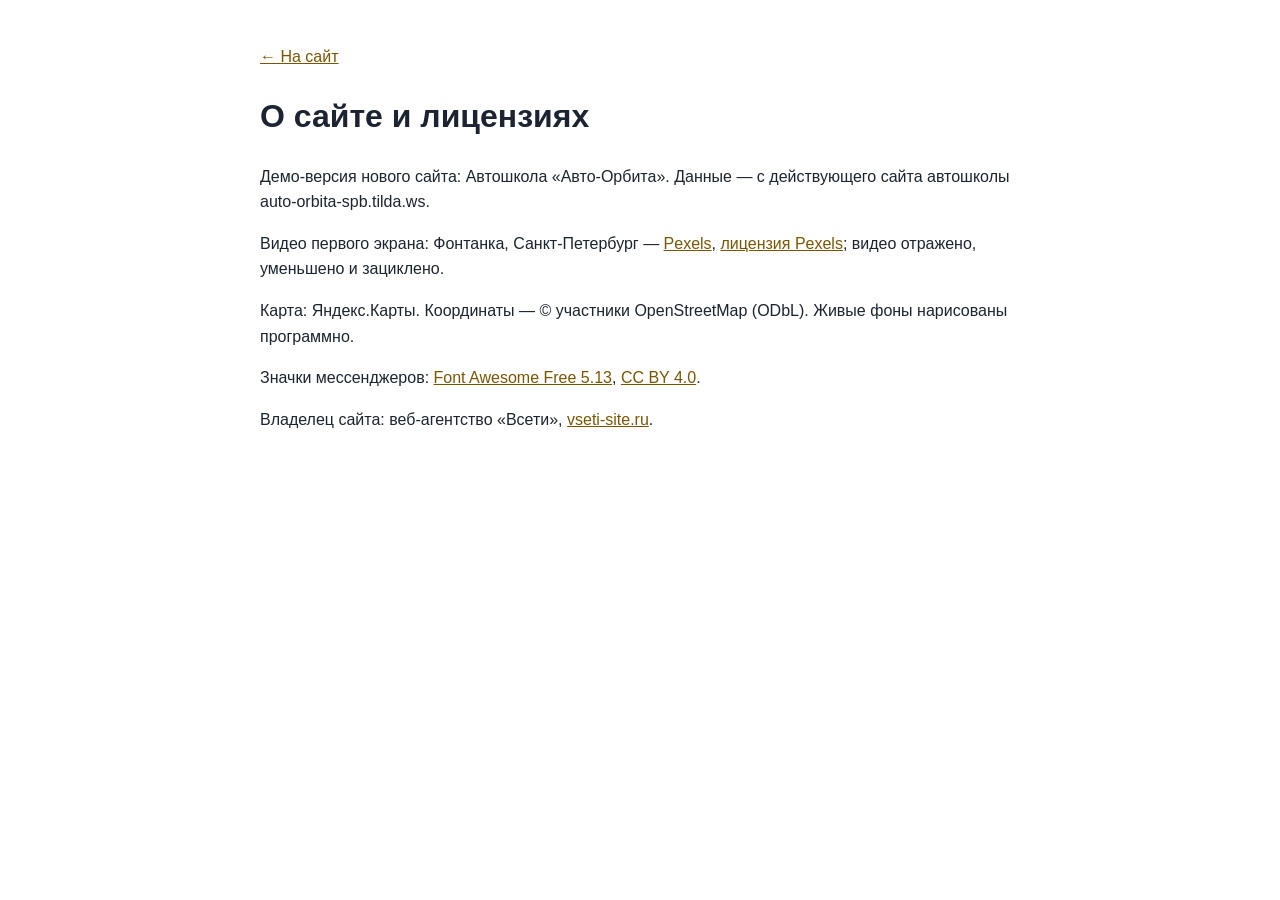
<file: credits.html>
<!doctype html><html lang="ru"><head><meta charset="utf-8"><meta name="viewport" content="width=device-width,initial-scale=1"><meta name="robots" content="noindex"><title>О сайте — Автошкола «Авто-Орбита»</title>
<style>body{font:16px/1.6 Inter,Arial,sans-serif;max-width:760px;margin:0 auto;padding:28px 18px;color:#1b2430}a{color:#7a5600}</style></head><body>
<p><a href="./">← На сайт</a></p><h1>О сайте и лицензиях</h1>
<p>Демо-версия нового сайта: Автошкола «Авто-Орбита». Данные — с действующего сайта автошколы auto-orbita-spb.tilda.ws.</p>
<p>Видео первого экрана: Фонтанка, Санкт-Петербург — <a href="https://www.pexels.com/video/33130485/" target="_blank" rel="noopener">Pexels</a>, <a href="https://www.pexels.com/license/" target="_blank" rel="noopener">лицензия Pexels</a>; видео отражено, уменьшено и зациклено.</p>
<p>Карта: Яндекс.Карты. Координаты — © участники OpenStreetMap (ODbL). Живые фоны нарисованы программно.</p>
<p>Значки мессенджеров: <a href="https://fontawesome.com" target="_blank" rel="noopener">Font Awesome Free 5.13</a>, <a href="https://creativecommons.org/licenses/by/4.0/" target="_blank" rel="noopener">CC BY 4.0</a>.</p>
<p>Владелец сайта: веб-агентство «Всети», <a href="https://vseti-site.ru" target="_blank" rel="noopener">vseti-site.ru</a>.</p>
</body></html>
</file>
<file: css/etalon.css>
/* ==========================================================================
   Эталон нотариуса. Общий слой поверх встроенных стилей index.html:
   видео-первый экран, «жидкое стекло», интерьеры на фоне экранов,
   шапка и нижняя панель со второго экрана, карточки Spotlight Card.
   ========================================================================== */

/* плавное проявление подсветки рамки (Chrome/Safari/Firefox новых версий) */
@property --hl{syntax:'<number>';inherits:true;initial-value:0}

:root{
  --glass:rgba(0,0,0,.4);
  --glass-blur:4px;
  --spot:255,196,108;          /* тёплый янтарь под интерьеры */
  --spring:cubic-bezier(.2,.9,.3,1.35);
}

/* ---------- светлый текст на тёмном стекле для всего, что лежит на фото ---------- */
.sec:not(.sec-hero),.hdr,.bar,.mmenu{
  --card:rgba(0,0,0,.4); --card-rgb:0,0,0;
  --text:#fff; --muted:rgba(255,255,255,.84);
  --line:rgba(255,255,255,.3); --line2:rgba(255,255,255,.2);
  --accent:#ecd9ac; --accent-d:#f6e9c8; --accent-l:#d3bc8a; --accent-soft:rgba(255,255,255,.13);
  --bg:rgba(0,0,0,.3); --bg2:transparent; --bg3:rgba(255,255,255,.13);
  --on-accent:#1d170b;
  --shadow:0 1px 12px rgba(0,0,0,.35); --shadow-lg:0 18px 50px rgba(0,0,0,.5);
  --ok:#8fe3a8; --bad:#ff9f96;
  color:#fff;
}
.sec:not(.sec-hero){background:#2b2319}
.sec:not(.sec-hero) .sec-scroll{
  position:relative;z-index:1;
  padding-top:calc(var(--hdr-h) / var(--zc,1) + 12px);padding-bottom:calc(var(--bar-h) + 12px);
  text-shadow:0 1px 2px rgba(0,0,0,.45)
}
.sec:not(.sec-hero) :is(input,select,textarea,button.btn,.btn){text-shadow:none}

/* ---------- фон экранов: интерьеры, затемнение ровно 50% ---------- */
.sec-bg{position:absolute;inset:0;z-index:0;overflow:hidden;pointer-events:none;background:#2b2319}
.sec-bg picture{display:block;width:100%;height:100%}
.sec-bg img{display:block;width:100%;height:100%;object-fit:cover;opacity:0;transition:opacity .9s ease}
.sec-bg img.ld,html:not(.js) .sec-bg img{opacity:1}
.sec-bg::after{content:"";position:absolute;inset:0;background:rgba(0,0,0,.5)}

/* ==========================================================================
   Жидкое стекло
   ========================================================================== */
.glass,
.sec:not(.sec-hero) :is(.sec-head,.svc,.step,.rev,.rsum,.cred,.cbox,.fq,.about-txt,.tf-card,.quote,.ilink,.chips li,.foot,.rate-chip){
  position:relative;isolation:isolate;
  background:var(--glass);
  -webkit-backdrop-filter:blur(var(--glass-blur));backdrop-filter:blur(var(--glass-blur));
  border:0;border-radius:var(--radius);
  box-shadow:0 8px 30px rgba(0,0,0,.14);
}
/* тонкая светлая рамка-градиент; рядом с курсором рамка разгорается (--hl, --x, --y) */
.glass::after,
.sec:not(.sec-hero) :is(.sec-head,.svc,.step,.rev,.rsum,.cred,.cbox,.fq,.about-txt,.tf-card,.quote,.ilink,.chips li,.foot,.rate-chip)::after{
  content:"";position:absolute;inset:0;border-radius:inherit;padding:1.4px;pointer-events:none;z-index:2;
  background:
    radial-gradient(230px circle at var(--x,50%) var(--y,50%),rgba(255,226,160,calc(var(--hl,0)*1)),rgba(var(--spot),calc(var(--hl,0)*.65)) 38%,transparent 72%),
    linear-gradient(160deg,rgba(255,255,255,.58) 0%,rgba(255,255,255,.16) 22%,rgba(255,255,255,0) 44%,rgba(255,255,255,0) 60%,rgba(255,255,255,.16) 82%,rgba(255,255,255,.5) 100%);
  -webkit-mask:linear-gradient(#000 0 0) content-box,linear-gradient(#000 0 0);
  -webkit-mask-composite:xor;mask-composite:exclude;
}
.sec:not(.sec-hero) .sec-head{display:block;width:fit-content;max-width:100%;border-radius:18px;padding:14px 22px 16px;margin-bottom:16px}
.sec:not(.sec-hero) .sec-head .h2{margin-top:8px}
.sec:not(.sec-hero) .sec-head .lead{margin-top:8px}
.sec:not(.sec-hero) .sec-head .demo-note{background:rgba(255,255,255,.1);border-left-color:var(--accent)}

/* ==========================================================================
   Spotlight Card: пятно света под курсором внутри карточки (::before),
   подсветка рамки рядом с курсором (::after выше), «прыжок» scale + тень.
   Позицию --x/--y ставит один общий обработчик pointermove (js/etalon.js).
   ========================================================================== */
.glow{position:relative;isolation:isolate;--hov:1.035}
.glow::before{
  content:"";position:absolute;inset:0;border-radius:inherit;pointer-events:none;z-index:-1;
  background:
    radial-gradient(340px circle at var(--x,50%) var(--y,50%),rgba(var(--spot),.5),rgba(var(--spot),.2) 38%,transparent 72%);
  opacity:0;transition:opacity .35s ease;
}
.glow.lit{--hl:1}
.glow.lit::before{opacity:1}
.glow{transition:scale .38s var(--spring),box-shadow .32s ease,--hl .3s ease}
.glow.rv{transition:opacity .7s ease var(--rvd),translate .7s ease var(--rvd),scale .38s var(--spring),box-shadow .32s ease,--hl .3s ease}
@media (hover:hover) and (pointer:fine){
  .glow:hover{scale:var(--hov);z-index:6;box-shadow:0 24px 54px rgba(0,0,0,.5),0 0 34px rgba(var(--spot),.2)}
}
/* ---------- «Контакты» («Как нас найти»): плашки при наведении и касании загораются жёлтым — яркая рамка и мягкое
   свечение вокруг; размер не меняется (никаких увеличений и сдвигов раскладки), видно в обеих темах ---------- */
:root{--gy-ring:255,208,80;--gy-glow:255,200,64}
html[data-theme="light"]{--gy-ring:232,154,0;--gy-glow:255,186,30}
#contacts .glow{--gy:0 0 0 2.5px rgba(var(--gy-ring),.98),0 0 22px 4px rgba(var(--gy-glow),.66),0 0 58px 14px rgba(var(--gy-glow),.32),0 8px 30px rgba(0,0,0,.14);
  --gy0:0 0 0 0 rgba(var(--gy-ring),0),0 0 0 0 rgba(var(--gy-glow),0),0 0 0 0 rgba(var(--gy-glow),0),0 8px 30px rgba(0,0,0,.14)}
@media (hover:hover) and (pointer:fine){
  #contacts .glow:hover{scale:1;box-shadow:var(--gy)}
  /* заголовок с рейтингом: когда курсор на значке рейтинга, светится только значок */
  #contacts .sec-head:has(.rate-chip:hover):hover{box-shadow:var(--gy0)}
}
#contacts .glow.tap{animation:cGlowTap 1.4s ease-out,glowHl .62s ease-out}
@keyframes cGlowTap{0%{box-shadow:var(--gy0)}14%,62%{box-shadow:var(--gy)}100%{box-shadow:var(--gy0)}}
html[data-hc="1"] #contacts .glow:hover{outline:3px solid #ffd400;outline-offset:2px}
/* крупные плашки берут нижнюю границу 1,03: 3,5 % от 600 px — это уже 20 px */
.hero-plq,.about-txt,.tf-card,.sec-head,.cbox{--hov:1.03}

/* касание на телефоне: вспышка пятна в точке касания и подпрыгивание */
.glow.tap{animation:glowTap .62s var(--spring),glowHl .62s ease-out}
.glow.tap::before{animation:spotFlash .62s ease-out}
@keyframes glowTap{0%{scale:1}38%{scale:var(--tap,1.045)}100%{scale:1}}
@keyframes glowHl{0%{--hl:0}22%{--hl:1}100%{--hl:0}}
@keyframes spotFlash{0%{opacity:0}18%{opacity:1}100%{opacity:0}}

/* ---------- появление блоков при входе на экран ---------- */
.rv{--rvd:calc(var(--i,0) * 90ms);opacity:0;transform:none;translate:0 18px;
  transition:opacity .7s ease var(--rvd),translate .7s ease var(--rvd)}
.sec.active .rv{opacity:1;transform:none;translate:0 0}
/* первый экран: блоки стартуют сами (экран активен с загрузки), по очереди после слова */
.sec-hero .rv{--rvd:calc(var(--hero-d,1.8s) + var(--i,0) * 140ms);opacity:1;translate:0 0}
.sec-hero .kicker.rv{--rvd:.45s}
/* анимация заголовка стартует — скрипт ставит .go, и остальные блоки выходят следом за словом */
.sec-hero.go .rv{animation:heroIn .9s cubic-bezier(.2,.7,.2,1) var(--rvd) both}
html.js .sec-hero:not(.go) .rv{opacity:0;translate:0 18px;animation:heroSafe .01s linear 5s forwards}
@keyframes heroIn{from{opacity:0;translate:0 18px}to{opacity:1;translate:0 0}}
@keyframes heroSafe{to{opacity:1;translate:0 0}}

/* ==========================================================================
   Первый экран
   ========================================================================== */
.sec-hero{background:#8fb1d4;color:#fff;
  /* А−/А+ первый экран не трогают: страница в zoom, экран — встречный zoom (как шапка), поэтому он на любой ступени
     выглядит ровно как при 100 %. Единицы vw/vh и высота экрана считаются от окна без поправки. */
  zoom:calc(1 / var(--zc,1)); --vwu:1vw; --vhu:1vh;
  /* высота — та же видимая, что у остальных экранов (скрипт кладёт её в --vhr); 100vh во встроенном браузере Telegram на Android
     считается при спрятанной верхней панели и выше видимой части — первый экран выходил выше, и все следующие съезжали вниз */
  --vh:var(--vhr, calc(100 * var(--vhu)))}
.hero-bg{position:absolute;inset:0;overflow:hidden;background:#9db9d6 url(../img/hero-poster.jpg) 54% 50%/cover no-repeat}
.hero-video{position:absolute;inset:0;width:100%;height:100%;object-fit:cover;object-position:54% 50%;background:transparent}
.hero-clouds{
  position:absolute;left:0;top:0;width:100%;height:58%;pointer-events:none;opacity:0;transition:opacity 2.4s ease;
  -webkit-mask-image:linear-gradient(180deg,#000 0%,#000 36%,rgba(0,0,0,.55) 66%,transparent 100%);
          mask-image:linear-gradient(180deg,#000 0%,#000 36%,rgba(0,0,0,.55) 66%,transparent 100%)
}
.hero-clouds.on{opacity:1}
/* угасание к низу рисует сам шейдер (js/clouds.js): маска на canvas — лишний проход на каждый кадр */
.hero-clouds.baked{-webkit-mask-image:none;mask-image:none}
/* точки-переходы по краю не растут с А+: иначе на ступенях 130–150 % они наезжают на плашки первого экрана и карточки */
.dots{zoom:calc(1 / var(--zc,1))}

.sec-hero .sec-scroll{position:relative;z-index:1;padding:26px clamp(20px,calc(3.4*var(--vwu,1vw)),64px);display:flex;flex-direction:column}
.sec-hero .wrap{max-width:none;margin:auto 0}
.hero-plq{
  --plq-w:clamp(500px,calc(38*var(--vwu,1vw)),660px);--plq-pad:clamp(24px,calc(2.4*var(--vwu,1vw)),36px);
  width:min(100%,var(--plq-w));padding:var(--plq-pad);border-radius:28px;
  color:#fff;text-shadow:0 1px 3px rgba(0,0,0,.5);
  animation:plqIn .9s ease both
}
@keyframes plqIn{from{opacity:0;translate:0 14px}to{opacity:1;translate:0 0}}
.hero-plq .kicker{color:#f6e6bd;font-size:12.5px;letter-spacing:.15em}
.hero-plq .kicker::before{background:#f6e6bd}
.hero-h1{margin:14px 0 0;font-weight:500}
.hw{
  display:inline-block;font-family:var(--serif);font-weight:500;line-height:1.06;letter-spacing:-.005em;color:#fff;
  font-size:calc((var(--plq-w) - 2 * var(--plq-pad)) / 4.9);
  text-shadow:0 2px 22px rgba(0,0,0,.35),0 1px 2px rgba(0,0,0,.4);white-space:nowrap
}
.hn{display:block;margin-top:6px;font-family:var(--serif);font-weight:500;font-size:clamp(20px,calc(1.9*var(--vwu,1vw)),28px);line-height:1.2;color:#f7ecd2}
.hero-lead{margin-top:16px;max-width:none;font-size:clamp(15px,calc(1.15*var(--vwu,1vw)),17px);line-height:1.5;color:rgba(255,255,255,.94)}
.hero-addr{margin-top:10px;font-size:14px}
.hero-addr .addr-link{color:#fff;border-bottom-color:rgba(255,255,255,.55)}
.hero-addr .addr-link:hover{color:#f6e6bd}
.hero-cta{display:flex;flex-wrap:wrap;gap:12px;margin-top:22px}
.btn-glass{
  min-height:52px;padding:0 26px;font-size:16px;color:#fff;border:0;background:var(--glass);
  -webkit-backdrop-filter:blur(var(--glass-blur));backdrop-filter:blur(var(--glass-blur));text-shadow:none
}
.btn-glass:hover{background:var(--glass);color:#fff}
.btn-glass.btn-book{background:rgba(var(--spot),.9);color:#2a1d07;font-weight:700;box-shadow:0 8px 26px rgba(var(--spot),.3)}
.btn-glass.btn-book:hover{background:rgba(var(--spot),.95);color:#2a1d07}
.btn-glass.btn-book::after{display:none}
.btn-glass.btn-book::before{background:radial-gradient(160px circle at var(--x,50%) var(--y,50%),rgba(255,255,255,.75),rgba(255,255,255,.25) 45%,transparent 75%)}
.btn-glass .ico{width:19px;height:19px}
.hero-plq .status{margin-top:16px;background:rgba(0,0,0,.28);border-color:rgba(255,255,255,.3);text-shadow:none}

/* ==========================================================================
   Шапка и нижняя панель: только со второго экрана
   ========================================================================== */
.hdr{
  background:var(--glass);-webkit-backdrop-filter:blur(8px);backdrop-filter:blur(8px);border-bottom:0;
  transition:transform .5s var(--ease),opacity .35s ease,visibility 0s linear 0s
}
.hdr::after{content:"";position:absolute;left:0;right:0;bottom:0;height:1px;background:linear-gradient(90deg,transparent,rgba(255,255,255,.45),transparent)}
body[data-sec="0"] .hdr{transform:translateY(-105%);opacity:0;visibility:hidden;pointer-events:none;transition:transform .45s var(--ease),opacity .3s ease,visibility 0s linear .45s}
.hdr-in{max-width:1440px;padding:0 28px;gap:18px}
.brand-s{color:rgba(255,255,255,.78)}
.brand-n{font-size:16px;font-weight:600;color:#fff;text-shadow:0 1px 3px rgba(0,0,0,.4)}
.nav{gap:2px}
.nav-a{color:#fff;opacity:.9;font-size:14.5px;padding:10px 12px;white-space:nowrap}
.brand{flex:none}
.nav-a:hover,.nav-a.cur,.nav > li.open > .nav-a{background:rgba(255,255,255,.14);opacity:1}
.nav-a.cur{box-shadow:inset 0 -2px 0 rgba(var(--spot),.95)}
.hdr-tools{margin-left:10px;gap:10px}
.hdr .tool{color:#fff;opacity:.9}
.hdr .tool:hover{background:rgba(255,255,255,.14);opacity:1}
.hdr .btn-primary{background:rgba(var(--spot),.95);border-color:transparent;color:#2a1d07;font-weight:700}
.hdr .btn-primary:hover{background:#ffd998;color:#2a1d07}
.hdr-tel{display:inline-flex;align-items:center;gap:8px;min-height:44px;padding:0 6px;font-weight:600;font-size:15px;white-space:nowrap;color:#fff;border-radius:10px}
.hdr-tel .ico{width:18px;height:18px}
.hdr-tel:hover{color:#ffe2a8}
.mega{background:rgba(24,19,12,.9);-webkit-backdrop-filter:blur(16px);backdrop-filter:blur(16px);border:1px solid rgba(255,255,255,.2)}
.mega-it:hover{background:rgba(255,255,255,.12)}
.lang-dd{background:rgba(24,19,12,.92);-webkit-backdrop-filter:blur(16px);backdrop-filter:blur(16px);border:1px solid rgba(255,255,255,.22);color:#fff}
.lang-dd a:hover,.lang-dd button:hover{background:rgba(255,255,255,.12)}
.lang-dd a.cur{color:#ffe2a8}
/* размер текста, контраст, тема: прямо на плашке, рядом с языком */
.hdr-a11y{display:flex;align-items:center;gap:2px;margin-left:2px;padding-left:8px;border-left:1px solid rgba(255,255,255,.28)}
.hdr-a11y .tool{width:44px;height:44px}
.hdr #hcBtn[aria-pressed="true"]{background:rgba(255,226,168,.2);color:#ffe2a8;opacity:1}
.hdr .tool:disabled{opacity:.35;cursor:default}
.hdr .tool:disabled:hover{background:none}
.mm-tools{display:none}

.bar{
  background:var(--glass);-webkit-backdrop-filter:blur(8px);backdrop-filter:blur(8px);border-top:0;box-shadow:none;
  transition:transform .5s var(--ease),opacity .35s ease,visibility 0s linear 0s
}
.bar::before{content:"";position:absolute;left:0;right:0;top:0;height:1px;background:linear-gradient(90deg,transparent,rgba(255,255,255,.45),transparent)}
body[data-sec="0"] .bar{transform:translateY(105%);opacity:0;visibility:hidden;pointer-events:none;transition:transform .45s var(--ease),opacity .3s ease,visibility 0s linear .45s}
.bi{color:#fff;opacity:.88}
.bi:hover{background:rgba(255,255,255,.14);opacity:1}
.bi.cur{color:#ffe2a8}

.dots button::after{background:#fff;opacity:.6;box-shadow:0 0 0 1px rgba(0,0,0,.35)}
.dots button.cur::after{background:rgb(var(--spot));opacity:1}

.mmenu{background:rgba(22,17,11,.93);-webkit-backdrop-filter:blur(14px);backdrop-filter:blur(14px);color:#fff;bottom:var(--bar-h)}
.mmenu .macc-list button:hover{background:rgba(255,255,255,.12)}
.mmenu .mmenu-foot .btn{justify-content:center;padding:0 22px;font-size:16px}
.mmenu .btn-primary{background:rgba(var(--spot),.95);border-color:transparent;color:#2a1d07;font-weight:700}
.mmenu .btn-ghost{border-color:rgba(255,255,255,.4);color:#fff}
.mm-set{margin-top:16px;display:grid;gap:10px}
.mm-row{display:flex;flex-wrap:wrap;gap:8px;align-items:center}
.mm-lbl{width:56px;font-size:13px;color:var(--muted);text-transform:uppercase;letter-spacing:.08em}
.mmenu .mm-row a,.mmenu .mm-row button{display:inline-flex;width:auto;min-width:44px;min-height:44px;padding:0 12px;justify-content:center;align-items:center;
  border:1px solid rgba(255,255,255,.28);border-radius:10px;font-size:14px;font-weight:600}
.mmenu .mm-row a.cur{color:#ffe2a8;border-color:#ffe2a8}
.mmenu .mm-row .ico{width:20px;height:20px}
/* на телефоне те же четыре кнопки одним заметным рядом в меню */
.mmenu .mm-tools{grid-template-columns:repeat(4,1fr);gap:8px;padding:10px;border:1px solid rgba(255,226,168,.4);border-radius:14px;background:rgba(255,255,255,.07)}
.mmenu .mm-tools button{display:inline-flex;width:100%;min-height:52px;justify-content:center;align-items:center;border:1px solid rgba(255,255,255,.28);border-radius:10px;font-size:16px;font-weight:700;background:rgba(0,0,0,.25);padding:0}
.mmenu .mm-tools button .ico{width:22px;height:22px}
.mmenu .mm-tools button[aria-pressed="true"]{border-color:#ffe2a8;color:#ffe2a8;background:rgba(255,226,168,.14)}
.mmenu .mm-tools button:disabled{opacity:.4}

/* ==========================================================================
   Экраны: карточки на стекле
   ========================================================================== */
.sec:not(.sec-hero) .kicker{color:#f1deb0}
.sec:not(.sec-hero) .kicker::before{background:#f1deb0}
.sec:not(.sec-hero) .h2{font-size:clamp(26px,calc(3*var(--vwu,1vw)),38px)}
.sec:not(.sec-hero) .svc:hover{transform:none;border-color:transparent}
.svc .cic,.cred .cic,.cl .cic,.mega-it .cic{background:rgba(255,255,255,.14);color:#f6e9c8}
.svc small{color:rgba(255,255,255,.8)}
.about-txt{padding:20px 24px}
.sec:not(.sec-hero) .about-txt .quote{background:rgba(255,255,255,.09);border-left:3px solid rgb(var(--spot));border-radius:0 12px 12px 0;-webkit-backdrop-filter:none;backdrop-filter:none;box-shadow:none}
.sec:not(.sec-hero) .about-txt .quote::after{display:none}
.chips li{background:var(--glass);border-radius:999px}
.creds .cred{padding:14px 16px;min-height:68px}
.cred > div{min-width:0;flex:1 1 auto}

/* ---------- «Оплата»: ровные значки ----------
   Карточка занимает ту же ширину и высоту, что соседние. Если четыре значка помещаются в строку —
   идут одним рядом от левого до правого края; иначе сетка 2×2 с одинаковыми колонками, а все карточки
   «Реквизитов» выравниваются по высоте (grid-auto-rows:1fr). Размер решает ширина самой колонки
   (container query), а не окна — поэтому одинаково на 1280, 1366, 1440, 1920, планшете и в режиме «А+». */
.about-side{container:aside / inline-size}
.pay-pills,.cred .pay-pills,.cl .pay-pills{
  display:grid;grid-template-columns:repeat(2,minmax(0,1fr));gap:6px;width:100%;margin-top:3px
}
.pay-pill{
  display:flex;align-items:center;justify-content:center;min-width:0;min-height:26px;padding:2px 8px;
  font-size:12.5px;line-height:1.2;text-align:center;white-space:nowrap;box-sizing:border-box
}
.pay-pill .ico{display:none}
.pay-pill.pay-logo{padding:2px 8px;min-height:26px}
.pay-pill.pay-logo img{height:15px}
.pay-pill.pay-logo img[src$="sbp.svg"]{height:17px}
.creds .cred:has(.pay-pills){padding-top:10px;padding-bottom:10px}
.creds .cred:has(.pay-pills) small{line-height:1.25}
@container aside (min-width:405px){
  .cred .pay-pills{grid-template-columns:repeat(4,auto);justify-content:space-between;max-width:430px}
}
@container aside (max-width:404px){
  .creds{grid-auto-rows:1fr}
}

.steps::before{display:none}
.steps{gap:14px;list-style:none;padding:0}
.step{padding:20px 16px 20px;text-align:left}
.step-n{background:rgba(255,255,255,.14);border-color:rgba(var(--spot),.85);color:#f6e9c8}
.step p{color:rgba(255,255,255,.88)}

.rsum,.rev{padding:20px 22px}
.rsum .big{color:#f6e9c8}
.rev p{color:#fff}

.faq{gap:0 16px}
.faq-col{gap:12px}
.fq{border-bottom:0;padding:2px 18px}
.fq > button{padding:14px 2px}
.fq-a p{padding:0 2px 14px;color:rgba(255,255,255,.88)}
.fq > button .pl{border-color:rgba(255,255,255,.4)}

.cbox{padding:16px 18px}
.cl{gap:9px}
.mapbox{padding:12px}
.fld input,.fld select,.fld textarea{background:rgba(0,0,0,.34);color:#fff;border-color:rgba(255,255,255,.34);text-shadow:none}
.fld input::placeholder,.fld textarea::placeholder{color:rgba(255,255,255,.55)}
.fld select option{color:#111;background:#fff}
.fld input:focus,.fld select:focus,.fld textarea:focus{border-color:rgb(var(--spot));box-shadow:0 0 0 3px rgba(var(--spot),.28)}
.map{background:rgba(0,0,0,.25)}
.sec:not(.sec-hero) .btn-primary{background:rgba(var(--spot),.95);border-color:transparent;color:#2a1d07;font-weight:700}
.sec:not(.sec-hero) .btn-primary:hover{background:#ffd998;color:#2a1d07}
.sec:not(.sec-hero) .btn-ghost{background:rgba(0,0,0,.3);color:#fff;border-color:rgba(255,255,255,.4)}
.sec:not(.sec-hero) .btn-ghost:hover{border-color:rgb(var(--spot));color:#ffe2a8}
.info-links .ilink{color:#fff;padding:9px 18px}
.info-links .ilink:hover{background:var(--glass)}

/* рейтинг Яндекс.Карт в «Контактах» */
.sec-head-rate{display:flex!important;align-items:center;justify-content:space-between;gap:18px;flex-wrap:wrap;width:100%!important;padding:14px 18px 14px 24px!important}
.sec-head-rate .sh-txt .h2{margin-top:6px}
.rate-chip{display:flex;align-items:center;gap:12px;padding:8px 18px 8px 10px;border-radius:14px;color:#fff;text-decoration:none;text-shadow:none}
.rate-chip .ym{width:40px;height:40px;flex:none}
.rate-chip .badge-r{display:flex;align-items:center;gap:8px}
.rate-chip .badge-r b{font-size:26px;line-height:1;font-weight:600}
.rate-chip .stars svg{width:17px;height:17px}
.rate-chip small{display:block;margin-top:3px;font-size:13px;color:var(--muted);white-space:nowrap}

.foot{margin-top:16px;padding:12px 18px;border-top:0;border-radius:14px;align-items:center}
.foot > div:first-child{flex:1 1 0;min-width:0}
.foot a{color:#fff}

/* фокус с клавиатуры виден на любом фоне */
.sec :focus-visible,.hdr :focus-visible,.bar :focus-visible,.mmenu :focus-visible{outline:3px solid #ffe2a8;outline-offset:2px}

/* ==========================================================================
   Адаптив
   ========================================================================== */
@media screen and (max-width:1439px){
  .hdr-tel{width:44px;padding:0;justify-content:center}
  .hdr-tel span{display:none}
  .hdr-tel:hover{background:rgba(255,255,255,.14)}
  .nav-a{padding:10px 9px}
}
/* на ноутбуках поуже телефон на плашке не помещается (он есть в нижней панели и в меню) */
@media screen and (max-width:1366px){.hdr-tel{display:none}}
@media screen and (max-width:860px){
  .hdr-a11y{display:none}
}
@media (max-width:860px){
  .mmenu .mm-tools{display:grid}
}
/* таджикская и киргизская версии: пункты меню длиннее — телефон на плашке только значком до 1680 px, меню-бургер на экранах до 1320 px */
@media screen and (min-width:1440px) and (max-width:1679px){
  html[lang="tg"] .hdr-tel,html[lang="ky"] .hdr-tel{width:44px;padding:0;justify-content:center}
  html[lang="tg"] .hdr-tel span,html[lang="ky"] .hdr-tel span{display:none}
}
@media screen and (min-width:1280px) and (max-width:1319px){
  html[lang="tg"] .nav,html[lang="ky"] .nav,html[lang="tg"] .hdr-tel,html[lang="ky"] .hdr-tel{display:none}
  html[lang="tg"] .burger,html[lang="ky"] .burger{display:grid}
  html[lang="tg"] .hdr-book,html[lang="ky"] .hdr-book{display:inline-flex}
  html[lang="tg"] .hdr-tools,html[lang="ky"] .hdr-tools{margin-left:auto}
  html[lang="tg"] .hdr-in,html[lang="ky"] .hdr-in{padding:0 18px}
}
@media screen and (max-width:1279px){
  .nav,.hdr-tel{display:none}
  .burger{display:grid}
  .hdr-book{display:inline-flex}
  .hdr-tools{margin-left:auto}
  .hdr-in{padding:0 18px}
}
@media (max-width:767px){
  .sec-bg{background:#2b2319}
  .sec:not(.sec-hero) .sec-scroll{padding-bottom:calc(var(--bar-h) + 12px)}
  .sec:not(.sec-hero) .sec-head{padding:12px 16px 14px;margin-bottom:14px;border-radius:14px}
  .step{padding:14px}
  .fq{padding:0 14px}
  .rsum,.rev{padding:16px}
  .sec-head-rate{padding:12px 14px!important}
  .rate-chip{padding:6px 12px 6px 8px}
  .rate-chip .ym{width:34px;height:34px}
  .rate-chip .badge-r b{font-size:22px}
  .rate-chip .stars svg{width:14px;height:14px}
  .foot{padding:10px 14px}
}
/* первый экран: пороги настоящие (@media screen не пересчитывается под А+), он всегда как при 100 % */
@media screen and (max-width:767px){
  .sec-hero .sec-scroll{padding:16px 14px calc(18px + env(safe-area-inset-bottom,0px))}
  .sec-hero .wrap{margin:auto 0 0}
  .hero-plq{--plq-pad:18px;width:100%;padding:18px 18px 20px;border-radius:22px}
  .hero-plq .kicker{font-size:11.5px;letter-spacing:.1em}
  .hero-h1{margin-top:10px}
  .hw{font-size:clamp(44px,calc(16.2*var(--vwu,1vw)),76px)}
  .hn{font-size:clamp(19px,calc(5.4*var(--vwu,1vw)),26px)}
  .hero-lead{margin-top:12px;font-size:14.5px}
  .hero-addr{display:none}
  .hero-cta{margin-top:16px;gap:10px;flex-wrap:nowrap}
  .btn-glass{min-height:50px;padding:0 14px;font-size:15px;flex:1 1 0;gap:8px}
  .hero-plq .status{margin-top:12px;font-size:12.5px}
  .hero-video,.hero-bg{object-position:55% 50%;background-position:55% 50%}
  .hero-clouds{height:52%}
}
@media (max-width:767px){
  .dots{right:-15px}
}
@media screen and (max-width:600px){
  .hdr-in{padding:0 12px;gap:8px}
  .brand-n{font-size:15px}
  .hdr-book{padding:0 14px;font-size:14px}
}
/* ---------- очень узкая раскладка: телефон при увеличенном тексте (ширина окна ÷ масштаб ≤ 340) ----------
   Пороги @media при «А+» пересчитываются движком под масштаб, поэтому эти правила включаются и на узких
   телефонах без увеличения, и на обычных телефонах при 115–150 %: ничего не вылезает за край, без горизонтальной прокрутки. */
@media screen and (max-width:340px){
  .hdr-in{padding:0 8px;gap:4px}
  .hdr-book{display:none}
  .brand-n{font-size:12px}
  .tool-lang{padding:0 6px}
}
@media (max-width:340px){
  .bi{padding:8px 0}
  .bi span{position:absolute;width:1px;height:1px;overflow:hidden;clip:rect(0 0 0 0);white-space:nowrap}
  .svc-grid{grid-template-columns:1fr}
  .btn:not(.btn-glass),.btn-sm:not(.btn-glass){white-space:normal;line-height:1.2;padding-top:9px;padding-bottom:9px;text-align:center}
  .rate-chip small{white-space:normal}
  .rsum .btn{width:100%}
  .foot .fl{display:flex;flex-wrap:wrap}
  .modal{padding:10px}
  .mbox{padding:18px 14px 14px}
  .mbox h3{font-size:18px;overflow-wrap:anywhere}
  .mhead{gap:10px}
  .mhead .cic{display:none}
  .mbox h3{overflow-wrap:break-word}
  .hours-t{font-size:14px}
  .hours-t td{padding:9px 3px}
  .info-tabs button{padding:7px 10px}
  .bk-inline{grid-template-columns:1fr}
  .bk-inline .bk-opt{flex-direction:row;justify-content:flex-start;gap:12px;min-height:52px;padding:8px 14px;text-align:left}
}
/* первый экран при ширине ≤340 px: настоящие пороги (см. выше), как при 100 % */
@media screen and (max-width:340px){
  .hero-cta{flex-wrap:wrap}
  .btn-glass{flex:1 1 100%;white-space:normal;line-height:1.2;padding-top:9px;padding-bottom:9px;text-align:center}
}
/* колонки сеток не растягиваются под длинное слово или поле ввода: страница никогда не выходит за край */
.svc-grid>*,.steps>*,.reviews>*,.faq>*,.contacts>*,.about>*,.mbox{min-width:0}
@media screen and (max-width:479px){
  :root{--hdr-h:56px}
  .brand-t{display:flex}
  .brand{flex:1 1 0;min-width:0}
  .brand-s{font-size:9px;letter-spacing:.14em}
  .brand-n{font-size:12.5px;white-space:normal;line-height:1.12}
}
@media (max-width:479px){
  .bi{font-size:12px;letter-spacing:-.03em;padding:6px 0}
  .bi span{overflow:visible;text-overflow:clip}
  .mmenu .mmenu-foot .btn{flex:1 1 100%}
}
@media screen and (max-height:700px) and (min-width:768px){
  .hero-lead{display:none}
  .hero-cta{margin-top:16px}
}

/* ---------- без анимаций, если пользователь так просит ---------- */
@media (prefers-reduced-motion:reduce){
  .sec-hero.go .rv,html.js .sec-hero:not(.go) .rv,.hero-plq{animation:none;opacity:1;translate:0 0}
  .glow,.glow.rv{transition:none}
  .rv{transition:none;translate:0 0;opacity:1}
  .hero-clouds{transition:none}
}

/* ==========================================================================
   Две темы (кнопка солнце/луна на плашке). По умолчанию data-theme="light" (как и было).
   Светлая: светлое матовое стекло плашек, окна и формы светлые, текст тёмный; фон экранов — те же фото
   с тем же затемнением 50 %, что и в тёмной базе. Тёмная: глубокий почти чёрный фон, плотное тёмное стекло,
   светлый текст, фото сильно затемнены. Первый экран (видео, облака, чайки, слово) читается в обеих:
   в светлой плашка светлая с тёмным текстом, в тёмной — тёмная со светлым.
   Выше (без data-theme) — базовый вид «тёмное стекло»; светлая тема переопределяет его ниже.
   ========================================================================== */
/* ----- тёмная: глубже ----- */
html[data-theme="dark"]{--glass:rgba(9,9,12,.74);--glass-blur:6px}
html[data-theme="dark"] .sec-hero{--glass:rgba(6,7,10,.52);--glass-blur:6px}
html[data-theme="dark"] .sec:not(.sec-hero),html[data-theme="dark"] .sec-bg{background:#070707}
html[data-theme="dark"] .sec-bg::after{background:rgba(3,4,7,.86)}
html[data-theme="dark"] .hdr,html[data-theme="dark"] .bar{background:rgba(5,5,7,.86)}
html[data-theme="dark"] .mmenu{background:rgba(6,6,8,.98)}
html[data-theme="dark"] .mega,html[data-theme="dark"] .lang-dd{background:rgba(7,7,9,.97)}
html[data-theme="dark"] .fld input,html[data-theme="dark"] .fld select,html[data-theme="dark"] .fld textarea{background:rgba(0,0,0,.55)}

/* ----- светлая ----- */
html[data-theme="light"]:not([data-hc="1"]){--glass:rgba(255,255,255,.7);--glass-blur:8px}
html[data-theme="light"]:not([data-hc="1"]) .sec-hero{--glass:rgba(255,253,248,.66);--glass-blur:12px}
html[data-theme="light"]:not([data-hc="1"]) .sec:not(.sec-hero),html[data-theme="light"]:not([data-hc="1"]) .hdr,html[data-theme="light"]:not([data-hc="1"]) .bar,html[data-theme="light"]:not([data-hc="1"]) .mmenu{
  --card:rgba(255,255,255,.74); --card-rgb:255,255,255;
  --text:#1b160e; --muted:#4d4332;
  --line:rgba(70,50,15,.30); --line2:rgba(70,50,15,.17);
  --accent:#7a5718; --accent-d:#5a3d0b; --accent-l:#a3813f; --accent-soft:rgba(122,87,24,.13);
  --bg:rgba(255,255,255,.5); --bg2:transparent; --bg3:rgba(70,50,15,.08);
  --on-accent:#fff;
  --shadow:0 1px 12px rgba(70,50,15,.14); --shadow-lg:0 18px 50px rgba(70,50,15,.26);
  --ok:#1d7443; --bad:#b0332a;
  color:#1b160e
}
html[data-theme="light"]:not([data-hc="1"]) .sec:not(.sec-hero) .sec-scroll{text-shadow:none}
html[data-theme="light"]:not([data-hc="1"]) .glass,
html[data-theme="light"]:not([data-hc="1"]) .sec:not(.sec-hero) :is(.sec-head,.svc,.step,.rev,.rsum,.cred,.cbox,.fq,.about-txt,.tf-card,.quote,.ilink,.chips li,.foot,.rate-chip){
  box-shadow:0 8px 28px rgba(70,50,15,.16),inset 0 1px 0 rgba(255,255,255,.8)
}
html[data-theme="light"]:not([data-hc="1"]) .glass::after,
html[data-theme="light"]:not([data-hc="1"]) .sec:not(.sec-hero) :is(.sec-head,.svc,.step,.rev,.rsum,.cred,.cbox,.fq,.about-txt,.tf-card,.quote,.ilink,.chips li,.foot,.rate-chip)::after{
  background:
    radial-gradient(230px circle at var(--x,50%) var(--y,50%),rgba(214,150,40,calc(var(--hl,0)*1)),rgba(var(--spot),calc(var(--hl,0)*.7)) 38%,transparent 72%),
    linear-gradient(160deg,rgba(255,255,255,.95) 0%,rgba(120,88,30,.22) 28%,rgba(120,88,30,.12) 62%,rgba(255,255,255,.9) 100%)
}
html[data-theme="light"]:not([data-hc="1"]) .glow:hover{box-shadow:0 24px 54px rgba(70,50,15,.3),0 0 34px rgba(var(--spot),.3)}
html[data-theme="light"]:not([data-hc="1"]) .sec:not(.sec-hero) .sec-head .demo-note{background:rgba(70,50,15,.07)}
/* первый экран */
html[data-theme="light"]:not([data-hc="1"]) .hero-plq{color:#1b160e;text-shadow:none}
html[data-theme="light"]:not([data-hc="1"]) .hero-plq .kicker{color:#7a5718}
html[data-theme="light"]:not([data-hc="1"]) .hero-plq .kicker::before{background:#7a5718}
html[data-theme="light"]:not([data-hc="1"]) .hw{color:#17120a;text-shadow:0 1px 0 rgba(255,255,255,.5)}
html[data-theme="light"]:not([data-hc="1"]) .hn{color:#4b3a18}
html[data-theme="light"]:not([data-hc="1"]) .hero-lead{color:rgba(27,22,14,.92)}
html[data-theme="light"]:not([data-hc="1"]) .hero-addr .addr-link{color:#1b160e;border-bottom-color:rgba(27,22,14,.45)}
html[data-theme="light"]:not([data-hc="1"]) .hero-addr .addr-link:hover{color:#7a5718}
html[data-theme="light"]:not([data-hc="1"]) .btn-glass{color:#1b160e}
html[data-theme="light"]:not([data-hc="1"]) .btn-glass:hover{color:#1b160e}
html[data-theme="light"]:not([data-hc="1"]) .btn-glass.btn-book,html[data-theme="light"]:not([data-hc="1"]) .btn-glass.btn-book:hover{color:#2a1d07}
html[data-theme="light"]:not([data-hc="1"]) .hero-plq .status{background:rgba(255,255,255,.6);border-color:rgba(70,50,15,.25);color:#1b160e}
/* шапка, нижняя полоса, меню */
html[data-theme="light"]:not([data-hc="1"]) .hdr,html[data-theme="light"]:not([data-hc="1"]) .bar{background:rgba(255,253,248,.82)}
html[data-theme="light"]:not([data-hc="1"]) .hdr::after,html[data-theme="light"]:not([data-hc="1"]) .bar::before{background:linear-gradient(90deg,transparent,rgba(90,65,25,.35),transparent)}
html[data-theme="light"]:not([data-hc="1"]) .brand-s{color:rgba(60,45,20,.72)}
html[data-theme="light"]:not([data-hc="1"]) .brand-n{color:#1b160e;text-shadow:none}
html[data-theme="light"]:not([data-hc="1"]) .nav-a{color:#1b160e}
html[data-theme="light"]:not([data-hc="1"]) .nav-a:hover,html[data-theme="light"]:not([data-hc="1"]) .nav-a.cur,html[data-theme="light"]:not([data-hc="1"]) .nav > li.open > .nav-a{background:rgba(70,50,15,.09)}
html[data-theme="light"]:not([data-hc="1"]) .nav-a.cur{box-shadow:inset 0 -2px 0 #c08a28}
html[data-theme="light"]:not([data-hc="1"]) .hdr .tool{color:#1b160e}
html[data-theme="light"]:not([data-hc="1"]) .hdr .tool:hover{background:rgba(70,50,15,.09)}
html[data-theme="light"]:not([data-hc="1"]) .hdr-tel{color:#1b160e}
html[data-theme="light"]:not([data-hc="1"]) .hdr-tel:hover{color:#7a5718}
html[data-theme="light"]:not([data-hc="1"]) .hdr-a11y{border-left-color:rgba(70,50,15,.28)}
html[data-theme="light"]:not([data-hc="1"]) .hdr #hcBtn[aria-pressed="true"]{background:rgba(192,138,40,.22);color:#5a3d0b}
html[data-theme="light"]:not([data-hc="1"]) .mega,html[data-theme="light"]:not([data-hc="1"]) .lang-dd{background:rgba(255,252,246,.97);border-color:rgba(70,50,15,.2);color:#1b160e}
html[data-theme="light"]:not([data-hc="1"]) .mega-it:hover,html[data-theme="light"]:not([data-hc="1"]) .lang-dd a:hover,html[data-theme="light"]:not([data-hc="1"]) .lang-dd button:hover{background:rgba(70,50,15,.08)}
html[data-theme="light"]:not([data-hc="1"]) .lang-dd a.cur{color:#7a5718}
html[data-theme="light"]:not([data-hc="1"]) .bi{color:#1b160e}
html[data-theme="light"]:not([data-hc="1"]) .bi:hover{background:rgba(70,50,15,.09)}
html[data-theme="light"]:not([data-hc="1"]) .bi.cur{color:#7a5718}
html[data-theme="light"]:not([data-hc="1"]) .mmenu{background:rgba(255,252,246,.98);color:#1b160e}
html[data-theme="light"]:not([data-hc="1"]) .mmenu .macc-list button:hover{background:rgba(70,50,15,.08)}
html[data-theme="light"]:not([data-hc="1"]) .mmenu .btn-ghost{border-color:rgba(70,50,15,.4);color:#1b160e}
html[data-theme="light"]:not([data-hc="1"]) .mmenu .mm-row a,html[data-theme="light"]:not([data-hc="1"]) .mmenu .mm-row button,html[data-theme="light"]:not([data-hc="1"]) .mmenu .mm-tools button{border-color:rgba(70,50,15,.3)}
html[data-theme="light"]:not([data-hc="1"]) .mmenu .mm-row a.cur{color:#7a5718;border-color:#c08a28}
html[data-theme="light"]:not([data-hc="1"]) .mmenu .mm-tools{border-color:rgba(192,138,40,.5);background:rgba(70,50,15,.06)}
html[data-theme="light"]:not([data-hc="1"]) .mmenu .mm-tools button{background:rgba(255,255,255,.7)}
html[data-theme="light"]:not([data-hc="1"]) .mmenu .mm-tools button[aria-pressed="true"]{border-color:#c08a28;color:#5a3d0b;background:rgba(192,138,40,.2)}
/* содержимое экранов */
html[data-theme="light"]:not([data-hc="1"]) .strong-lbl,html[data-theme="light"]:not([data-hc="1"]) .sec:not(.sec-hero) > .sec-scroll .about > div > .strong-lbl{color:rgba(255,255,255,.9);text-shadow:0 1px 2px rgba(0,0,0,.55)}
html[data-theme="light"]:not([data-hc="1"]) .sec:not(.sec-hero) .kicker{color:#7a5718}
html[data-theme="light"]:not([data-hc="1"]) .sec:not(.sec-hero) .kicker::before{background:#7a5718}
html[data-theme="light"]:not([data-hc="1"]) .svc .cic,html[data-theme="light"]:not([data-hc="1"]) .cred .cic,html[data-theme="light"]:not([data-hc="1"]) .cl .cic,html[data-theme="light"]:not([data-hc="1"]) .mega-it .cic{background:rgba(122,87,24,.12);color:#5a3d0b}
html[data-theme="light"]:not([data-hc="1"]) .svc small{color:rgba(27,22,14,.78)}
html[data-theme="light"]:not([data-hc="1"]) .sec:not(.sec-hero) .about-txt .quote{background:rgba(70,50,15,.07)}
html[data-theme="light"]:not([data-hc="1"]) .step-n{background:rgba(255,255,255,.75);border-color:rgba(192,138,40,.9);color:#5a3d0b}
html[data-theme="light"]:not([data-hc="1"]) .step p{color:rgba(27,22,14,.86)}
html[data-theme="light"]:not([data-hc="1"]) .rsum .big{color:#5a3d0b}
html[data-theme="light"]:not([data-hc="1"]) .rev p{color:#1b160e}
html[data-theme="light"]:not([data-hc="1"]) .fq-a p{color:rgba(27,22,14,.86)}
html[data-theme="light"]:not([data-hc="1"]) .fq > button .pl{border-color:rgba(70,50,15,.4)}
html[data-theme="light"]:not([data-hc="1"]) .fld input,html[data-theme="light"]:not([data-hc="1"]) .fld select,html[data-theme="light"]:not([data-hc="1"]) .fld textarea{background:rgba(255,255,255,.88);color:#1b160e;border-color:rgba(70,50,15,.32)}
html[data-theme="light"]:not([data-hc="1"]) .fld input::placeholder,html[data-theme="light"]:not([data-hc="1"]) .fld textarea::placeholder{color:rgba(27,22,14,.5)}
html[data-theme="light"]:not([data-hc="1"]) .map{background:rgba(255,255,255,.45)}
html[data-theme="light"]:not([data-hc="1"]) .sec:not(.sec-hero) .btn-ghost{background:rgba(255,255,255,.62);color:#1b160e;border-color:rgba(70,50,15,.38)}
html[data-theme="light"]:not([data-hc="1"]) .sec:not(.sec-hero) .btn-ghost:hover{border-color:#c08a28;color:#5a3d0b}
html[data-theme="light"]:not([data-hc="1"]) .info-links .ilink{color:#1b160e}
html[data-theme="light"]:not([data-hc="1"]) .rate-chip{color:#1b160e}
html[data-theme="light"]:not([data-hc="1"]) .foot a{color:#1b160e}
html[data-theme="light"]:not([data-hc="1"]) .sec :focus-visible,html[data-theme="light"]:not([data-hc="1"]) .hdr :focus-visible,html[data-theme="light"]:not([data-hc="1"]) .bar :focus-visible,html[data-theme="light"]:not([data-hc="1"]) .mmenu :focus-visible{outline-color:#a06a10}
html[data-theme="light"]:not([data-hc="1"]) .pay-pill:not(.pay-logo){background:rgba(255,255,255,.7)}

/* ---------- режим для слабовидящих: чистый чёрный экран без стекла ---------- */
html[data-hc="1"] .sec:not(.sec-hero){background:#000}
html[data-hc="1"] .sec-hero{background:#000}
html[data-hc="1"] .glass,html[data-hc="1"] .hdr,html[data-hc="1"] .bar,html[data-hc="1"] .mmenu,html[data-hc="1"] .btn-glass,
html[data-hc="1"] .sec:not(.sec-hero) :is(.sec-head,.svc,.step,.rev,.rsum,.cred,.cbox,.fq,.about-txt,.tf-card,.quote,.ilink,.chips li,.foot,.rate-chip){
  background:#000!important;border:2px solid #fff!important;-webkit-backdrop-filter:none!important;backdrop-filter:none!important;box-shadow:none!important}
html[data-hc="1"] .glass::after,html[data-hc="1"] .glow::before,html[data-hc="1"] .hdr::after,html[data-hc="1"] .bar::before,
html[data-hc="1"] .sec:not(.sec-hero) :is(.sec-head,.svc,.step,.rev,.rsum,.cred,.cbox,.fq,.about-txt,.tf-card,.quote,.ilink,.chips li,.foot,.rate-chip)::after{display:none!important}
html[data-hc="1"] .hero-clouds,html[data-hc="1"] .hero-gulls,html[data-hc="1"] .sd-canvas,html[data-hc="1"] .hero-video{display:none!important}
html[data-hc="1"] .btn-glass.btn-book,html[data-hc="1"] .hdr .btn-primary,html[data-hc="1"] .sec:not(.sec-hero) .btn-primary{background:#ffe14d!important;color:#000!important}
html[data-hc="1"] .hw,html[data-hc="1"] .hn{text-shadow:none}
html[data-hc="1"] .btn-glass.btn-book *,html[data-hc="1"] .sec:not(.sec-hero) .btn-primary *{color:#000!important}

/* язык виден и на телефоне (правка Сергея 17.10) */
@media screen and (max-width:700px){.tool-lang{padding:0 8px;gap:4px}.hdr-tools{gap:6px}}

/* ==========================================================================
   Материалы конторы (модалка): обычные абзацы и списки, ссылки внутри строки;
   текст по ширине с переносами слов (мягкие переносы ставит js, hyphens:auto — запас).
   На телефоне — по левому краю с переносами, чтобы не было «рек» из больших пробелов.
   ========================================================================== */
.info-i > div{display:none}
.info-i.open > div{display:block}
.info-i p,.info-i li{
  display:block;margin:0 0 10px;text-align:justify;text-justify:inter-word;
  -webkit-hyphens:auto;hyphens:auto;hyphenate-limit-chars:7 3 3;overflow-wrap:break-word;word-break:normal
}
.info-i li{display:list-item;margin:0 0 5px}
.info-i a:not(.info-f),.info-i b,.info-i strong,.info-i em,.info-i span{display:inline;margin:0;padding:0}
.info-i a:not(.info-f){color:var(--accent-d);text-decoration:underline;text-underline-offset:3px;overflow-wrap:anywhere;word-break:break-all}
.info-i p:has(> b){text-align:left}
.info-i h4,.info-i > button span:first-child{text-align:left;hyphens:manual}
@media (max-width:480px){
  .info-i p,.info-i li{text-align:left}
}

/* ==========================================================================
   Обратный звонок: плашка переворачивается (3D flip) в форму; лицевая и обратная стороны лежат в одной
   ячейке сетки, поэтому высота плашки не прыгает. Переворот: поворот до ребра, смена стороны, поворот обратно.
   ========================================================================== */
.flipc{display:grid;transform-origin:50% 50%;will-change:auto}
.flipc > .flip-front,.flipc > .flip-back{grid-area:1/1;min-width:0;align-self:center}
/* в окне высота меняется в момент, когда плашка стоит ребром: показываем только одну сторону */
.flipc-swap:not(.show-back) > .flip-back,.flipc-swap.show-back > .flip-front{display:none}
.flipc:not(.show-back) > .flip-back,.flipc.show-back > .flip-front{visibility:hidden;pointer-events:none}
.flipc > .flip-back h3{font-size:19px;font-weight:600}
.flipc > .flip-back .fdesc{color:var(--muted);font-size:13.5px;margin-top:6px}
.bk-opt{font-family:inherit;cursor:pointer;width:100%}
button.bk-opt{appearance:none;-webkit-appearance:none}
.fld label .opt{font-weight:400;opacity:.72}
.cb-actions{display:grid;grid-template-columns:auto 1fr;gap:10px;margin-top:4px}
.cb-actions .btn{min-height:46px;padding:0 14px;font-size:14.5px;gap:8px}
.cb-actions .btn span{white-space:normal;text-align:center;line-height:1.2}
/* письмо на почту: адрес рядом с кнопкой «Скопировать адрес» (в окне и в сообщении после отправки) */
.mail-line{display:flex;align-items:center;gap:6px 14px;flex-wrap:wrap;margin-top:4px;font-size:13.5px;color:var(--muted)}
.mail-addr{display:inline-flex;align-items:center;gap:6px 12px;flex-wrap:wrap}
.mail-addr b{color:var(--text);font-weight:600;font-size:14.5px;word-break:break-all}
.mail-copy{padding:0 12px;font-size:13px;gap:6px}
.mail-copy .ico{width:16px;height:16px}
.mail-copy.done{border-color:var(--ok);color:var(--ok)}
.fok .ok-t{display:block}
.fok .mail-addr.in-ok{margin-top:8px}
.fok .mail-addr b{color:inherit}
.cb-actions.solo{grid-template-columns:1fr}
/* второй телефон в списке контактов: подпись под номером */
/* языковые версии: у адреса в контактах линия-подчёркивание шла на 14 px ниже текста и пересекала строку «для такси» — подчёркиваем сам текст */
html:not([lang="ru"]) .cl a.addr-link{display:inline;border-bottom:0;padding:0;margin:0;text-decoration:underline;text-underline-offset:3px}
.cl .addr-taxi{display:block;font-size:12.5px;font-weight:400;line-height:1.3;color:var(--muted);margin-top:3px}
.cl .tel2{margin-top:6px}
.cl a.tel-b{display:inline-block;padding:7px 0;margin:-7px 0}
.cl a.tel-b:hover{color:var(--accent-d)}
.cl .tel-note{display:block;font-size:12.5px;font-weight:400;color:var(--muted);line-height:1.3;margin-top:1px}
/* обратная сторона «Позвонить»: крупный номер, кнопка, часы приёма */
.fb-view[hidden]{display:none}
/* размер номера считается от ширины самой плашки (container query): не вылезает ни на узком телефоне, ни при «А+» */
.fb-view[data-view="tel"]{container-type:inline-size}
.tel-num{display:block;margin-top:14px;text-align:center;font-family:var(--serif);font-weight:600;font-size:clamp(18px,9cqi,34px);letter-spacing:.01em;line-height:1.15;color:var(--text);white-space:nowrap}
.tel-num:hover{color:var(--accent-d)}
.tel-num2{display:flex;flex-direction:column;align-items:center;gap:1px;margin-top:4px;padding:8px 0;color:var(--text);line-height:1.25;text-align:center}
.tel-num2 b{font-size:17px;font-weight:600;white-space:nowrap}
.tel-num2 span{font-size:12.5px;color:var(--muted)}
.tel-num2:hover b{color:var(--accent-d)}
.tel-call{width:100%;margin-top:8px}
.tel-hours{margin-top:12px}
.tel-hours > b{display:block;font-size:13px;font-weight:500;color:var(--muted)}
.hours-mini{margin-top:2px;font-size:13.5px}
.hours-mini td{padding:5px 4px}
.flipc .cb-actions.solo{margin-top:12px}
.mbox-mail .fg{margin-top:10px}
/* высокое окно (телефон): крестик остаётся на месте, прокручивается только форма */
.mbox-mail{overflow:hidden;display:flex;flex-direction:column;padding:0}
.mbox-mail #mailBox{overflow:auto;min-height:0;padding:26px 26px 22px;-webkit-overflow-scrolling:touch;overscroll-behavior:contain}
@media (max-width:479px){.mbox-mail #mailBox{padding:18px 14px 14px}}
.flipc .fok{display:none}
.flipc .fok.show{display:block}
@media (max-width:360px){.cb-actions{grid-template-columns:1fr}}
@media (prefers-reduced-motion:reduce){.flipc{will-change:auto}}

/* ==========================================================================
   Языковые версии: шрифты для китайского, длинные слова не вылезают из плашек
   ========================================================================== */
html[lang="zh"]{--font:"Inter","PingFang SC","Hiragino Sans GB","Microsoft YaHei","Noto Sans CJK SC","Source Han Sans SC",sans-serif;
  --serif:"Playfair Display","Songti SC","Noto Serif CJK SC","Source Han Serif SC","SimSun",serif}
html:not([lang="ru"]) :is(.svc,.step,.rev,.cred,.fq,.cbox,.sec-head,.chips li,.rsum,.rate-chip,.status,.foot,.hero-plq){overflow-wrap:break-word}
.map-actions .btn{flex:1 1 9.5em}   /* короткие подписи (китайский) не схлопываются до буквы в столбик: на узкой плашке кнопки встают друг под другом */
html:not([lang="ru"]) :is(.rsum,.map-actions) .btn span{overflow-wrap:anywhere}
html:not([lang="ru"]) .rsum .btn{white-space:normal;text-align:center;line-height:1.25;padding-top:9px;padding-bottom:9px}

/* ==========================================================================
   Тарифы и льготы (п. 3.1.5–3.1.8 Стандартов ФНП): таблица, расчёт, льготы, источники.
   Цвета — от родителя (светлая/тёмная тема, режим для слабовидящих); на телефоне строки таблицы встают в столбик.
   ========================================================================== */
.tf{display:grid;grid-template-columns:minmax(0,1.45fr) minmax(0,1fr);gap:20px;align-items:start}
.tf-col{display:grid;grid-template-columns:minmax(0,1fr);gap:16px;min-width:0}
.tf-card{padding:18px 22px;--tf-line:rgba(255,255,255,.26);container:tfc / inline-size}
.tf-card h3{margin:0 0 10px;font-size:17px;line-height:1.3;font-weight:600}
.tf-card p{margin:0 0 10px;font-size:14.5px;line-height:1.5}
.tf-card p:last-child,.tf-card ul:last-child{margin-bottom:0}
.tf-card a{color:#f6e6bd;text-decoration:underline;text-underline-offset:3px;overflow-wrap:anywhere}
.tf-card a:hover{color:#ffe2a8}
.tf-card .tf-note{font-size:13.5px;line-height:1.45;opacity:.92}
.tf-t{width:100%;border-collapse:collapse;font-size:14.5px;line-height:1.42}
.tf-t th,.tf-t td{padding:9px 12px 9px 0;text-align:left;vertical-align:top;border-bottom:1px solid var(--tf-line);overflow-wrap:break-word}
.tf-t th:last-child,.tf-t td:last-child{padding-right:0}
.tf-t thead th{padding-top:2px;font-size:12px;letter-spacing:.06em;text-transform:uppercase;font-weight:600;opacity:.88}
.tf-t tbody th{width:31%;font-weight:600}
.tf-t td{width:34.5%}
.tf-v b{font-weight:600;white-space:nowrap}
.tf-lbl{display:none}
.tf-list{margin:0 0 12px;padding-left:18px;list-style:disc}
.tf-list li{margin:0 0 8px;font-size:14.5px;line-height:1.45;overflow-wrap:break-word}
.tf-more{margin-top:12px;padding-top:4px;border-top:1px solid var(--tf-line)}
.tf-more summary{cursor:pointer;display:flex;align-items:center;min-height:44px;font-weight:600;font-size:14.5px}
.tf-more h4{margin:12px 0 4px;font-size:14px;font-weight:600}
.tf-more p{margin:0 0 6px}
.tf-card :focus-visible{outline:3px solid #ffe2a8;outline-offset:2px;border-radius:4px}
html[data-theme="light"]:not([data-hc="1"]) .tf-card{--tf-line:rgba(70,50,15,.24)}
html[data-theme="light"]:not([data-hc="1"]) .tf-card a{color:#7a5718}
html[data-theme="light"]:not([data-hc="1"]) .tf-card a:hover{color:#5a3d0b}
html[data-theme="light"]:not([data-hc="1"]) .tf-card :focus-visible{outline-color:#a06a10}
html[data-hc="1"] .tf-card{--tf-line:#fff}
html[data-hc="1"] .tf-card a{color:#ffe14d}
@media (max-width:991px){.tf{grid-template-columns:1fr}}
@media (max-width:640px){
  .tf-card{padding:14px 16px}
  .tf-t,.tf-t tbody,.tf-t tr,.tf-t th,.tf-t td{display:block;width:auto}
  .tf-t thead{display:none}
  .tf-t tr{padding-bottom:8px;border-bottom:1px solid var(--tf-line)}
  .tf-t tbody th{width:auto;padding:10px 0 4px;border-bottom:0;font-size:15px}
  .tf-t td{display:flex;gap:10px;align-items:baseline;padding:3px 0;border-bottom:0}
  .tf-lbl{display:block;flex:0 0 9.4em;font-size:11.5px;letter-spacing:.05em;text-transform:uppercase;opacity:.78}
  .tf-t td .tf-v{flex:1 1 auto;min-width:0;overflow-wrap:anywhere}
}
@container tfc (max-width:300px){.tf-t td{display:block}.tf-lbl{margin-bottom:1px}}
html:not([lang="ru"]) .tf-card :is(h3,p,li,th,td,summary){overflow-wrap:break-word}

/* ==========================================================================
   Б-6: ссылки в плашках «О нотариусе» и окно «Официальные сведения и ссылки»
   ========================================================================== */
.cred b a{color:inherit;text-decoration:underline;text-decoration-color:rgba(255,255,255,.5);text-underline-offset:3px}
.cred b a:hover{color:#ffe2a8;text-decoration-color:#ffe2a8}
html[data-theme="light"]:not([data-hc="1"]) .cred b a{text-decoration-color:rgba(70,50,15,.45)}
html[data-theme="light"]:not([data-hc="1"]) .cred b a:hover{color:#7a5718;text-decoration-color:#7a5718}
html[data-hc="1"] .cred b a{color:#ffe14d}
.about-side .about-more{justify-content:flex-start;margin-top:12px}
.off{margin-top:12px;display:grid;gap:14px}
.off h4{margin:0 0 4px;font-size:15px;font-weight:600;line-height:1.35}
.off p{margin:0;font-size:14px;line-height:1.5;color:var(--muted)}
.off-links{margin:6px 0 0;padding-left:18px;list-style:disc}
.off-links li{margin:0 0 5px;font-size:14px;line-height:1.4;overflow-wrap:anywhere}
.off a{color:var(--accent-d);text-decoration:underline;text-underline-offset:3px;overflow-wrap:anywhere}
.off a:hover{color:var(--text)}
html[data-hc="1"] .off a{color:#ffe14d}
.off p,.off h4{overflow-wrap:break-word}

/* ==========================================================================
   Б-4, Б-9: строка о передаче данных у форм со ссылкой на Политику; владелец сайта в подвале
   ========================================================================== */
.pd-note{margin:8px 0 0;font-size:12.5px;line-height:1.45;color:var(--muted)}
.pd-note a{color:inherit;text-decoration:underline;text-underline-offset:3px}
.pd-note a:hover{color:#ffe2a8}
html[data-theme="light"]:not([data-hc="1"]) .pd-note a:hover{color:#7a5718}
.mbox .pd-note a{color:var(--accent-d)}
.mbox .pd-note a:hover{color:var(--text)}
html[data-hc="1"] .pd-note,html[data-hc="1"] .foot-owner{color:#fff;opacity:1}
html[data-hc="1"] .pd-note a{color:#ffe14d}
.foot-owner{margin-top:.5em;font-size:13px;line-height:1.45;opacity:.85}
.pd-note,.foot-owner{overflow-wrap:anywhere}
</file>
<file: css/title-b.css>
/* Вариант B: буквы «Нотариус» влетают по одной (js/title-b.js), как на первом экране сайта агентства.
   Слово лежит в разметке всегда; скрипт лишь оборачивает буквы в span. */
html.js .hw{opacity:0;animation:hwSafe .01s linear 6s forwards}
html.js .hw.in{opacity:1}
@keyframes hwSafe{to{opacity:1}}
.hw .ch{display:inline-block;will-change:transform}
@media (prefers-reduced-motion:reduce){html.js .hw{opacity:1;animation:none}}
html[data-hc="1"] .hw{opacity:1!important}
</file>
<file: css/nevo.css>
/* Нево-Класс: переопределения поверх эталона. Светлая дневная палитра: синий + жёлтый («учебный» знак). */
:root{--spot:255,201,77}

/* ---------- первый экран: светлое дневное фото, без видео ---------- */
.hero-bg{background:#a9cdf0 url(../img/hero-poster.jpg) 58% 55%/cover no-repeat}
.hero-bg::after{content:"";position:absolute;inset:0;background:linear-gradient(90deg,rgba(255,255,255,.34) 0%,rgba(255,255,255,0) 52%)}
@media screen and (min-width:768px){.hero-plq{--plq-w:clamp(520px,calc(42*var(--vwu,1vw)),700px)}}
@media screen and (min-width:768px){.hw{font-size:calc((var(--plq-w) - 2 * var(--plq-pad)) / 5.5);font-weight:600;letter-spacing:-.01em}}
@media screen and (min-width:768px){.hn{font-size:clamp(20px,calc(2*var(--vwu,1vw)),28px);font-weight:500}}
html[data-theme="light"]:not([data-hc="1"]) .sec-hero{--glass:rgba(255,255,255,.78);--glass-blur:10px}
html[data-theme="light"]:not([data-hc="1"]) .hero-plq .kicker{color:#1f5fa8}
html[data-theme="light"]:not([data-hc="1"]) .hero-plq .kicker::before{background:#1f5fa8}
html[data-theme="light"]:not([data-hc="1"]) .hw{color:#102f55}
html[data-theme="light"]:not([data-hc="1"]) .hn{color:#1f5fa8}
html[data-theme="light"]:not([data-hc="1"]) .hero-addr .addr-link:hover{color:#1f5fa8}
.hero-lead{margin-top:14px}
.hero-cats{display:flex;flex-wrap:wrap;gap:8px;margin:16px 0 0;padding:0;list-style:none}
.hero-cats li{display:inline-flex;align-items:center;gap:7px;padding:7px 14px 7px 11px;border-radius:999px;background:rgba(255,255,255,.85);border:1px solid rgba(31,95,168,.28);font-weight:600;font-size:14.5px;color:#12365f;text-shadow:none}
.hero-cats .ico{width:16px;height:16px;color:#1f5fa8}
.hero-cta{margin-top:18px}
@media screen and (min-width:768px){.hero-cta .btn-glass{flex:1 1 auto;white-space:nowrap}}
.hero-cta .btn-glass.btn-book{box-shadow:0 8px 24px rgba(240,170,20,.35)}
.hero-addr{margin-top:14px}

/* ---------- светлая палитра остальных экранов: синий вместо коричневого ---------- */
html[data-theme="light"]:not([data-hc="1"]) .sec:not(.sec-hero),html[data-theme="light"]:not([data-hc="1"]) .hdr,html[data-theme="light"]:not([data-hc="1"]) .bar,html[data-theme="light"]:not([data-hc="1"]) .mmenu{
  --card:rgba(255,255,255,.82);
  --text:#14233a; --muted:#41536b;
  --line:rgba(22,60,110,.30); --line2:rgba(22,60,110,.16);
  --accent:#1f5fa8; --accent-d:#174a86; --accent-l:#5b8fcc; --accent-soft:rgba(31,95,168,.12);
  --bg:rgba(255,255,255,.6); --bg3:rgba(22,60,110,.07);
  --shadow:0 1px 12px rgba(22,60,110,.14); --shadow-lg:0 18px 50px rgba(22,60,110,.26);
  color:#14233a
}
html[data-theme="light"]:not([data-hc="1"]) .glass,
html[data-theme="light"]:not([data-hc="1"]) .sec:not(.sec-hero) :is(.sec-head,.cbox,.foot){box-shadow:0 8px 28px rgba(22,60,110,.18),inset 0 1px 0 rgba(255,255,255,.85)}
html[data-theme="light"]:not([data-hc="1"]) .sec:not(.sec-hero) .sec-bg::after,.sec:not(.sec-hero) .sec-bg::after{background:rgba(255,255,255,.12)}
.sec-bg{background:#cfe0f3}
.btn-primary{background:#ffc94d;border-color:#ffc94d;color:#2a1d07}
.btn-primary:hover{background:#ffd06b;border-color:#ffd06b;color:#2a1d07}
html[data-theme="light"]:not([data-hc="1"]) .hdr .btn-primary,html[data-theme="light"]:not([data-hc="1"]) .sec:not(.sec-hero) .btn-primary{color:#2a1d07}

/* ---------- последний экран: компактная раскладка, чтобы всё помещалось в 800 px ---------- */
#contacts .sec-scroll{padding-top:calc(var(--hdr-h) + 8px)}
#contacts .sec-head{margin-bottom:12px;padding:10px 18px 10px 24px!important}
#contacts .sec-head .h2{margin-top:2px;font-size:28px}
#contacts .sh-cta{min-height:46px}
.addr-note{display:block;margin-top:2px;font-size:13px;color:var(--muted)}
@media (min-width:992px){.contacts{grid-template-columns:1fr 1.15fr 1fr;gap:14px}}
.contacts .cbox{padding:14px 16px}
.cl{gap:12px}
.map{min-height:0;height:250px;flex:none}
.cbox.form .fg{margin-top:8px;gap:7px}
.form h3{font-size:18px}
@media (min-width:768px){.fld input,.fld select,.fld textarea{padding:7px 11px}}
.fld-hid{display:none}
.foot{margin-top:12px;padding:10px 18px}
.foot p{margin:0}
.foot p + p{margin-top:4px}
.foot-owner{font-weight:600}
.foot-owner a{text-decoration:underline;text-underline-offset:3px}
html[data-theme="light"]:not([data-hc="1"]) .foot a{color:#174a86}

/* ---------- добивка: коричневые акценты эталона -> синие ---------- */
html[data-theme="light"]:not([data-hc="1"]) .sec:not(.sec-hero) .kicker{color:#1f5fa8}
html[data-theme="light"]:not([data-hc="1"]) .sec:not(.sec-hero) .kicker::before{background:#1f5fa8}
html[data-theme="light"]:not([data-hc="1"]) .cl .cic{background:rgba(31,95,168,.13);color:#1f5fa8}
html[data-theme="light"]:not([data-hc="1"]) .hdr-tel:hover,html[data-theme="light"]:not([data-hc="1"]) .bi.cur{color:#1f5fa8}
html[data-theme="light"]:not([data-hc="1"]) .sec:not(.sec-hero) .btn-ghost:hover{border-color:#1f5fa8;color:#174a86}
html[data-theme="light"]:not([data-hc="1"]) .nav-a.cur,html[data-theme="light"]:not([data-hc="1"]) .nav-a[aria-current]{color:#14233a}
.hero-addr .addr-link{border-bottom:0;padding:0;margin:0;display:inline-flex}
.hero-addr .addr-link:hover{text-decoration:underline}
.cl .addr-link{display:inline;border-bottom:0;padding:0;margin:0;text-decoration:underline;text-decoration-color:rgba(31,95,168,.45);text-underline-offset:3px}
.cl .addr-link:hover{color:#1f5fa8}
.map{flex:1 1 auto;min-height:250px;height:auto}
@media screen and (min-width:768px){.hw{font-size:calc((var(--plq-w) - 2 * var(--plq-pad)) / 5.9)}}
html[data-theme="light"]:not([data-hc="1"]) .foot{color:#22344d}
.cl .cat-line{font-weight:500}

/* карта Яндекса в узкой колонке рисует снизу «шторку» с карточкой места: обрезаем её, подпись «© Яндекс» остаётся */
.map iframe{height:calc(100% + 78px)}

/* ---------- телефон (до 767 px): правила выше для широкого экрана сюда не доходят ---------- */
@media screen and (max-width:767px){
  .hw{font-weight:600;letter-spacing:-.01em;font-size:clamp(34px,calc(13.4*var(--vwu,1vw)),64px)}
  .hn{font-weight:500}
  .hero-lead{margin-top:10px}
  .hero-cats{margin-top:12px;gap:6px}
  .hero-cats li{font-size:13.5px;padding:6px 12px 6px 9px}
  .hero-cta{flex-wrap:wrap;gap:8px}
  .hero-cta .btn-glass{flex:1 1 100%;white-space:normal;min-height:50px}
  .hero-plq .kicker{font-size:12px}
}
@media (max-width:767px){
  #contacts .sec-head{padding:12px 14px!important;flex-wrap:wrap;gap:10px}
  #contacts .sec-head .h2{font-size:26px}
  #contacts .sh-cta{width:100%;justify-content:center;min-height:48px}
  .contacts .cbox{padding:16px}
  .map{min-height:240px}
  .map-actions{flex-wrap:wrap}
  .map-actions .btn{flex:1 1 100%;min-height:48px;justify-content:center}
  .fld label{font-size:14px;margin-bottom:4px}
  .fld input,.fld select,.fld textarea{min-height:48px;padding:10px 12px;font-size:16px}
  .cbox.form .fg{gap:10px}
  .cbox.form .btn{min-height:50px;width:100%;justify-content:center}
  .fnote,.fdesc{font-size:13.5px}
  .foot{font-size:13.5px;line-height:1.45}
  .foot a{display:inline-block;padding:6px 0}
  .foot .fl{display:flex;flex-wrap:wrap;gap:4px 16px}
  .hours-link{display:inline-block;padding:8px 0}
}
@media screen and (max-width:479px){
  .brand-s{font-size:10.5px}
  .brand-n{font-size:14px}
}
@media screen and (max-width:400px){
  .brand-n{white-space:nowrap}
  .hdr-book{padding:0 12px;font-size:13px;white-space:nowrap}
  .hdr-in{gap:8px}
}
/* узкий телефон: в нижней панели пять пунктов вместо шести — «Почта» дублирует «Написать» */
@media (max-width:400px){
  .bar .bi[href^="mailto:"]{display:none}
}
.nowrap{white-space:nowrap}

/* ================= перенос содержания nevo-class.ru (12.11): новые экраны ================= */
.nk-sec .sec-bg{background:linear-gradient(160deg,#eef5fc 0%,#d6e6f6 100%)}
/* в шапке семь разделов: телефон на плашке прячем раньше (он есть в меню и в нижней панели) */
@media screen and (max-width:1679px){.hdr-tel{display:none}}
@media screen and (min-width:1280px) and (max-width:1439px){.nav-a{padding:10px 7px;font-size:14.5px}}
html[data-theme="dark"] .nk-sec .sec-bg{background:linear-gradient(160deg,#0f1b2b 0%,#16263b 100%)}
.nk-sec .sec-head{padding:16px 22px}
.nk-sec .sec-head{width:auto!important;max-width:none;display:block;align-self:stretch}
ol.nk-list{list-style:decimal}
ul.nk-list{list-style:disc}
.nk-list li::marker{color:var(--accent,#1f5fa8)}
/* контакты на телефоне прокручиваются — возвращаем карточку с адресом и карту, которые шаблон прятал ради «всё в один экран» */
@media (max-width:760px){#contacts .cbox-info{display:block}#contacts .mapbox{padding:14px 16px;background:var(--card,rgba(255,255,255,.86));border:1px solid var(--line2,rgba(22,60,110,.16))}#contacts .mapbox .map{display:block;height:220px;min-height:220px;border-radius:12px;overflow:hidden;margin-bottom:10px}}
.nk-grid{display:grid;grid-template-columns:repeat(3,minmax(0,1fr));gap:14px}
.nk-card,.nk-box,.nk-rev{background:var(--card,rgba(255,255,255,.86));border:1px solid var(--line2,rgba(22,60,110,.16));border-radius:16px;box-shadow:var(--shadow,0 1px 12px rgba(22,60,110,.14))}
.nk-card{padding:16px 18px;display:flex;flex-direction:column;gap:10px;min-width:0}
.nk-card h3,.nk-box h3{font-size:19px;font-weight:600;margin:0}
.nk-lead{margin:0;color:var(--muted);font-size:15px;line-height:1.45}
.nk-list{margin:0;padding-left:18px;font-size:14.5px;line-height:1.45;display:grid;gap:4px}
.nk-price{background:var(--accent-soft,rgba(31,95,168,.1));border-radius:12px;padding:10px 12px}
.nk-price small{display:block;font-size:12px;text-transform:uppercase;letter-spacing:.08em;color:var(--muted)}
.nk-price ul{margin:4px 0 0;padding:0;list-style:none;font-weight:600;font-size:15px;display:grid;gap:2px}
.nk-more summary{cursor:pointer;font-weight:600;font-size:14.5px;min-height:40px;display:flex;align-items:center;color:var(--accent,#1f5fa8)}
.nk-more[open] summary{margin-bottom:6px}
.nk-card .btn{margin-top:auto;justify-content:center}
.nk-why{list-style:none;margin:0 0 14px;padding:0;display:flex;flex-wrap:wrap;gap:8px}
.nk-why li{display:inline-flex;align-items:center;gap:7px;padding:7px 12px;border-radius:999px;background:var(--card,rgba(255,255,255,.86));border:1px solid var(--line2,rgba(22,60,110,.16));font-size:14px;font-weight:500}
.nk-why .ico{width:16px;height:16px;color:var(--accent,#1f5fa8);flex:none}
.nk-two{display:grid;grid-template-columns:minmax(0,1.2fr) minmax(0,1fr);gap:14px;align-items:start}
.nk-box{padding:18px 20px;display:grid;gap:12px;min-width:0}
.nk-box p{margin:0;line-height:1.5}
.nk-lic,.nk-note{font-size:13.5px;color:var(--muted)}
.nk-team{display:grid;gap:10px}
.nk-person{display:flex;gap:12px;align-items:flex-start}
.nk-person .cic{flex:none}
.nk-person b{display:block}
.nk-person small{display:block;color:var(--accent,#1f5fa8);font-weight:600}
.nk-person span:not(.cic){display:block;font-size:13.5px;color:var(--muted)}
.nk-gallery{display:grid;grid-template-columns:repeat(2,minmax(0,1fr));gap:6px}
.nk-gallery img{width:100%;aspect-ratio:3/2;object-fit:cover;border-radius:10px;background:var(--bg3,#e3ecf6)}
.nk-revs{display:grid;grid-template-columns:repeat(3,minmax(0,1fr));gap:14px}
.nk-rev{padding:16px 18px;display:flex;flex-direction:column;gap:10px;min-width:0}
.nk-rev p{margin:0;font-size:14.5px;line-height:1.5}
.nk-rev-t{font-size:15px}
.nk-rev-meta{margin-top:auto;display:flex;justify-content:space-between;gap:8px;align-items:baseline}
.nk-rev-meta small{color:var(--muted)}
.nk-center{display:flex;justify-content:center;margin-top:14px}
.nk-center .btn{min-height:48px}
.nk-docs{list-style:none;margin:0;padding:0;display:grid;grid-template-columns:repeat(2,minmax(0,1fr));gap:10px}
.nk-docs a{display:flex;align-items:center;gap:10px;min-height:52px;padding:10px 14px;border-radius:12px;background:var(--card,rgba(255,255,255,.86));border:1px solid var(--line2,rgba(22,60,110,.16));color:inherit;text-decoration:none}
.nk-docs a:hover{border-color:var(--accent,#1f5fa8)}
.nk-docs .ico{width:20px;height:20px;color:var(--accent,#1f5fa8);flex:none}
.nk-docs span{flex:1;min-width:0}
.nk-docs small{color:var(--muted);white-space:nowrap}
.nk-msg{display:flex;flex-wrap:wrap;gap:6px 14px}
.nk-msg a{text-decoration:underline;text-underline-offset:3px;display:inline-block;padding:9px 0}
.nk-way summary{min-height:32px;font-size:14px}
.mbox-rev{max-width:760px;width:100%;max-height:calc(var(--vh,100vh) - 40px);display:flex;flex-direction:column}
.nk-revall{overflow-y:auto;display:grid;gap:10px;margin-top:12px;padding-right:4px}
@media (max-width:991px){
  .nk-grid,.nk-revs{grid-template-columns:repeat(2,minmax(0,1fr))}
  .nk-two{grid-template-columns:1fr}
}
@media (max-width:767px){
  .nk-grid,.nk-revs,.nk-docs{grid-template-columns:1fr}
  .nk-sec .sec-head{padding:12px 14px}
  .nk-card,.nk-box,.nk-rev{padding:14px 16px}
  .nk-card .btn,.nk-center .btn{min-height:48px;width:100%}
  .nk-why li{font-size:13.5px}
  .nk-docs small{display:none}
  .foot .fl a{padding:12px 0;margin:-6px 16px -6px 0}
}

/* ================= 12.11, вторая волна ================= */
/* отзывы и документы — кнопками в конце «Контактов», открываются окнами */
.nk-extra{display:grid;grid-template-columns:repeat(2,minmax(0,1fr));gap:12px;margin-top:14px}
.nk-xbtn{display:flex;align-items:center;gap:12px;min-height:64px;padding:12px 16px;border-radius:14px;text-align:left;cursor:pointer;
  background:var(--card,rgba(255,255,255,.88));border:1px solid var(--line2,rgba(22,60,110,.16));color:inherit;font:inherit;box-shadow:var(--shadow,0 1px 12px rgba(22,60,110,.14))}
.nk-xbtn:hover{border-color:var(--accent,#1f5fa8)}
.nk-xbtn>.ico{width:24px;height:24px;color:var(--accent,#1f5fa8);flex:none}
.nk-xbtn>.ico:last-child{width:18px;height:18px;margin-left:auto;opacity:.7}
.nk-xbtn span{display:grid;gap:2px;min-width:0}
.nk-xbtn b{font-size:16px}
.nk-xbtn small{font-size:13px;color:var(--muted)}
.nk-docs-m{grid-template-columns:1fr;overflow-y:auto;margin-top:12px}
@media (max-width:767px){.nk-extra{grid-template-columns:1fr}}

/* телефон: плашка первого экрана компактнее — собор виден над ней */
@media screen and (max-width:767px){
  .hero-plq{padding:14px 16px 16px}
  .hw{font-size:clamp(32px,calc(11.5*var(--vwu,1vw)),54px)}
  .hn{font-size:17px}
  .hero-h1{margin-top:6px}
  .hero-lead,.hero-cats{display:none}
  .hero-cta{flex-wrap:nowrap;margin-top:12px;gap:8px}
  .hero-cta .btn-glass.btn-book{flex:1 1 auto}
  .hero-cta .btn-glass.btn-call{flex:0 0 52px;width:52px;padding:0}
  .hero-cta .btn-glass.btn-call span{position:absolute;width:1px;height:1px;overflow:hidden;clip:rect(0 0 0 0);white-space:nowrap}
}

/* телефон: без размытия под плашками — оно и давало рывки при перелистывании экранов; плашки плотнее */
@media (max-width:767px),(pointer:coarse){
  .glass,.hdr,.bar,.mmenu,.modal,.mbox,.sec-head,.cbox,.foot{-webkit-backdrop-filter:none!important;backdrop-filter:none!important}
  html[data-theme="light"]:not([data-hc="1"]) .sec-hero{--glass:rgba(255,255,255,.88)}
  html[data-theme="light"]:not([data-hc="1"]) .glass{background-color:rgba(255,255,255,.9)}
}

/* «Об автошколе»: на фоне дорога с бегущей разметкой и проезжающая машина; играет, только пока экран открыт */
.nk-road{position:absolute;left:0;right:0;bottom:0;height:150px;overflow:hidden;pointer-events:none}
.nk-road::before{content:"";position:absolute;left:0;right:0;bottom:0;height:86px;background:linear-gradient(180deg,rgba(31,95,168,.10),rgba(31,95,168,.22));border-top:2px solid rgba(255,255,255,.7)}
.nk-lane{position:absolute;left:0;bottom:40px;width:calc(100% + 120px);height:5px;opacity:.85;
  background:repeating-linear-gradient(90deg,rgba(255,255,255,.95) 0 60px,transparent 60px 120px);
  animation:nkLane 1.6s linear infinite;animation-play-state:paused;will-change:transform}
.nk-car{position:absolute;left:0;bottom:46px;width:120px;height:44px;opacity:.9;transform:translateX(-140px);
  animation:nkCar 11s linear infinite;animation-play-state:paused;will-change:transform}
#about.active .nk-lane,#about.active .nk-car{animation-play-state:running}
@keyframes nkLane{to{transform:translateX(-120px)}}
@keyframes nkCar{0%{transform:translateX(-140px)}55%,100%{transform:translateX(calc(100vw + 20px))}}
html[data-theme="dark"] .nk-road::before{background:linear-gradient(180deg,rgba(91,143,204,.08),rgba(91,143,204,.18))}
@media (prefers-reduced-motion:reduce){.nk-lane,.nk-car{animation:none}.nk-car{display:none}}
@media (max-width:767px){.nk-road{height:120px}.nk-road::before{height:70px}.nk-lane{bottom:32px}.nk-car{bottom:36px;width:96px;height:35px}}
/* телефон: при смене экрана не проявляем по очереди десятки карточек и не рисуем тяжёлые тени — меньше работы во время перелистывания */
@media (max-width:767px),(pointer:coarse){
  .nk-sec .rv:not(.kicker):not(.h2):not(.lead),#contacts .rv:not(.kicker):not(.h2){opacity:1!important;translate:0 0!important;transition:none!important}
  .nk-card,.nk-box,.nk-rev,.nk-xbtn,.nk-docs a,.nk-why li{box-shadow:none!important}
  html[data-theme="light"]:not([data-hc="1"]) .sec:not(.sec-hero) :is(.sec-head,.cbox,.foot){box-shadow:0 2px 8px rgba(22,60,110,.12)!important}
}
.nk-tickets{font-size:14.5px}
.nk-tickets a{display:inline-block;padding:8px 0;text-decoration:underline;text-underline-offset:3px}
/* без размытия шапка и нижняя панель должны быть плотными — иначе сквозь них просвечивает текст */
@media (max-width:767px),(pointer:coarse){
  html[data-theme="light"]:not([data-hc="1"]) .hdr,html[data-theme="light"]:not([data-hc="1"]) .bar{background:#fff!important}
  html[data-theme="dark"] .hdr,html[data-theme="dark"] .bar{background:#0a0c10!important}
}
@media (max-width:767px){.nk-road{bottom:calc(var(--bar-h,60px) + env(safe-area-inset-bottom,0px))}}

/* ================= 12.11, третья волна: каждый экран — в один экран телефона ================= */
.nk-tiles{display:grid;grid-template-columns:repeat(3,minmax(0,1fr));gap:12px}
.nk-tile{position:relative;display:flex;flex-direction:column;align-items:flex-start;gap:6px;text-align:left;cursor:pointer;font:inherit;color:inherit;
  min-height:96px;padding:14px 34px 14px 16px;border-radius:14px;background:var(--card,rgba(255,255,255,.9));border:1px solid var(--line2,rgba(22,60,110,.16));box-shadow:var(--shadow,0 1px 12px rgba(22,60,110,.14))}
.nk-tile:hover{border-color:var(--accent,#1f5fa8)}
.nk-tile b{font-size:17px;line-height:1.25}
.nk-tile small{font-size:14px;line-height:1.35;color:var(--accent-d,#174a86);font-weight:600}
.nk-tile>.ico{position:absolute;right:12px;top:14px;width:16px;height:16px;color:var(--accent,#1f5fa8);opacity:.7}
.nk-hint{margin:12px 0 0;font-size:14px;color:var(--muted)}
.nk-intro{margin:0 0 12px;font-size:16px;line-height:1.5}
.nk-why2{list-style:none;margin:0;padding:0;display:grid;grid-template-columns:repeat(2,minmax(0,1fr));gap:10px}
.nk-why2 li{display:flex;gap:10px;align-items:flex-start;padding:10px 12px;border-radius:12px;background:var(--card,rgba(255,255,255,.88));border:1px solid var(--line2,rgba(22,60,110,.16));font-size:15px;line-height:1.35}
.nk-why2 .ico{width:20px;height:20px;flex:none;color:var(--accent,#1f5fa8);margin-top:1px}
.nk-btns{display:flex;flex-wrap:wrap;gap:10px;margin-top:14px}
.nk-btns .btn{min-height:48px;justify-content:center}
.nk-list-big{font-size:16px;gap:8px;padding:16px 20px 16px 36px;border-radius:16px;background:var(--card,rgba(255,255,255,.88));border:1px solid var(--line2,rgba(22,60,110,.16))}
.nk-team{display:grid;grid-template-columns:repeat(3,minmax(0,1fr));gap:12px}
.nk-team .nk-person{padding:14px 16px;border-radius:14px;background:var(--card,rgba(255,255,255,.88));border:1px solid var(--line2,rgba(22,60,110,.16))}
.nk-contacts{grid-template-columns:minmax(0,1fr) minmax(0,1.1fr)!important}
.nk-cl{gap:10px}
.nk-bookwrap{max-width:560px;margin:0 auto;width:100%}
.nk-bookwrap .cbox.form{padding:18px 20px}
.nk-mbody{overflow-y:auto;display:grid;gap:12px;margin-top:12px;padding-right:4px}
.nk-mbody .nk-list{font-size:15px}
.nk-h4{margin:4px 0 0;font-size:16px}
.nk-mbtn{justify-content:center;min-height:48px}
#more .nk-extra{margin-top:0}
#more .foot{margin-top:16px}
@media (max-width:991px){.nk-tiles{grid-template-columns:repeat(2,minmax(0,1fr))}.nk-team{grid-template-columns:1fr}.nk-contacts{grid-template-columns:1fr!important}}
@media (max-width:767px){
  .nk-sec .sec-head{margin-bottom:10px;padding:10px 14px!important}
  .nk-sec .sec-head .h2{font-size:23px;margin-top:2px}
  .nk-sec .sec-head .kicker{font-size:11.5px}
  .nk-tiles{gap:8px}
  .nk-tile{min-height:0;padding:11px 26px 11px 12px;gap:4px}
  .nk-tile b{font-size:15px}
  .nk-tile small{font-size:13px}
  .nk-tile>.ico{right:8px;top:12px}
  .nk-hint{margin-top:8px;font-size:13px}
  .nk-intro{font-size:15px;margin-bottom:10px}
  .nk-why2{grid-template-columns:1fr;gap:6px}
  .nk-why2 li{padding:8px 12px;font-size:14.5px}
  .nk-btns{gap:8px;margin-top:10px}
  .nk-btns .btn{flex:1 1 0;padding:0 10px}
  .nk-btns-3 .btn{flex:1 1 calc(50% - 4px)}
  .nk-btns-3 .btn:last-child{flex-basis:100%}
  .nk-list-big{font-size:15px;gap:6px;padding:12px 14px 12px 30px}
  .nk-team{gap:8px}
  .nk-team .nk-person{padding:10px 12px}
  .nk-person span:not(.cic){font-size:13px}
  #contacts .mapbox .map{display:none}
  #contacts .mapbox{padding:0;background:none;border:0}
  #contacts .map-actions{display:grid;grid-template-columns:1fr 1fr;gap:8px}
  #contacts .map-actions .btn{min-height:46px;padding:6px 8px;font-size:14px;min-width:0;white-space:normal;line-height:1.15;text-align:center}
  #contacts .mapbox{box-shadow:none!important;min-width:0}
  #contacts .map-actions{width:100%}
  #contacts .map-actions .btn:first-child{grid-column:1 / -1}
  .nk-contacts{gap:10px}
  #contacts .cbox-info{padding:12px 14px}
  .nk-cl{gap:8px}
  .nk-cl li{gap:10px}
  .nk-cl .cic{width:34px;height:34px}
  .nk-cl b{font-size:14.5px}
  .nk-cl .addr-note{font-size:12.5px}
  #book .sec-scroll{padding-top:calc(var(--hdr-h) + 8px)}
  .nk-bookwrap .cbox.form{padding:14px 16px}
  #book .form h3{font-size:19px;margin:0}
  #book .fdesc{font-size:13.5px;margin:4px 0 0}
  #book .fld label{font-size:13.5px;margin-bottom:3px}
  #book .fld input,#book .fld select{min-height:44px;padding:8px 12px}
  #book .cbox.form .fg{gap:8px;margin-top:8px}
  #book .f2{gap:8px}
  #book .fnote{font-size:12.5px;margin:0}
  #book .cbox.form .btn{min-height:48px}
  #more .nk-extra{gap:8px}
}
/* ================= 12.11, четвёртая волна: низ экрана не уходит под панели браузера и полоску жестов ================= */
@media (pointer:coarse),(max-width:767px){
  .sec-hero .sec-scroll{padding-bottom:max(28px,calc(16px + env(safe-area-inset-bottom,0px)))!important}
}
@media (max-width:767px),(max-height:500px){
  .sec-scroll{padding-left:max(16px,env(safe-area-inset-left,0px))!important;padding-right:max(16px,env(safe-area-inset-right,0px))!important}
  .hdr-in{padding-left:max(12px,env(safe-area-inset-left,0px));padding-right:max(12px,env(safe-area-inset-right,0px))}
}
/* низкие экраны телефонов (видимая высота до ~640 px: телефон 360×640 с панелями браузера, iPhone SE в Safari):
   всё второстепенное — в окнах «Подробнее», экраны плотнее, чтобы не ужимать текст */
@media (max-width:767px) and (max-height:700px){
  :root{--hdr-h:50px;--bar-h:46px}
  .hdr-in{height:50px}
  .bar{padding-top:3px;padding-bottom:calc(3px + env(safe-area-inset-bottom,0px))}
  .bar .bi{padding:4px 0}
  .bar .bi span{position:absolute;width:1px;height:1px;overflow:hidden;clip:rect(0 0 0 0);white-space:nowrap}
  .bar .bi .ico{width:22px;height:22px}
  .sec:not(.sec-hero) .sec-scroll{padding-top:calc(var(--hdr-h) + 6px)!important;padding-bottom:calc(var(--bar-h) + 6px + env(safe-area-inset-bottom,0px))!important}
  .nk-sec .sec-head{margin-bottom:8px;padding:8px 12px!important}
  .nk-sec .sec-head .kicker{display:none}
  .nk-sec .sec-head .h2{font-size:21px;margin-top:0}
  .nk-tile{padding:9px 24px 9px 11px}
  .nk-hint{display:none}
  .nk-intro{display:none}
  .nk-why2 li{padding:7px 10px;font-size:14px}
  .nk-btns{margin-top:8px}
  .nk-btns .btn{min-height:44px}
  .nk-btns-3 .btn,.nk-btns-3 .btn:last-child{flex:1 1 0;font-size:13.5px;padding:0 6px}
  .nk-btns-3 .btn .ico{display:none}
  .nk-list-big{padding:10px 12px 10px 28px;gap:4px}
  .nk-team .nk-person{padding:8px 10px}
  #contacts .cbox-info{padding:10px 12px}
  .nk-cl{gap:6px}
  .nk-cl .cic{width:30px;height:30px}
  .nk-cl .addr-note{display:none}
  #contacts .map-actions{grid-template-columns:1fr 1fr}
  #contacts .map-actions .btn:first-child{grid-column:auto}
  #contacts .map-actions .btn:last-child{display:none}
  #contacts .map-actions .btn{min-height:44px}
  #book .fdesc{display:none}
  #book .fld input,#book .fld select{min-height:42px;padding:7px 12px}
  #book .cbox.form .fg{gap:6px;margin-top:6px}
  #book .fld label{margin-bottom:2px}
  .nk-xbtn{min-height:56px;padding:10px 14px}
  #more .foot{margin-top:10px;font-size:12.5px}
}
/* ================= 12.11, пятая волна: без наездов на телефонах ================= */
@media (max-width:767px){
  /* точки навигации справа не прижимаются к карточкам */
  .sec:not(.sec-hero) .sec-scroll{padding-right:max(20px,env(safe-area-inset-right,0px))!important}
  .dots{right:-16px}
  /* в «Контактах» обе кнопки маршрута — в одну строку */
  #contacts .map-actions .btn .ico{display:none}
  #contacts .map-actions .btn{padding:6px 5px;font-size:13.5px}
  /* «Об автошколе»: дорога с машиной — узкой полосой ниже кнопок */
  .nk-road{height:40px}
  .nk-road::before{height:26px}
  .nk-lane{bottom:11px}
  .nk-car{bottom:6px;width:64px;height:24px}
  #about .sec-scroll{padding-bottom:calc(var(--bar-h,60px) + 48px + env(safe-area-inset-bottom,0px))!important}
}
/* планшеты и небольшие ноутбуки: карточки не заходят под точки навигации */
@media (min-width:768px) and (max-width:1439px){
  .sec:not(.sec-hero) .sec-scroll{padding-right:52px!important}
}
@media (max-width:400px){
  /* длинные слова в плитках услуг («Индивидуальное», «Контраварийная») не заходят под стрелку */
  .nk-tile{padding-right:22px}
  .nk-tile>.ico{right:6px;width:14px;height:14px}
  .nk-tile b{font-size:14px;-webkit-hyphens:auto;hyphens:auto}
}
@media (max-width:767px) and (max-height:700px){
  /* низкие телефоны: места под дорогу нет — убираем её, кнопки не ложатся на машину */
  .nk-road{display:none}
  #about .sec-scroll{padding-bottom:calc(var(--bar-h) + 6px + env(safe-area-inset-bottom,0px))!important}
}
/* часы приёма не рвутся посередине («Сб 10–» / «14») */
.nk-cl .nw{white-space:nowrap}
@media (max-width:767px){
  /* под кнопками маршрута не светится подложка карточки */
  #contacts .mapbox::before,#contacts .mapbox::after{display:none}
}
/* планшеты и ноутбуки: дорога с машиной стоит над нижней панелью, а не под ней */
@media (min-width:768px){
  .nk-road{height:96px;bottom:calc(var(--bar-h,60px) + 2px + env(safe-area-inset-bottom,0px))}
}
@media (min-width:768px) and (max-width:991px){
  .nk-road{bottom:calc(var(--bar-h,60px) + 10px + env(safe-area-inset-bottom,0px))}
}
/* ================= 12.11, шестая волна: «Об автошколе» — живой фон-город (SVG + CSS, без библиотек и видео) =================
   дороги — в свободных полосах над и под текстом (текст стоит по центру экрана), под карточки фон не заходит */
.nk-city{position:absolute;left:0;right:0;top:var(--hdr-h);bottom:calc(var(--bar-h,60px) + env(safe-area-inset-bottom,0px));overflow:hidden;pointer-events:none;
  --road:rgba(31,95,168,.11);--edge:rgba(255,255,255,.8);--dash:rgba(255,255,255,.95);--sky:rgba(31,95,168,.09)}
.nkc-road{position:absolute;left:0;right:0;height:var(--rh);background:var(--road);border-top:2px solid var(--edge);border-bottom:2px solid var(--edge)}
.nkc-r1{top:clamp(64px,12%,120px);--rh:24px}
.nkc-r2{display:none;bottom:118px;--rh:30px}
.nkc-r3{bottom:4px;--rh:40px}
.nkc-sky{position:absolute;left:0;width:100%;height:clamp(40px,7vh,62px);bottom:calc(100% + 2px);background:var(--sky);-webkit-mask:url("data:image/svg+xml,%3Csvg xmlns='http://www.w3.org/2000/svg' viewBox='0 0 1200 140'%3E%3Cpath d='M0 140V96H60V80H110V96H150V70H220V96H250V86H295V140ZM300 140V92H328V74H336V62C336 42 350 28 368 25V16H366V12H374V16H372V25C390 28 404 42 404 62V74H412V92H440V140ZM445 140V84H525V96H565V76H625V96H655V90H715V140ZM720 140V96H764V60L772 56V18L776 0L780 18V56L788 60V96H832V140ZM840 140V78H910V96H960V84H1020V96H1200V140Z'/%3E%3C/svg%3E") left bottom/auto 100% repeat-x;mask:url("data:image/svg+xml,%3Csvg xmlns='http://www.w3.org/2000/svg' viewBox='0 0 1200 140'%3E%3Cpath d='M0 140V96H60V80H110V96H150V70H220V96H250V86H295V140ZM300 140V92H328V74H336V62C336 42 350 28 368 25V16H366V12H374V16H372V25C390 28 404 42 404 62V74H412V92H440V140ZM445 140V84H525V96H565V76H625V96H655V90H715V140ZM720 140V96H764V60L772 56V18L776 0L780 18V56L788 60V96H832V140ZM840 140V78H910V96H960V84H1020V96H1200V140Z'/%3E%3C/svg%3E") left bottom/auto 100% repeat-x}
.nkc-lane{position:absolute;left:0;right:0;top:50%;height:3px;margin-top:-1.5px;background:repeating-linear-gradient(90deg,var(--dash) 0 30px,transparent 30px 64px)}
.nkc-tree,.nkc-tl{position:absolute;bottom:calc(100% + 2px);z-index:0}
.nkc-tree{width:26px;height:42px}
.nkc-r2 .nkc-tree{width:32px;height:51px}
.nkc-r3 .nkc-tree{width:34px;height:54px}
.nkc-tl{width:11px;height:46px}
.nkc-r2 .nkc-tl{width:13px;height:56px}
.nkc-r3 .nkc-tl{width:14px;height:60px}
.nkc-tl circle{opacity:.18;animation:9s linear infinite;animation-play-state:paused}
.nkc-tl .r{animation-name:nkcR}.nkc-tl .y{animation-name:nkcY}.nkc-tl .g{animation-name:nkcG}
/* ближняя полоса — ниже и впереди, встречная — чуть выше, позади и бледнее */
.nkc-v{position:absolute;left:0;z-index:2;bottom:3px;width:var(--w);height:auto;transform:translateX(-220px);
  animation:nkcGo var(--t) linear var(--d) infinite;animation-play-state:paused;will-change:transform}
.nkc-v.nkc-back{z-index:1;width:calc(var(--w) * .8);bottom:calc(var(--rh) * .5 + 1px);opacity:.8;animation-name:nkcBack}
#about.active .nkc-v,#about.active .nkc-tl circle{animation-play-state:running}
@keyframes nkcGo{from{transform:translateX(-220px)}to{transform:translateX(calc(100vw + 40px))}}
@keyframes nkcBack{from{transform:translateX(calc(100vw + 40px)) scaleX(-1)}to{transform:translateX(-220px) scaleX(-1)}}
@keyframes nkcR{0%,44%{opacity:1}45%,100%{opacity:.18}}
@keyframes nkcY{0%,44%{opacity:.18}45%,54%{opacity:1}55%,89%{opacity:.18}90%,100%{opacity:1}}
@keyframes nkcG{0%,54%{opacity:.18}55%,89%{opacity:1}90%,100%{opacity:.18}}
html[data-theme="dark"] .nk-city{--road:rgba(91,143,204,.13);--edge:rgba(255,255,255,.16);--dash:rgba(255,255,255,.32);--sky:rgba(140,175,220,.07);opacity:.85}
/* высокие экраны (iPad, большие мониторы): третья дорога в нижней полосе */
@media (min-width:768px) and (min-height:940px){.nkc-r2{display:block}}
/* телефоны: свободна только полоса под кнопками — там одна дорога, без верхней */
@media (max-width:767px){
  .nkc-r1,.nkc-r2{display:none}
  .nkc-mx,.nkc-r3 .nkc-tl,.nkc-r3 .nkc-tree{display:none}
  .nkc-r3{--rh:30px;bottom:6px}
  .nkc-v{width:calc(var(--w) * .6)}
  .nkc-v.nkc-back{width:calc(var(--w) * .5);bottom:calc(var(--rh) * .5 - 3px)}
}
@media (max-width:767px) and (max-height:700px){
  .nkc-r3{--rh:16px;bottom:2px}
  .nkc-r3 .nkc-tl,.nkc-r3 .nkc-tree{display:none}
  .nkc-v{width:calc(var(--w) * .36)}
  .nkc-v.nkc-back{width:calc(var(--w) * .3);bottom:calc(var(--rh) * .5 - 4px)}
}
@media (prefers-reduced-motion:reduce){.nkc-v,.nkc-tl circle{animation:none}.nkc-v{transform:translateX(30vw)}.nkc-v.nkc-back{transform:translateX(60vw) scaleX(-1)}}
/* зазор снизу: плашка первого экрана выше края на ~3 % видимой высоты, значки нижней панели не у самого края (полоска жестов) */
@media (pointer:coarse),(max-width:767px){
  .sec-hero .sec-scroll{padding-bottom:calc(max(28px,calc(16px + env(safe-area-inset-bottom,0px))) + var(--vh,100vh) * .03)!important}
}
@media (max-width:767px){
  .bar{padding-bottom:max(10px,calc(4px + env(safe-area-inset-bottom,0px)))}
}
@media (max-width:767px) and (min-height:701px){:root{--bar-h:64px}}
@media (min-width:768px) and (max-width:991px){.nk-city{bottom:calc(var(--bar-h,60px) + 10px + env(safe-area-inset-bottom,0px))}}
/* ================= 12.11, седьмая волна: увеличенный шрифт телефона (встроенный браузер Telegram и т. п.) =================
   если раздел не влезает даже ужатым — включается плотная раскладка (та же, что у низких телефонов); класс ставит скрипт */
@media (max-width:767px){
  html.nk-compact{--hdr-h:50px;--bar-h:46px}
  html.nk-compact .hdr-in{height:50px}
  html.nk-compact .bar{padding-top:3px;padding-bottom:calc(3px + env(safe-area-inset-bottom,0px))}
  html.nk-compact .bar .bi{padding:4px 0}
  html.nk-compact .bar .bi span{position:absolute;width:1px;height:1px;overflow:hidden;clip:rect(0 0 0 0);white-space:nowrap}
  html.nk-compact .bar .bi .ico{width:22px;height:22px}
  html.nk-compact .sec:not(.sec-hero) .sec-scroll{padding-top:calc(var(--hdr-h) + 6px)!important;padding-bottom:calc(var(--bar-h) + 6px + env(safe-area-inset-bottom,0px))!important}
  html.nk-compact .nk-sec .sec-head{margin-bottom:8px;padding:8px 12px!important}
  html.nk-compact .nk-sec .sec-head .kicker{display:none}
  html.nk-compact .nk-sec .sec-head .h2{font-size:21px;margin-top:0}
  html.nk-compact .nk-tile{padding:9px 24px 9px 11px}
  html.nk-compact .nk-hint{display:none}
  html.nk-compact .nk-intro{display:none}
  html.nk-compact .nk-why2 li{padding:7px 10px;font-size:14px}
  html.nk-compact .nk-btns{margin-top:8px}
  html.nk-compact .nk-btns .btn{min-height:44px}
  html.nk-compact .nk-btns-3 .btn,html.nk-compact .nk-btns-3 .btn:last-child{flex:1 1 0;font-size:13.5px;padding:0 6px}
  html.nk-compact .nk-btns-3 .btn .ico{display:none}
  html.nk-compact .nk-list-big{padding:10px 12px 10px 28px;gap:4px}
  html.nk-compact .nk-team .nk-person{padding:8px 10px}
  html.nk-compact #contacts .cbox-info{padding:10px 12px}
  html.nk-compact .nk-cl{gap:6px}
  html.nk-compact .nk-cl .cic{width:30px;height:30px}
  html.nk-compact .nk-cl .addr-note{display:none}
  html.nk-compact #contacts .map-actions{grid-template-columns:1fr 1fr}
  html.nk-compact #contacts .map-actions .btn:first-child{grid-column:auto}
  html.nk-compact #contacts .map-actions .btn:last-child{display:none}
  html.nk-compact #contacts .map-actions .btn{min-height:44px}
  html.nk-compact #book .fdesc{display:none}
  html.nk-compact #book .fld input,html.nk-compact #book .fld select{min-height:42px;padding:7px 12px}
  html.nk-compact #book .cbox.form .fg{gap:6px;margin-top:6px}
  html.nk-compact #book .fld label{margin-bottom:2px}
  html.nk-compact .nk-xbtn{min-height:56px;padding:10px 14px}
  html.nk-compact #more .foot{margin-top:10px;font-size:12.5px}
  html.nk-compact .nk-road{display:none}
  html.nk-compact #about .sec-scroll{padding-bottom:calc(var(--bar-h) + 6px + env(safe-area-inset-bottom,0px))!important}
  html.nk-compact .nkc-r3{--rh:16px;bottom:2px}
  html.nk-compact .nkc-r3 .nkc-tl,html.nk-compact .nkc-r3 .nkc-tree{display:none}
  html.nk-compact .nkc-v{width:calc(var(--w) * .36)}
  html.nk-compact .nkc-v.nkc-back{width:calc(var(--w) * .3);bottom:calc(var(--rh) * .5 - 4px)}
}
/* подписи нижней панели не влезают (крупный шрифт) — только значки */
html.nk-bar-icons .bar .bi span{position:absolute;width:1px;height:1px;overflow:hidden;clip:rect(0 0 0 0);white-space:nowrap}
html.nk-bar-icons .bar .bi .ico{width:24px;height:24px}

/* ================= 12.11, восьмая волна: на каждом экране своя живая картинка (SVG + CSS/SMIL, без библиотек) =================
   полоса внизу раздела, высоту и место ей задаёт скрипт: только свободное место над нижней панелью, текст не закрывает */
.nk-anim,.nk-diag{--road:rgba(31,95,168,.11);--edge:rgba(255,255,255,.85);--dash:rgba(255,255,255,.95);--pad:rgba(31,95,168,.07);--street:rgba(255,255,255,.9);--water:rgba(31,95,168,.16);--bank:rgba(31,95,168,.10);--pole:#7d8ea5}
html[data-theme="dark"] .nk-anim,html[data-theme="dark"] .nk-diag{--road:rgba(91,143,204,.14);--edge:rgba(255,255,255,.18);--dash:rgba(255,255,255,.34);--pad:rgba(91,143,204,.08);--street:rgba(255,255,255,.14);--water:rgba(91,143,204,.18);--bank:rgba(91,143,204,.12);opacity:.88}
.nk-anim{position:absolute;left:0;right:0;bottom:calc(var(--bar-h,60px) + env(safe-area-inset-bottom,0px));height:90px;overflow:hidden;pointer-events:none}
.nk-anim svg{display:block;width:100%;height:100%;overflow:visible}
.nk-anim .g-road{fill:var(--road)}
.nk-anim .g-edge{stroke:var(--edge);stroke-width:2;fill:none}
.nk-anim .g-dash{stroke:var(--dash);stroke-width:3;stroke-dasharray:30 34;fill:none}
.nk-anim .g-pad{fill:var(--pad)}
.nk-anim .g-pole{stroke:var(--pole);stroke-width:3;fill:none}
.nk-anim .g-curb{stroke:rgba(31,95,168,.35);stroke-width:3}
.nk-anim .g-street{stroke:var(--street);stroke-width:14;fill:none}
.nk-anim .g-water{fill:var(--water)}
.nk-anim .g-wave{stroke:rgba(255,255,255,.7);stroke-width:2;stroke-dasharray:18 26;fill:none;animation:nkaWave 3s linear infinite}
.nk-anim .g-bank{fill:var(--bank)}
.nk-anim .g-pier{fill:#9fb3c8}
.nk-anim .g-deck{fill:#5a6f89}
.nka-route{fill:none;stroke:#1f5fa8;stroke-width:5;stroke-linecap:round;stroke-linejoin:round;stroke-dasharray:1000;stroke-dashoffset:1000;opacity:.7}
.nka-st circle{fill:#fff;stroke:#1f5fa8;stroke-width:3}
.nka-st text{font:700 15px/1 system-ui,sans-serif;fill:#1f5fa8}
.nka-st1 circle{animation:nkaSt1 14s linear infinite}.nka-st2 circle{animation:nkaSt2 14s linear infinite}.nka-st3 circle{animation:nkaSt3 14s linear infinite}.nka-st4 circle{animation:nkaSt4 14s linear infinite}
.nka-flag{transform-box:fill-box;transform-origin:left center;animation:nkaFlag 1.2s ease-in-out infinite alternate}
.nka-howcar{animation:nkaHow 14s linear infinite}
.nka-park{animation:nkaPark 12s linear infinite}
.nka-rev{fill:#fff;opacity:0;animation:nkaRev 12s linear infinite}
.nka-pinb{animation:nkaPin 1.4s ease-in-out infinite}
.nka-l{opacity:.18}
.nka-lr{animation:nkaLR 9s linear infinite}.nka-ly{animation:nkaLY 9s linear infinite}.nka-lg{animation:nkaLG 9s linear infinite}
.nka-bookcar{animation:nkaBook 9s infinite}
.nka-bookcar2{animation:nkaBook2 9s linear infinite}
.nka-leafl{transform-box:view-box;transform-origin:380px 59px;animation:nkaLeafL 12s ease-in-out infinite}
.nka-leafr{transform-box:view-box;transform-origin:620px 59px;animation:nkaLeafR 12s ease-in-out infinite}
.nka-boat{animation:nkaBoat 12s linear infinite}
.nka-mcar1{animation:nkaM1 12s linear infinite}
.nka-mcar2{animation:nkaM2 12s linear infinite}
@keyframes nkaWave{to{stroke-dashoffset:-44}}
@keyframes nkaSt1{0%,9.9%{fill:#fff}10%,95%{fill:#9be3b7}100%{fill:#fff}}
@keyframes nkaSt2{0%,25.9%{fill:#fff}26%,95%{fill:#9be3b7}100%{fill:#fff}}
@keyframes nkaSt3{0%,41.9%{fill:#fff}42%,95%{fill:#9be3b7}100%{fill:#fff}}
@keyframes nkaSt4{0%,57.9%{fill:#fff}58%,95%{fill:#9be3b7}100%{fill:#fff}}
@keyframes nkaFlag{from{transform:skewY(0)}to{transform:skewY(-8deg)}}
@keyframes nkaHow{0%{transform:translateX(-160px);opacity:0}3%{opacity:1}10%,16%{transform:translateX(155px)}26%,32%{transform:translateX(355px)}42%,48%{transform:translateX(555px)}58%,64%{transform:translateX(755px)}74%,80%{transform:translateX(875px);opacity:1}92%{transform:translateX(1150px);opacity:0}100%{transform:translateX(1150px);opacity:0}}
@keyframes nkaPark{0%{transform:translate(-160px,46px);opacity:0}4%{opacity:1}30%,36%{transform:translate(720px,46px)}58%,76%{transform:translate(565px,58px)}86%{transform:translate(760px,48px);opacity:1}97%,100%{transform:translate(1150px,46px);opacity:0}}
@keyframes nkaRev{0%,36%{opacity:0}37%,58%{opacity:1}59%,100%{opacity:0}}
@keyframes nkaPin{0%,100%{transform:translateY(0)}50%{transform:translateY(-6px)}}
@keyframes nkaLR{0%,50%{opacity:1}50.1%,100%{opacity:.18}}
@keyframes nkaLY{0%,50%{opacity:.18}50.1%,56%{opacity:1}56.1%,92%{opacity:.18}92.1%,100%{opacity:1}}
@keyframes nkaLG{0%,56%{opacity:.18}56.1%,92%{opacity:1}92.1%,100%{opacity:.18}}
@keyframes nkaBook{0%{transform:translateX(-160px);opacity:0;animation-timing-function:ease-out}4%{opacity:1;animation-timing-function:ease-out}30%{transform:translateX(392px);animation-timing-function:linear}56%{transform:translateX(392px);animation-timing-function:ease-in}84%{transform:translateX(1150px);opacity:1}86%,100%{transform:translateX(1150px);opacity:0}}
@keyframes nkaBook2{0%{transform:translateX(1150px);opacity:0}6%{opacity:1}40%{transform:translateX(-80px);opacity:1}44%,100%{transform:translateX(-120px);opacity:0}}
@keyframes nkaLeafL{0%,40%{transform:rotate(0)}48%,72%{transform:rotate(-38deg)}80%,100%{transform:rotate(0)}}
@keyframes nkaLeafR{0%,40%{transform:rotate(0)}48%,72%{transform:rotate(38deg)}80%,100%{transform:rotate(0)}}
@keyframes nkaBoat{0%,49%{transform:translate(250px,74px);opacity:0}52%{opacity:1}70%{opacity:1}73%,100%{transform:translate(690px,74px);opacity:0}}
@keyframes nkaM1{0%{transform:translateX(-120px);opacity:0}3%{opacity:1}36%{transform:translateX(900px);opacity:1}39%,100%{transform:translateX(960px);opacity:0}}
@keyframes nkaM2{0%,82%{transform:translateX(1100px);opacity:0}85%{opacity:1}99%{transform:translateX(120px);opacity:1}100%{transform:translateX(100px);opacity:0}}
/* «Обучение и цены»: дороги по диагонали за плитками — плитки и заголовок плотные, текст поверх не просвечивает */
.nk-diag{position:absolute;left:0;right:0;top:var(--hdr-h);bottom:calc(var(--bar-h,60px) + env(safe-area-inset-bottom,0px));overflow:hidden;pointer-events:none}
.nkd-r{position:absolute;left:50%;top:50%;width:240vmax;height:46px;margin:-23px 0 0 -120vmax;background:var(--road);border-top:2px solid var(--edge);border-bottom:2px solid var(--edge)}
.nkd-a{transform:rotate(-17deg)}
.nkd-b{transform:rotate(17deg)}
.nkd-dash{position:absolute;left:0;right:0;top:50%;height:3px;margin-top:-1.5px;background:repeating-linear-gradient(90deg,var(--dash) 0 26px,transparent 26px 56px)}
.nkd-car{position:absolute;left:0;width:46px;height:23px;top:calc(50% + 2px);will-change:transform;animation:nkdGo 18s linear infinite}
.nkd-back{top:calc(50% - 25px);animation-name:nkdBack}
.nkd-c2{animation-duration:22s;animation-delay:-9s}.nkd-c3{animation-duration:20s;animation-delay:-6s}.nkd-c4{animation-duration:24s;animation-delay:-15s}
@keyframes nkdGo{from{transform:translateX(70vmax)}to{transform:translateX(170vmax)}}
@keyframes nkdBack{from{transform:translateX(170vmax) scaleX(-1)}to{transform:translateX(70vmax) scaleX(-1)}}
#services .nk-tile{background:var(--card-solid,#fff)}
html[data-theme="dark"] #services .nk-tile{--card-solid:#15243a}
#services .sec-head{background:rgba(255,255,255,.96)}
html[data-theme="dark"] #services .sec-head{background:rgba(16,28,46,.96)}
@media (max-width:767px){.nkd-r{height:34px;margin-top:-17px}.nkd-car{width:34px;height:17px}.nkd-back{top:calc(50% - 18px)}}
/* вне активного раздела и при «меньше движения» — стоят */
.sec:not(.active) .nk-anim *,.sec:not(.active) .nk-diag *{animation-play-state:paused!important}
@media (prefers-reduced-motion:reduce){.nk-anim *,.nk-diag *{animation:none!important}}
/* телефон: текст раздела — сразу под шапкой, всё свободное место — внизу, под живую картинку */
/* (снято 12.11: текст снова по центру, живых картинок внизу нет) */

/* восьмая волна, правка: дороги контрастнее, позиции под обрезку по бокам на телефоне */
.nk-anim,.nk-diag{--road:rgba(31,95,168,.16);--pad:rgba(31,95,168,.09)}
.nk-anim .g-street2{stroke:var(--road);stroke-width:30;fill:none}
.nk-anim .g-cdash{stroke:var(--dash);stroke-width:2.5;stroke-dasharray:16 18;fill:none}
@keyframes nkaSt1{0%,9.9%{fill:#fff}10%,95%{fill:#9be3b7}100%{fill:#fff}}
@keyframes nkaHow{0%{transform:translateX(-160px);opacity:0}3%{opacity:1}10%,16%{transform:translateX(258px)}26%,32%{transform:translateX(378px)}42%,48%{transform:translateX(498px)}58%,64%{transform:translateX(618px)}74%,80%{transform:translateX(700px);opacity:1}92%{transform:translateX(1150px);opacity:0}100%{transform:translateX(1150px);opacity:0}}
@keyframes nkaPark{0%{transform:translate(-160px,36px);opacity:0}4%{opacity:1}30%,36%{transform:translate(620px,36px)}58%,76%{transform:translate(497px,49px)}86%{transform:translate(660px,38px);opacity:1}97%,100%{transform:translate(1150px,36px);opacity:0}}
@keyframes nkaBook{0%{transform:translateX(-160px);opacity:0;animation-timing-function:ease-out}4%{opacity:1;animation-timing-function:ease-out}30%{transform:translateX(398px);animation-timing-function:linear}56%{transform:translateX(398px);animation-timing-function:ease-in}84%{transform:translateX(1150px);opacity:1}86%,100%{transform:translateX(1150px);opacity:0}}
@keyframes nkaBoat{0%,49%{transform:translate(300px,72px);opacity:0}52%{opacity:1}70%{opacity:1}73%,100%{transform:translate(640px,72px);opacity:0}}
.nka-leafl{transform-origin:380px 58px}.nka-leafr{transform-origin:620px 58px}
@keyframes nkaHow{0%{transform:translateX(-160px);opacity:0}3%{opacity:1}10%,16%{transform:translateX(298px)}26%,32%{transform:translateX(398px)}42%,48%{transform:translateX(498px)}58%,64%{transform:translateX(598px)}74%,80%{transform:translateX(668px);opacity:1}92%{transform:translateX(1150px);opacity:0}100%{transform:translateX(1150px);opacity:0}}
@keyframes nkaPark{0%{transform:translate(-160px,36px);opacity:0}4%{opacity:1}30%,36%{transform:translate(600px,36px)}58%,76%{transform:translate(500px,49px)}86%{transform:translate(640px,38px);opacity:1}97%,100%{transform:translate(1150px,36px);opacity:0}}

/* 12.11: живые картинки сняты до выбора Сергея; убираем запас под дорогу в «Об автошколе» */
#about .sec-scroll{padding-bottom:calc(var(--bar-h,60px) + 12px + env(safe-area-inset-bottom,0px))!important}
@media (max-width:767px) and (max-height:700px){#about .sec-scroll{padding-bottom:calc(var(--bar-h) + 6px + env(safe-area-inset-bottom,0px))!important}}
@media (max-width:767px){html.nk-compact #about .sec-scroll{padding-bottom:calc(var(--bar-h) + 6px + env(safe-area-inset-bottom,0px))!important}}

/* ================= 12.11, девятая волна: живые фоны за содержимым (выбор Сергея: огни, карта района, Нева) ================= */

.vb{position:absolute;inset:0;overflow:hidden;pointer-events:none}
.vb svg{position:absolute;inset:0;width:100%;height:100%}
/* 1 */
.vb1 .t-body{fill:none;stroke:rgba(31,95,168,.08);stroke-width:110}
.vb1 .t-b2{stroke-width:80}
.vb1 .t-lane{fill:none;stroke:rgba(31,95,168,.24);stroke-width:1.6}
.vb1 .t-core,.vb1 .t-halo{fill:none;stroke-linecap:round;animation:vbMove var(--t) linear var(--d) infinite}
.vb1 .t-core{stroke-width:3.8;stroke-dasharray:42 958}
.vb1 .t-halo{stroke-width:11;stroke-dasharray:170 830;opacity:.32}
.vb1 .t-a{stroke:#f2a12b}.vb1 .t-w{stroke:#2f7de1}
@keyframes vbMove{from{stroke-dashoffset:1000}to{stroke-dashoffset:0}}
/* 2 */
.vb2 .mp{opacity:.95}
.vb2 .mp-drift{transform-box:view-box;transform-origin:50% 50%;animation:vbDrift 60s ease-in-out infinite alternate}
.vb2 .mp-river{fill:rgba(31,95,168,.17)}
.vb2 .mp-m1,.vb2 .mp-m2,.vb2 .mp-m3,.vb2 .mp-m4{fill:none;stroke-linecap:round;stroke-linejoin:round}
.vb2 .mp-m1{stroke:rgba(31,95,168,.38);stroke-width:4.5}
.vb2 .mp-m2{stroke:rgba(31,95,168,.30);stroke-width:3.2}
.vb2 .mp-m3{stroke:rgba(31,95,168,.18);stroke-width:2}
.vb2 .mp-m4{stroke:rgba(31,95,168,.12);stroke-width:1.3}
.vb2 .mp-none{fill:none;stroke:none}
.vb2 .mp-a .mp-core{fill:#f2a12b}.vb2 .mp-a .mp-halo{fill:rgba(242,161,43,.28)}
.vb2 .mp-w .mp-core{fill:#2f7de1}.vb2 .mp-w .mp-halo{fill:rgba(47,125,225,.25)}
.vb2 .mp-dot{fill:#1f5fa8}.vb2 .mp-ring{fill:none;stroke:#1f5fa8;stroke-width:3;transform-box:fill-box;transform-origin:center;animation:vbPulse 2.4s ease-out infinite}
@keyframes vbDrift{from{transform:scale(1.04) translate(-1.2%,.8%)}to{transform:scale(1.12) translate(1.2%,-.8%)}}
@keyframes vbPulse{from{transform:scale(.6);opacity:.9}to{transform:scale(3.2);opacity:0}}

.vb4 video{background:#dfeaf6 center/cover no-repeat;position:absolute;inset:0;width:100%;height:100%;object-fit:cover}
.v4-veil{position:absolute;inset:0;background:linear-gradient(180deg,rgba(238,245,252,.40),rgba(214,230,246,.34))}
@media (prefers-reduced-motion:reduce){.vb *{animation:none!important}}

.sec-bg .vb{z-index:0}
/* разные виды одного фона на разных экранах */
.vb1.vb-b svg{transform:scaleX(-1)}
.vb1.vb-c svg{transform:scaleY(-1)}
.vb2 .mp{transform-origin:50% 48.4%}
.vb2.vb-z1 .mp{transform:scale(1)}
.vb2.vb-z2 .mp{transform:scale(1.5) translate(-12%,6%)}
.vb2.vb-z3 .mp{transform:scale(1.9)}
.vb4.vb-v2 video{object-position:20% 50%}
/* тёмная тема */
html[data-theme="dark"] .vb1 .t-lane{stroke:rgba(140,180,230,.22)}
html[data-theme="dark"] .vb1 .t-body{stroke:rgba(140,180,230,.06)}
html[data-theme="dark"] .vb2 .mp-m1{stroke:rgba(140,180,230,.34)}
html[data-theme="dark"] .vb2 .mp-m2{stroke:rgba(140,180,230,.27)}
html[data-theme="dark"] .vb2 .mp-m3{stroke:rgba(140,180,230,.19)}
html[data-theme="dark"] .vb2 .mp-m4{stroke:rgba(140,180,230,.12)}
html[data-theme="dark"] .vb2 .mp-river{fill:rgba(91,143,204,.16)}
html[data-theme="dark"] .vb2 .mp-dot{fill:#5b8fcc}html[data-theme="dark"] .vb2 .mp-ring{stroke:#5b8fcc}
html[data-theme="dark"] .v4-veil{background:linear-gradient(180deg,rgba(12,22,38,.55),rgba(16,30,50,.5))}
/* вне активного раздела всё стоит */
.sec:not(.active) .vb *{animation-play-state:paused!important}
/* телефон: фоны чуть контрастнее — экран маленький, карточки закрывают большую часть */
@media (max-width:767px){
  .vb1 .t-lane{stroke:rgba(31,95,168,.32)}.vb1 .t-core{stroke-width:5}.vb1 .t-halo{stroke-width:14;opacity:.38}
  .vb2 .mp-m1{stroke:rgba(31,95,168,.5)}.vb2 .mp-m2{stroke:rgba(31,95,168,.4)}.vb2 .mp-m3{stroke:rgba(31,95,168,.28)}
}

/* телефон и планшет: переключатель светлой/тёмной темы виден прямо в шапке (раньше — только внутри меню-бургера);
   А−/А+ и «для слабовидящих» остаются в меню; кнопка записи на узком экране короче, чтобы всё поместилось */
@media screen and (max-width:860px){
  .hdr-a11y{display:flex!important;border-left:0;padding-left:0;margin-left:0}
  .hdr-a11y #fsDown,.hdr-a11y #fsUp,.hdr-a11y #hcBtn{display:none}
  .hdr-a11y #themeBtn{width:42px;height:42px;opacity:1;border-radius:12px;border:1px solid rgba(255,255,255,.35)}
  html[data-theme="light"]:not([data-hc="1"]) .hdr-a11y #themeBtn{border:1.5px solid rgba(31,95,168,.6);background:rgba(31,95,168,.1);color:#1f5fa8}
}
@media screen and (max-width:480px){
  .hdr-book{font-size:0!important;padding:0 14px!important}
  .hdr-book::after{content:"Записаться";font-size:14px}
  .hdr-tools{gap:6px}
}

/* первый экран: мессенджеры и соцсети школы — WhatsApp, Telegram, ВКонтакте (ссылки с сайта школы, страница «Контакты») */
.hero-soc{display:flex;flex-wrap:wrap;align-items:center;gap:6px;margin-top:12px}
.soc-cap{font-size:14px;font-weight:600;opacity:.9;margin-right:2px}
.soc{display:inline-flex;align-items:center;gap:7px;min-height:44px;padding:4px 12px 4px 4px;border-radius:999px;background:rgba(255,255,255,.88);border:1px solid rgba(31,95,168,.22);color:#12365f;font-weight:600;font-size:14px;text-decoration:none;text-shadow:none;transition:transform .15s,box-shadow .15s}
.soc:hover{transform:translateY(-1px);box-shadow:0 6px 16px rgba(20,40,70,.18)}
.soc-i{width:36px;height:36px;border-radius:50%;display:grid;place-items:center;color:#fff;flex:none}
.soc-i svg{width:19px;height:19px}
.soc-wa .soc-i{background:#25d366}.soc-tg .soc-i{background:#2aabee}.soc-vk .soc-i{background:#0077ff}
.soc-tg .soc-i svg{margin-left:-2px}.soc-vk .soc-i svg{width:21px}
html[data-theme="dark"] .soc{background:rgba(16,28,46,.82);border-color:rgba(255,255,255,.2);color:#e6eef8}
/* телефон: подпись и три круглых значка в одну строку */
@media screen and (max-width:767px){
  .hero-soc{margin-top:10px;gap:10px;flex-wrap:nowrap}
  .soc{padding:0;min-height:0;background:none;border:0;box-shadow:none}
  .soc .soc-n{position:absolute;width:1px;height:1px;overflow:hidden;clip:rect(0 0 0 0);white-space:nowrap}
  .soc-i{width:44px;height:44px;box-shadow:0 4px 12px rgba(20,40,70,.22)}
  .soc-i svg{width:23px;height:23px}.soc-vk .soc-i svg{width:25px}
  html[data-theme="dark"] .soc{background:none}
}

/* ноутбук и планшет (от 768 px): плашки категорий — всегда одной строкой; «Мы на связи» — подпись над тремя равными кнопками в одну строку.
   Плашка первого экрана не уже 570 px, иначе на ноутбуках 1280 px категории и кнопки не помещались в строку */
@media screen and (min-width:768px){
  .hero-plq{--plq-w:clamp(570px,calc(42*var(--vwu,1vw)),700px)}
  .hero-cats{flex-wrap:nowrap;gap:8px}
  .hero-cats li{flex:0 0 auto;white-space:nowrap;font-size:14px;padding:7px 13px 7px 10px}
  .hero-soc{display:grid;grid-template-columns:repeat(3,minmax(0,1fr));gap:8px;margin-top:14px}
  .soc-cap{grid-column:1/-1;margin:0 0 -2px}
  .soc{justify-content:center;padding:4px 14px 4px 4px;min-width:0}
  .soc .soc-n{white-space:nowrap}
}

/* картинка-карта на телефоне (Сергей 13.11): своя картинка из OpenStreetMap с метками, по нажатию — Яндекс Карты; живая карта — только на компьютере */
.map-static{display:none}
@media (max-width:767px){
  #contacts .mapbox .map-static{display:block;position:relative;margin:0 0 8px;border-radius:12px;overflow:hidden;line-height:0;border:1px solid var(--line2,rgba(22,60,110,.16))}
  #contacts .mapbox .map-static img{display:block;width:100%;height:auto;aspect-ratio:12/5;object-fit:cover}
  #contacts .mapbox .map-static .map-osm{position:absolute;right:4px;bottom:3px;padding:1px 4px;border-radius:4px;font-size:9px;line-height:1.3;color:#333;background:rgba(255,255,255,.85)}
  html[data-theme="dark"] #contacts .mapbox .map-static img{filter:brightness(.88)}
}
@media (max-width:767px) and (max-height:760px){#contacts .mapbox .map-static{width:fit-content;max-width:100%;margin-left:auto;margin-right:auto}#contacts .mapbox .map-static img{width:auto;max-width:100%;height:110px}}
@media (max-width:767px) and (max-height:680px){#contacts .mapbox .map-static img{height:84px}}
</file>
<file: css/school.css>
/* Автошкола «Авто-Орбита»: фирменные цвета жёлтый и чёрный auto-orbita, яркая версия по образцу «Волны» и «Авто Клуба» */
:root{--spot:31,35,40}
html[data-theme="light"]{--accent:#7a5600;--accent-d:#7a5600;--accent-l:#1f2328;--accent-soft:rgba(122,86,0,.12);--on-accent:#fff}
.btn-glass.btn-book,.btn-glass.btn-book:hover,.hdr .btn-primary,.mmenu .btn-primary,.sec:not(.sec-hero) .btn-primary,.btn-primary,
html[data-theme="light"]:not([data-hc="1"]) .hdr .btn-primary,html[data-theme="light"]:not([data-hc="1"]) .sec:not(.sec-hero) .btn-primary{background:#1f2328;border-color:#1f2328;color:#fff}
.btn-glass.btn-book{box-shadow:0 8px 26px rgba(31,35,40,.35)}
.nk-sec .sec-bg{background:linear-gradient(160deg,#fffbe6 0%,#fff1b3 100%)}
html[data-theme="dark"] .nk-sec .sec-bg{background:linear-gradient(160deg,#17202c 0%,#222c3a 100%)}
html[data-theme="light"]:not([data-hc="1"]) .sec:not(.sec-hero) .kicker,html[data-theme="light"]:not([data-hc="1"]) .hero-plq .kicker{color:#7a5600}
html[data-theme="light"]:not([data-hc="1"]) .sec:not(.sec-hero) .kicker::before,html[data-theme="light"]:not([data-hc="1"]) .hero-plq .kicker::before{background:#7a5600}
.hero-cats .ico{color:#1f2328}
.hero-cats li{color:#1f1a00;border-color:rgba(122,86,0,.3)}
html[data-theme="light"]:not([data-hc="1"]) .hdr-a11y #themeBtn{border-color:rgba(122,86,0,.6);background:rgba(122,86,0,.1);color:#7a5600}
.soc-max .soc-i{background:linear-gradient(135deg,#2f80ff,#7b3dff)}
.soc-max .soc-i svg{width:26px;height:26px}
@media screen and (min-width:768px){.a4-soc2.hero-soc{grid-template-columns:repeat(2,minmax(0,1fr))}}
.hw{white-space:nowrap}

/* третий экран: группы и цены */
.a4-groups{display:grid;grid-template-columns:repeat(2,minmax(0,1fr));gap:14px;margin-top:4px}
.a4-g{padding:16px 18px}
.a4-gh b{display:block;font-size:19px}
.a4-gh small{display:block;color:var(--muted);font-size:13.5px;margin-top:2px}
.a4-price{display:flex;flex-wrap:wrap;align-items:baseline;gap:4px 10px;margin:10px 0 8px}
.a4-price b{font-size:26px;color:#7a5600;white-space:nowrap}
html[data-theme="dark"] .a4-price b{color:#ffd60a}
.a4-price span{font-size:13.5px;color:var(--muted)}
.a4-gl{list-style:none;margin:0;padding:0;display:grid;gap:6px}
.a4-gl li{display:flex;justify-content:space-between;gap:10px;padding:7px 10px;border-radius:10px;background:rgba(122,86,0,.07);font-weight:600;font-size:15px}
.a4-gl li small{font-weight:500;color:var(--muted);white-space:nowrap}
.a4-gt{margin:8px 0 0;font-size:13.5px;color:var(--muted)}
.a4-notes{list-style:none;margin:12px 0 0;padding:12px 16px;display:grid;grid-template-columns:repeat(2,minmax(0,1fr));gap:6px 18px;border-radius:14px;background:rgba(255,255,255,.72);font-size:14.5px}
html[data-theme="dark"] .a4-notes{background:rgba(20,28,40,.72)}
.a4-notes li{display:flex;gap:8px;align-items:flex-start}
.a4-notes .ico{width:18px;height:18px;flex:none;color:#1f2328;margin-top:1px}
.a4-cta{margin-top:12px;display:flex;justify-content:center}
/* «Как нас найти»: два филиала */
.a4-contacts{display:grid;grid-template-columns:minmax(0,1.05fr) minmax(0,1fr);gap:14px;align-items:stretch}
.a4-br2{display:grid;gap:12px}
.a4-b{padding:14px 16px}
.a4-bh{display:flex;flex-wrap:wrap;align-items:center;gap:4px 8px;margin-bottom:8px}
.a4-bh .ico{width:20px;height:20px;color:#1f2328}
.a4-bh b{font-size:18px}
.a4-bh small{color:var(--muted);font-size:13.5px}
.a4-bl{list-style:none;margin:0;padding:0;display:grid;gap:7px}
.a4-bl li{display:grid;gap:1px;font-size:15px}
.a4-bl small{font-size:11.5px;text-transform:uppercase;letter-spacing:.06em;color:var(--muted)}
.a4-bl .addr-note{font-size:13.5px;color:var(--muted)}
.a4-contacts .mapbox{display:flex;flex-direction:column}
.a4-contacts .map{flex:1 1 auto;min-height:220px}
.a4-mail{display:flex;align-items:center;gap:8px;margin:10px 0 0;font-size:15px}
.a4-mail .ico{width:18px;height:18px;color:#1f2328}
@media (max-width:767px){
  .a4-groups,.a4-contacts,.a4-notes{grid-template-columns:1fr}
  .a4-groups{gap:10px}
  .a4-g{padding:12px 14px}
  .a4-price{margin:6px 0}
  .a4-price b{font-size:22px}
  .a4-notes{padding:10px 12px;font-size:13.5px;margin-top:10px}
  .a4-gt{display:none}
  .a4-contacts .map{min-height:150px}
  .a4-b{padding:12px 14px}
}

/* телефон: экраны без ужатия шрифта — лишнее прячем (запись есть в нижней панели, карта — кнопкой «На Яндекс.Картах») */
@media (max-width:767px){
  .a4-cta{display:none}
  .a4-notes li:nth-child(1),.a4-notes li:nth-child(3){display:none}
  .a4-contacts .map{display:none}
  .a4-mail{margin-top:0}
  .a4-gh small{font-size:12.5px}
  .a4-gl li{padding:6px 9px;font-size:14px}
}
/* правки после проверки */
.hw .ch{white-space:pre}
html .sec-hero .hero-cta .btn-glass.btn-book,html .sec-hero .hero-cta .btn-glass.btn-book:hover{background:rgba(31,35,40,.95)!important;color:#fff!important;border-color:transparent!important}
.a4-bl .addr-link{justify-self:start}
.a4-g,.a4-b,.a4-contacts .mapbox{background:rgba(255,255,255,.92)!important}
html[data-theme="dark"] .a4-g,html[data-theme="dark"] .a4-b,html[data-theme="dark"] .a4-contacts .mapbox{background:rgba(23,32,44,.92)!important}
.a4-notes{background:rgba(255,255,255,.9)}
.a4-bl .addr-link{display:inline;border-bottom:0;padding:0;margin:0;text-decoration:underline;text-decoration-color:rgba(122,86,0,.45);text-underline-offset:3px}
@media (max-width:767px){.a4-contacts .mapbox{padding:12px 14px}}

/* «Мы на связи»: три равные кнопки */
@media screen and (min-width:768px){.vl-soc3.hero-soc{grid-template-columns:repeat(3,minmax(0,1fr))}}
/* третий экран: программы и цены */
.vl-progs{display:grid;grid-template-columns:repeat(2,minmax(0,1fr));gap:14px}
.vl-pg{padding:14px 16px}
.vl-pg h3{margin:0 0 2px;font-size:18px}
.vl-pg>small{display:block;color:var(--muted);font-size:13px;margin-bottom:8px}
.vl-pl{list-style:none;margin:0;padding:0;display:grid;gap:6px}
.vl-pl li{display:grid;grid-template-columns:auto 1fr auto;align-items:center;gap:10px;padding:8px 10px;border-radius:10px;background:rgba(122,86,0,.07)}
.vl-cat{min-width:46px;text-align:center;font-weight:800;font-size:15px;color:#fff;background:#1f2328;border-radius:8px;padding:3px 6px;white-space:nowrap}
.vl-pl li span{font-size:15px;font-weight:600}
.vl-pl li b{font-size:19px;color:#7a5600;white-space:nowrap}
html[data-theme="dark"] .vl-pl li b{color:#ffd60a}
html[data-theme="dark"] .vl-pl li{background:rgba(255,214,10,.08)}
/* «Как нас найти»: офисы по городам, раскрываются */
.vl-contacts{display:grid;grid-template-columns:minmax(0,1.1fr) minmax(0,1fr);gap:14px;align-items:stretch}
.vl-offs{padding:6px 14px;display:flex;flex-direction:column}
.vl-grp{border-bottom:1px solid rgba(122,86,0,.15)}
.vl-grp:last-of-type{border-bottom:0}
.vl-grp summary{list-style:none;cursor:pointer;display:flex;align-items:center;gap:8px;padding:10px 0;font-weight:700;font-size:17px}
.vl-grp summary::-webkit-details-marker{display:none}
.vl-grp summary .ico{width:20px;height:20px;color:#1f2328;flex:none}
.vl-grp summary small{font-weight:500;color:var(--muted);font-size:13px}
.vl-grp summary::after{content:"";margin-left:auto;width:9px;height:9px;border-right:2px solid currentColor;border-bottom:2px solid currentColor;transform:rotate(45deg);transition:transform .2s;opacity:.6}
.vl-grp[open] summary::after{transform:rotate(-135deg)}
.vl-ol{list-style:none;margin:0 0 10px;padding:0;display:grid;gap:6px}
.vl-ol li{display:grid;gap:1px;font-size:15px;padding-left:28px}
.vl-ol .addr-note{font-size:13px;color:var(--muted)}
.vl-ol .addr-link{justify-self:start;display:inline;border-bottom:0;padding:0;margin:0;text-decoration:underline;text-decoration-color:rgba(122,86,0,.45);text-underline-offset:3px}
.vl-more{margin:6px 0 4px;font-size:13px;color:var(--muted)}
.vl-contacts .mapbox{display:flex;flex-direction:column}
.vl-contacts .map{flex:1 1 auto;min-height:220px}
.vl-tel{display:flex;flex-wrap:wrap;align-items:center;gap:4px 12px;margin:10px 0 0;font-size:15px}
.vl-tel .ico{width:18px;height:18px;color:#1f2328}
.vl-offs,.vl-pg,.vl-contacts .mapbox{background:rgba(255,255,255,.92)!important}
html[data-theme="dark"] .vl-offs,html[data-theme="dark"] .vl-pg,html[data-theme="dark"] .vl-contacts .mapbox{background:rgba(15,29,43,.92)!important}
@media (max-width:767px){
  .vl-progs,.vl-contacts{grid-template-columns:1fr}
  .vl-progs{gap:10px}
  .vl-pg{padding:10px 12px}
  .vl-pg>small{display:none}
  .vl-pl li{padding:6px 9px;gap:8px}
  .vl-pl li span{font-size:14px}
  .vl-pl li b{font-size:16px}
  .vl-contacts .map{display:none}
  .vl-grp summary{padding:8px 0;font-size:16px}
  .vl-ol li{font-size:14px;padding-left:0}
  .vl-contacts .mapbox{padding:12px 14px}
  .vl-tel{margin-top:0}
}
/* живые фоны: дорога с машинами всех категорий и схема офисов с волнами и огоньками */
.a4bg{position:absolute;inset:0;overflow:hidden;pointer-events:none}
.a4bg svg{width:100%;height:100%;display:block}
.vl-road{opacity:.55}
.vlr-band{fill:rgba(40,56,72,.14)}
.vlr-edge{stroke:rgba(255,255,255,.85);stroke-width:5;fill:none}
.vlr-dash{stroke:rgba(255,255,255,.85);stroke-width:5;stroke-dasharray:46 34;fill:none;animation:vlrdash 1.6s linear infinite}
@keyframes vlrdash{to{stroke-dashoffset:-80}}
.vlr-v{animation:vlrgo var(--t,14s) linear infinite;animation-delay:var(--d,0s)}
@keyframes vlrgo{from{transform:translateX(-420px)}to{transform:translateX(2020px)}}
.vlr-body{fill:#1f2328}.vlr-body2{fill:#111111}.vlr-body3{fill:#475569}
.vlr-glass{fill:#dbeaf5}.vlr-wheel{fill:#1e293b}.vlr-lamp{fill:#fff3c4}
.vlr-plate{fill:#fff;stroke:#1e293b;stroke-width:1.5}
.vlr-plt{font:800 20px Arial,Helvetica,sans-serif;fill:#1f1a00;text-anchor:middle}
html[data-theme="dark"] .vlr-band{fill:rgba(255,255,255,.05)}
html[data-theme="dark"] .vlr-edge,html[data-theme="dark"] .vlr-dash{stroke:rgba(255,255,255,.3)}
.vl-scheme{opacity:.7}
.vls-sea{fill:rgba(16,123,177,.13)}
.vls-river{fill:none;stroke:rgba(16,123,177,.3);stroke-width:14;stroke-linecap:round}
.vls-wave{fill:none;stroke:rgba(255,255,255,.7);stroke-width:3;stroke-dasharray:40 30;animation:vlrdash 3s linear infinite}
.vls-route{fill:none;stroke:rgba(31,35,40,.35);stroke-width:3;stroke-dasharray:3 9;stroke-linecap:round}
.vls-dot{fill:#111111}
.vls-pt{fill:#1f2328;stroke:#fff;stroke-width:3}
.vls-hub{fill:#7a5600;stroke:#fff;stroke-width:4}
.vls-ring{fill:none;stroke:#1f2328;stroke-width:3;transform-box:fill-box;transform-origin:center;animation:vlring 3.6s ease-out infinite;opacity:0}
@keyframes vlring{0%{transform:scale(.4);opacity:.8}100%{transform:scale(2.6);opacity:0}}
.vls-lbl{font:600 22px Inter,Arial,sans-serif;fill:rgba(11,42,61,.55)}
html[data-theme="dark"] .vls-sea{fill:rgba(16,123,177,.22)}
html[data-theme="dark"] .vls-route{stroke:rgba(255,214,10,.35)}
html[data-theme="dark"] .vls-pt{stroke:#0f1d2b}
html[data-theme="dark"] .vls-ring{stroke:#ffd60a}
html[data-theme="dark"] .vls-lbl{fill:rgba(220,236,246,.5)}
html[data-theme="dark"] .vls-wave{stroke:rgba(255,255,255,.2)}
.sec:not(.active) .a4bg *{animation-play-state:paused!important}
@media (prefers-reduced-motion:reduce){.a4bg *{animation:none!important}}
html .sec-hero .hero-cta .btn-glass.btn-book,html .sec-hero .hero-cta .btn-glass.btn-book:hover{background:rgba(31,35,40,.95)!important;color:#fff!important;border-color:transparent!important}
@media (max-width:767px){
  .vl-contacts .a4-mail{display:none}
  .vl-contacts .map-actions{display:grid;grid-template-columns:1fr 1fr;gap:8px;margin-top:8px}
  .vl-contacts .map-actions .btn{padding:10px 8px;font-size:14px;min-height:0}
  .vl-more{font-size:12.5px}
}
/* яркий фон: фирменные зелёный и коралловый насыщеннее и контрастнее (Сергей 12.11) */
.nk-sec .sec-bg{background:radial-gradient(circle at 88% 10%,rgba(255,138,0,.8),rgba(255,138,0,0) 36%),radial-gradient(circle at 6% 94%,rgba(255,253,224,.6),rgba(255,253,224,0) 42%),linear-gradient(150deg,#fff35c 0%,#ffd000 46%,#f59e0b 100%)}
html[data-theme="dark"] .nk-sec .sec-bg{background:radial-gradient(circle at 88% 10%,rgba(255,138,0,.4),rgba(255,138,0,0) 38%),linear-gradient(150deg,#3a3000 0%,#262000 55%,#141100 100%)}
.vl-road,.vl-scheme{opacity:.95}
.vlr-band{fill:rgba(6,40,72,.3)}
.vlr-edge,.vlr-dash{stroke:rgba(255,255,255,.92)}
.vlr-body{fill:#111111}.vlr-body2{fill:#fff}.vlr-body3{fill:#0b3a5e}
.vls-sea{fill:rgba(255,255,255,.18)}
.vls-river{stroke:rgba(255,255,255,.4)}
.vls-wave{stroke:rgba(255,255,255,.85)}
.vls-route{stroke:rgba(255,255,255,.8)}
.vls-pt{fill:#111111;stroke:#f59e0b}
.vls-hub{fill:#fff;stroke:#f59e0b}
.vls-ring{stroke:#fff}
.vls-dot{fill:#fff3a0}
.vls-lbl{fill:rgba(255,255,255,.95);font-weight:700}
html[data-theme="dark"] .vls-lbl{fill:rgba(255,255,255,.8)}
/* версия для слабовидящих: без живых фонов и анимаций */
html[data-hc="1"] .a4bg{display:none!important}
html[data-hc="1"] *{animation:none!important;transition:none!important}

/* «Мы на связи»: четыре кнопки */
@media screen and (min-width:768px){.ac-soc4.hero-soc{grid-template-columns:repeat(4,minmax(0,1fr))}}
.soc-max .soc-i{background:linear-gradient(135deg,#2f80ff,#7b3dff)}
.soc-max .soc-i svg{width:26px;height:26px}
/* третий экран: таблица цен */
.ac-tbl{padding:8px 14px}
.ac-tr{display:grid;grid-template-columns:minmax(0,1.35fr) repeat(3,minmax(0,1fr));gap:8px;align-items:center;padding:9px 0;border-bottom:1px solid rgba(122,86,0,.12)}
.ac-tr:last-child{border-bottom:0}
.ac-th{font-size:12px;text-transform:uppercase;letter-spacing:.06em;color:var(--muted);padding:4px 0}
.ac-th span:not(:first-child),.ac-tr>b{text-align:right}
.ac-c{display:flex;flex-wrap:wrap;align-items:center;gap:2px 8px;font-weight:600;font-size:15px}
.ac-c i{font-style:normal;min-width:38px;text-align:center;font-weight:800;color:#fff;background:#1f2328;border-radius:8px;padding:3px 6px}
.ac-c small{flex-basis:100%;font-weight:500;color:var(--muted);font-size:12.5px}
.ac-tr>b{font-size:17px;color:#7a5600;white-space:nowrap}
html[data-theme="dark"] .ac-tr>b{color:#ffd60a}
.ac-extra{margin-top:10px;padding:10px 14px;font-size:14.5px}
.ac-extra b{white-space:nowrap}
.ac-tbl,.ac-extra{background:rgba(255,255,255,.94)!important}
html[data-theme="dark"] .ac-tbl,html[data-theme="dark"] .ac-extra{background:rgba(20,17,0,.93)!important}
.ac-ln{width:14px;height:14px;border-radius:50%;background:var(--lc);flex:none;box-shadow:0 0 0 3px rgba(255,255,255,.9)}
@media (max-width:767px){
  .ac-tbl{padding:4px 10px}
  .ac-tr{grid-template-columns:minmax(0,1.15fr) repeat(3,minmax(0,1fr));gap:4px;padding:6px 0}
  .ac-th{font-size:10px;letter-spacing:.02em}
  .ac-c{font-size:13px}.ac-c small{display:none}
  .ac-tr>b{font-size:13px}
  .ac-extra{font-size:12.5px;padding:8px 10px;margin-top:8px}
}
/* живые фоны: приборная панель и схема метро с огоньками к филиалам */
.ac-dash,.ac-metro{opacity:.95}
.acd-face{fill:rgba(5,40,20,.35);stroke:rgba(255,255,255,.55);stroke-width:4}
.acd-arc{fill:none;stroke:rgba(255,255,255,.85);stroke-width:14;stroke-linecap:round}
.acd-red{fill:none;stroke:#111111;stroke-width:14}
.acd-tick{stroke:rgba(255,255,255,.9);stroke-width:5;stroke-linecap:round}
.acd-num{font:700 26px Inter,Arial,sans-serif;fill:rgba(255,255,255,.9);text-anchor:middle}
.acd-needle path{fill:#111111}
.acd-n1{animation:acdspd 8s ease-in-out infinite}
.acd-n2{animation:acdrpm 8s ease-in-out infinite}
@keyframes acdspd{0%,8%{transform:rotate(-120deg)}40%{transform:rotate(45deg)}55%{transform:rotate(25deg)}75%{transform:rotate(60deg)}100%{transform:rotate(-120deg)}}
@keyframes acdrpm{0%,8%{transform:rotate(-110deg)}20%{transform:rotate(40deg)}30%{transform:rotate(-30deg)}45%{transform:rotate(55deg)}58%{transform:rotate(-10deg)}75%{transform:rotate(30deg)}100%{transform:rotate(-110deg)}}
.acd-hub{fill:#fff}
.acd-lamp{fill:#fff3a0;opacity:.25;animation:acdlamp 2.4s steps(1) infinite}
.acd-lamp:nth-of-type(2){animation-delay:.8s}.acd-lamp:nth-of-type(3){animation-delay:1.6s}
@keyframes acdlamp{0%{opacity:1}50%{opacity:.25}}
.acm-line{fill:none;stroke-width:14;stroke-linecap:round;stroke-linejoin:round;opacity:.9}
.acm-st{fill:#fff;stroke-width:6}
.acm-ring{fill:none;stroke:#fff;stroke-width:3;transform-box:fill-box;transform-origin:center;animation:vlring 3.6s ease-out infinite;opacity:0}
.acm-dot{fill:#fff3a0}
.acm-lbl{font:700 21px Inter,Arial,sans-serif;fill:rgba(255,255,255,.95)}
html[data-theme="dark"] .acm-lbl{fill:rgba(255,255,255,.8)}
@media (max-width:767px){
  #contacts .vl-more,#contacts .vl-tel .addr-note:last-child{display:none}
  #contacts .vl-grp summary{padding:6px 0;font-size:14.5px;gap:7px}
  #contacts .vl-grp summary small{font-size:12px}
  #contacts .vl-ol{gap:2px;margin-bottom:6px}
  #contacts .vl-ol li{display:block;font-size:13.5px;line-height:1.35}
  #contacts .vl-ol li>span:first-child::after{content:" · "}
  #contacts .vl-offs{padding:4px 12px}
}

.vl-flat{margin:8px 0}.vl-flat li{padding-left:0}
.ac-c1 .ac-tr{grid-template-columns:minmax(0,2fr) minmax(0,1fr)}.ac-c2 .ac-tr{grid-template-columns:minmax(0,1.6fr) repeat(2,minmax(0,1fr))}
@media screen and (min-width:768px){.ac-soc3.hero-soc{grid-template-columns:repeat(3,minmax(0,1fr))}.ac-soc2.hero-soc{grid-template-columns:repeat(2,minmax(0,1fr))}}
.acd-needle path{fill:#ff3b1f}.ac-c i{background:#1f2328}.vl-flat li{font-size:16px}
</file>
